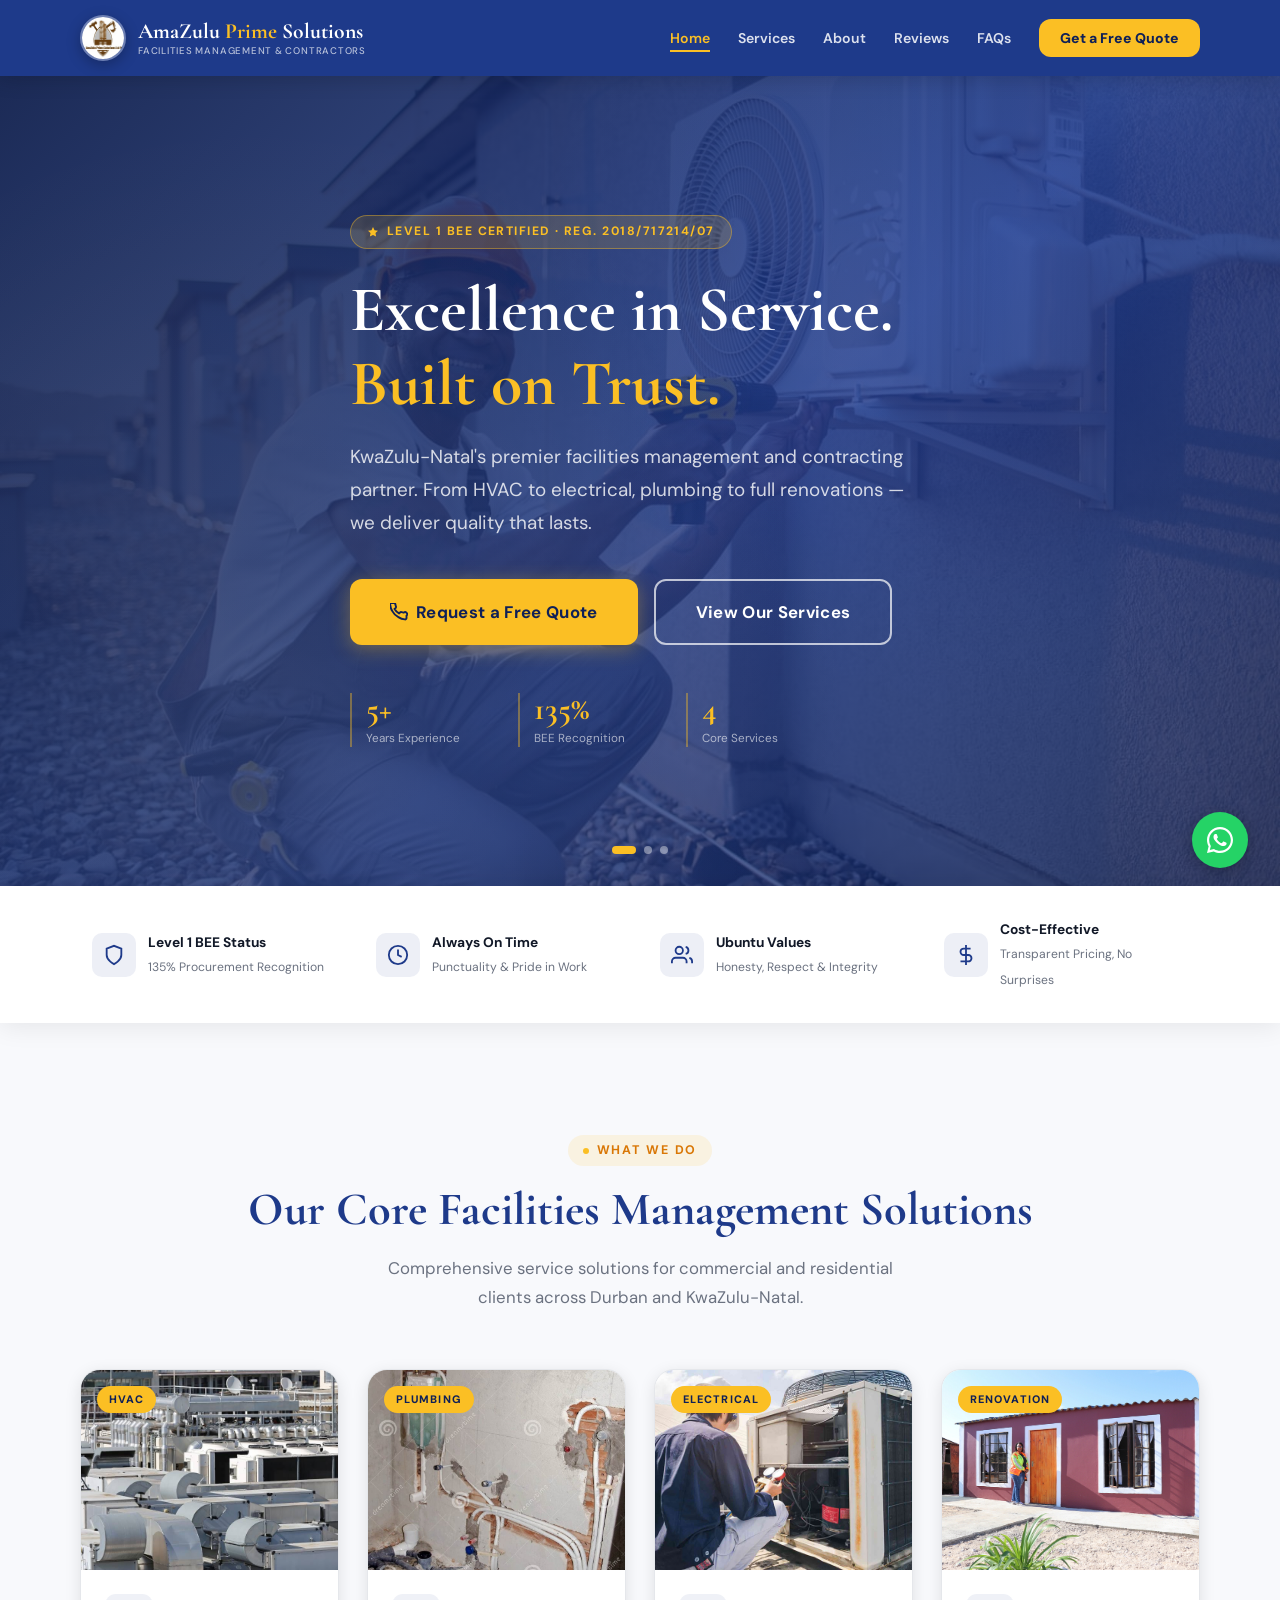
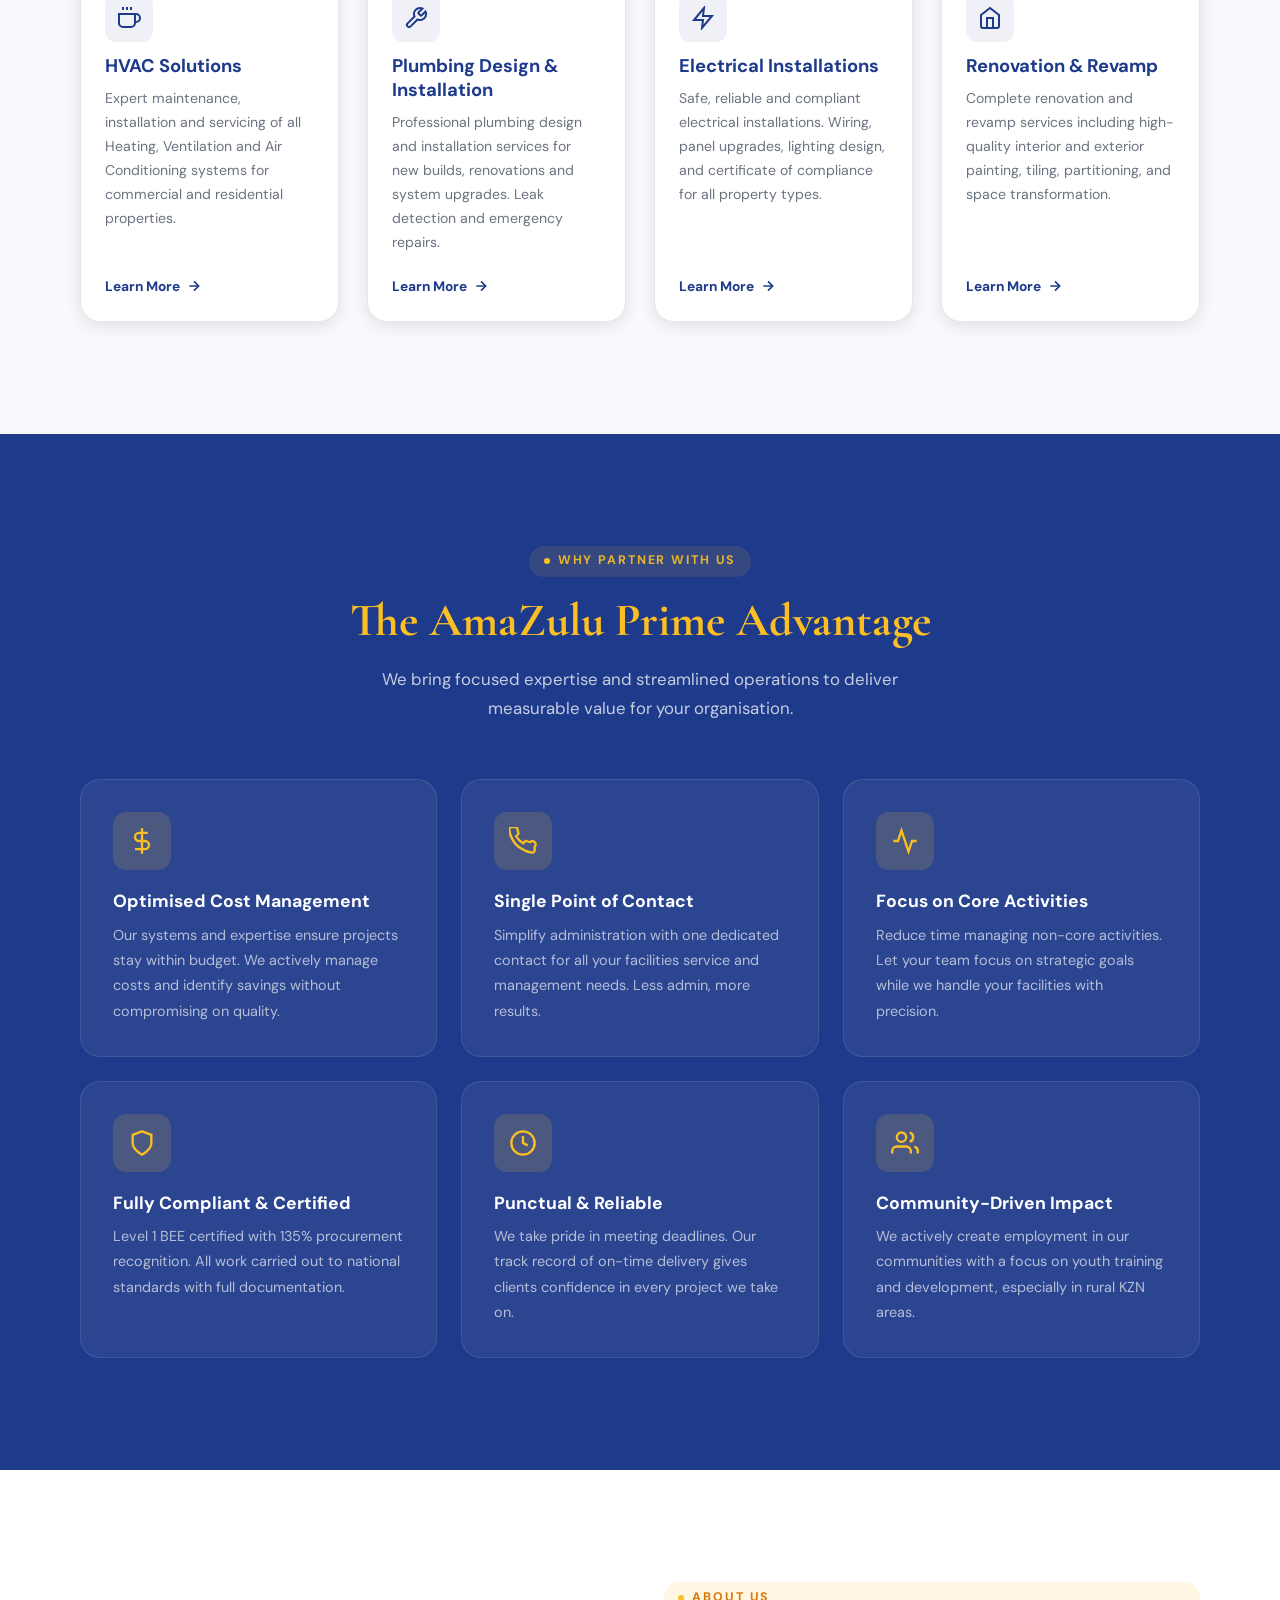
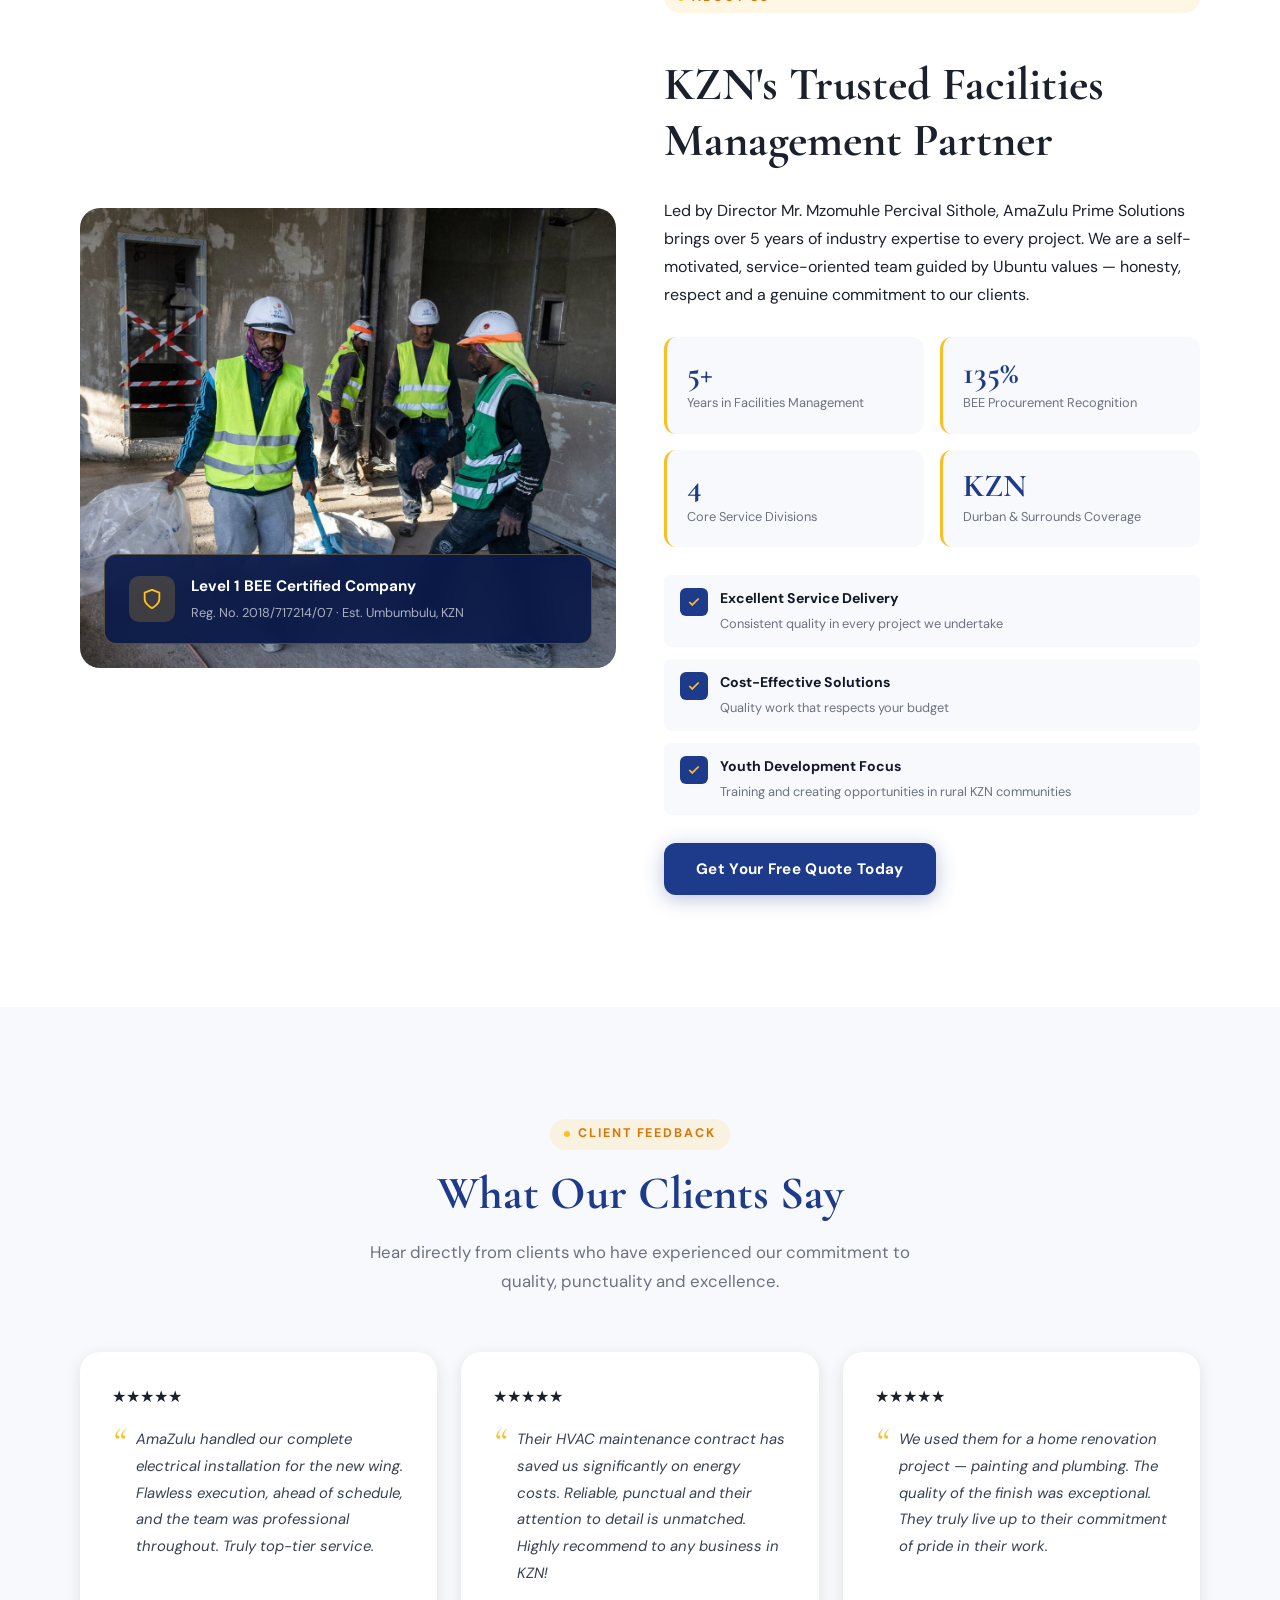
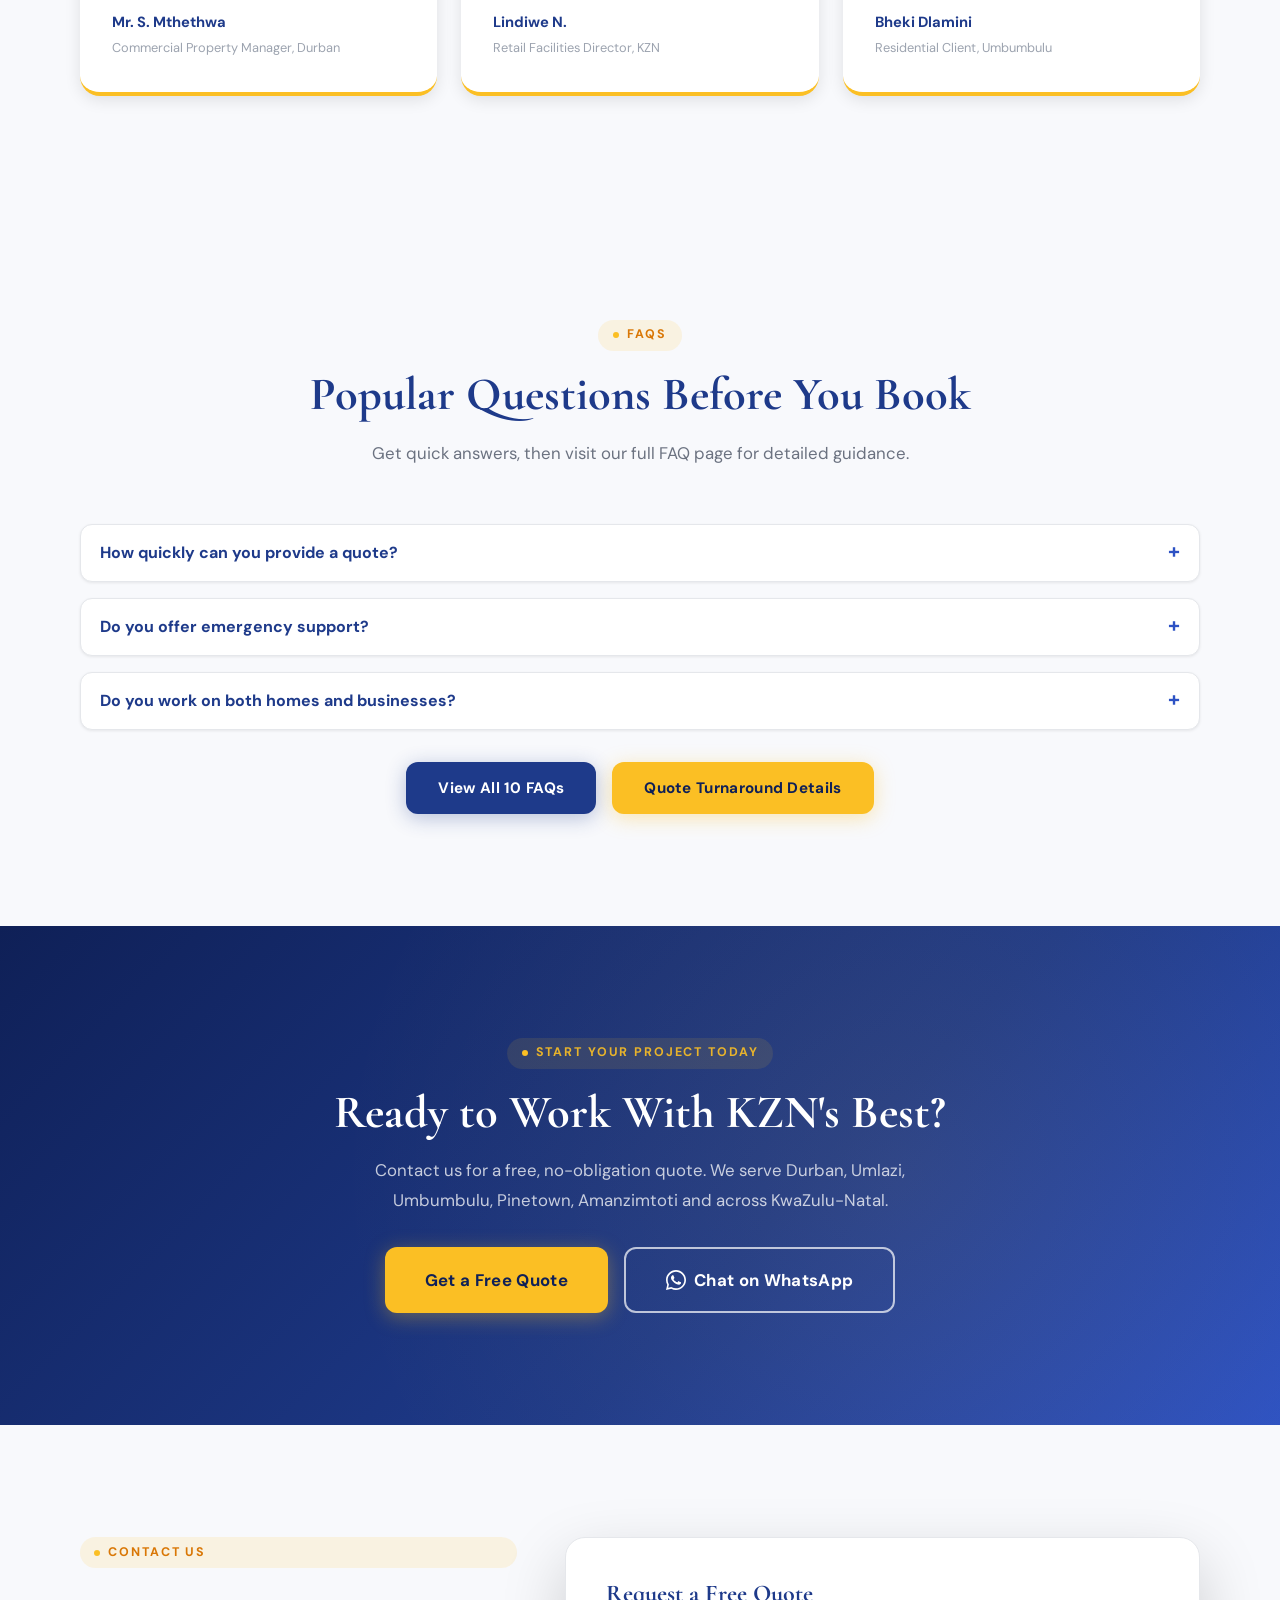
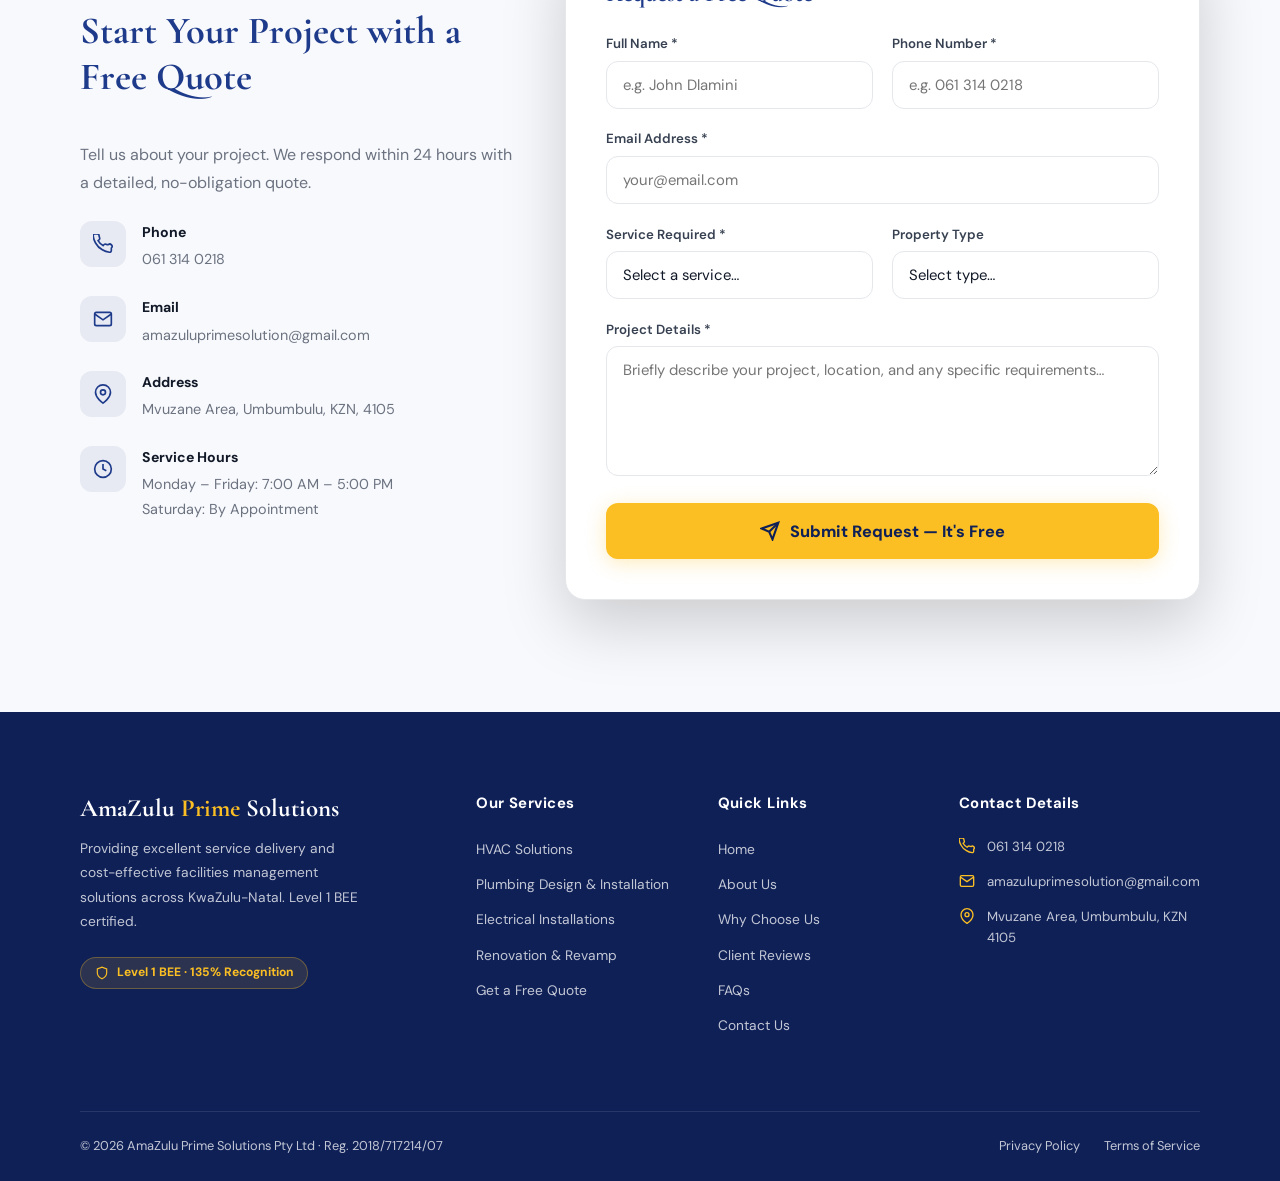
<file: index.html>
<!DOCTYPE html>
<html lang="en">
<head>
  <meta charset="UTF-8"/>
  <meta name="viewport" content="width=device-width,initial-scale=1.0"/>
  <title>AmaZulu Prime Solutions | Facilities Management & Contractors in Durban, KZN</title>
  <meta name="description" content="AmaZulu Prime Solutions — Level 1 BEE certified facilities management, electrical, plumbing, HVAC and renovation contractors serving Durban and KwaZulu-Natal. Get a free quote today."/>
  <meta name="keywords" content="facilities management Durban, contractor KZN, electrical installation Durban, plumbing KZN, HVAC Durban, renovations KZN, BEE contractor, AmaZulu Prime Solutions"/>
  <meta name="robots" content="index,follow,max-image-preview:large,max-snippet:-1,max-video-preview:-1"/>
  <meta name="googlebot" content="index,follow,max-image-preview:large,max-snippet:-1,max-video-preview:-1"/>
  <link rel="canonical" href="https://amazuluprimesolutions.co.za/"/>
  <meta property="og:title" content="AmaZulu Prime Solutions | Trusted Facilities Management & Contractors in KZN"/>
  <meta property="og:description" content="Professional contracting and facilities management for homes and businesses across Durban and KZN. Level 1 BEE Status. Free quotes available."/>
  <meta property="og:type" content="website"/>
  <meta property="og:url" content="https://amazuluprimesolutions.co.za/"/>
  <meta property="og:image" content="https://amazuluprimesolutions.co.za/images/work-1.jpg"/>
  <meta name="twitter:card" content="summary_large_image"/>
  <meta name="google-site-verification" content="V5KrcAIq7DN_tPFhkKhuPKaAt6vvtJr-VQNWkBUUmpY" />
  <link rel="preconnect" href="https://fonts.googleapis.com"/>
  <link rel="preconnect" href="https://fonts.gstatic.com" crossorigin/>
  <link href="https://fonts.googleapis.com/css2?family=Cormorant+Garamond:wght@600;700&family=DM+Sans:wght@400;500;600;700;800&display=swap" rel="stylesheet"/>
  <link rel="stylesheet" href="css/style.css"/>
  <link rel="icon" type="image/x-icon" href="images/favicon/favicon.ico"/>
  <link rel="icon" type="image/png" sizes="32x32" href="images/favicon/favicon-32x32.png"/>
  <link rel="icon" type="image/png" sizes="16x16" href="images/favicon/favicon-16x16.png"/>
  <link rel="apple-touch-icon" sizes="180x180" href="images/favicon/apple-touch-icon.png"/>
  <link rel="manifest" href="images/favicon/site.webmanifest"/>

  <script type="application/ld+json">
  {"@context":"https://schema.org","@type":["LocalBusiness","GeneralContractor"],"name":"AmaZulu Prime Solutions","url":"https://amazuluprimesolutions.co.za/","telephone":"+27-61-314-0218","email":"amazuluprimesolution@gmail.com","address":{"@type":"PostalAddress","streetAddress":"Mvuzane Area","addressLocality":"Umbumbulu","addressRegion":"KZN","postalCode":"4105","addressCountry":"ZA"},"priceRange":"$$","areaServed":["Durban","Umlazi","Umbumbulu","Pinetown","Amanzimtoti","KwaZulu-Natal"],"description":"AmaZulu Prime Solutions provides Level 1 BEE certified facilities management, electrical, plumbing, HVAC, and renovation services across KZN.","hasOfferCatalog":{"@type":"OfferCatalog","name":"Facilities Management Services","itemListElement":[{"@type":"Offer","itemOffered":{"@type":"Service","name":"HVAC Solutions"}},{"@type":"Offer","itemOffered":{"@type":"Service","name":"Plumbing Design & Installation"}},{"@type":"Offer","itemOffered":{"@type":"Service","name":"Electrical Installations"}},{"@type":"Offer","itemOffered":{"@type":"Service","name":"Renovation & Revamp"}}]}}
  </script>
  <script async src="https://www.googletagmanager.com/gtag/js?id=G-XXXXXXXXXX"></script>
  <script>
    window.dataLayer = window.dataLayer || [];
    function gtag(){dataLayer.push(arguments);}
    gtag('js', new Date());
    gtag('config', 'G-H8305ZGXCH');
  </script>
</head>
<body>

<!-- NAVIGATION -->
<header class="nav" role="banner">
  <div class="container nav-inner">
    <a href="index.html" class="nav-logo" aria-label="AmaZulu Prime Solutions Home">
      <img src="images/logo.jpeg" alt="AmaZulu Prime Solutions logo" class="nav-logo-img" loading="eager"/>
      <span class="nav-logo-text">
        AmaZulu <span>Prime</span> Solutions
        <small>Facilities Management &amp; Contractors</small>
      </span>
    </a>
    <nav class="nav-links" aria-label="Main navigation">
      <a href="index.html" class="active">Home</a>
      <a href="index.html#services">Services</a>
      <a href="index.html#about">About</a>
      <a href="index.html#reviews">Reviews</a>
      <a href="faq.html">FAQs</a>
      <a href="index.html#contact" class="nav-cta">Get a Free Quote</a>
    </nav>
    <button class="nav-hamburger" id="nav-hamburger" aria-label="Open menu" aria-expanded="false">
      <svg xmlns="http://www.w3.org/2000/svg" width="22" height="22" fill="none" viewBox="0 0 24 24" stroke="currentColor" stroke-width="2.5"><line x1="3" y1="6" x2="21" y2="6"/><line x1="3" y1="12" x2="21" y2="12"/><line x1="3" y1="18" x2="21" y2="18"/></svg>
    </button>
  </div>
</header>

<!-- MOBILE MENU -->
<div class="overlay" id="nav-overlay" aria-hidden="true"></div>
<div class="mobile-menu" id="mobile-menu" role="dialog" aria-label="Mobile navigation">
  <div class="mobile-menu-header">
    <span class="mobile-menu-logo">
      <img src="images/logo.jpeg" alt="AmaZulu Prime Solutions logo" class="mobile-logo-img" loading="lazy"/>
      <span>AmaZulu <span>Prime</span></span>
    </span>
    <button class="mobile-close" id="mobile-close" aria-label="Close menu">
      <svg xmlns="http://www.w3.org/2000/svg" width="20" height="20" fill="none" viewBox="0 0 24 24" stroke="currentColor" stroke-width="2.5"><line x1="18" y1="6" x2="6" y2="18"/><line x1="6" y1="6" x2="18" y2="18"/></svg>
    </button>
  </div>
  <nav class="mobile-nav-links" aria-label="Mobile navigation">
    <a href="index.html">🏠 Home</a>
    <a href="hvac.html">❄️ HVAC Solutions</a>
    <a href="plumbing.html">🔧 Plumbing</a>
    <a href="electrical.html">⚡ Electrical</a>
    <a href="renovation.html">🏗️ Renovation</a>
    <a href="index.html#about">👥 About Us</a>
    <a href="index.html#reviews">⭐ Reviews</a>
    <a href="faq.html">❓ FAQs</a>
  </nav>
  <a href="index.html#contact" class="mobile-nav-cta">Get a Free Quote →</a>
</div>

<main>

<!-- HERO -->
<section class="hero" id="home" aria-label="Homepage hero">
  <div class="hero-slides" aria-hidden="true">
    <div class="hero-slide active"><img src="images/work-1.jpg" alt="HVAC installation project by AmaZulu Prime Solutions" loading="eager"/></div>
    <div class="hero-slide"><img src="images/work-2.jpg" alt="Interior renovation and painting work" loading="lazy"/></div>
    <div class="hero-slide"><img src="images/work-3.jpg" alt="Electrical installation project" loading="lazy"/></div>
  </div>
  <div class="hero-overlay" aria-hidden="true"></div>
  <div class="hero-pattern" aria-hidden="true"></div>
  <div class="container">
    <div class="hero-content">
      <div class="hero-badge animate-fade">
        <svg xmlns="http://www.w3.org/2000/svg" width="12" height="12" viewBox="0 0 24 24" fill="currentColor"><path d="M12 2l3.09 6.26L22 9.27l-5 4.87 1.18 6.88L12 17.77l-6.18 3.25L7 14.14 2 9.27l6.91-1.01L12 2z"/></svg>
        Level 1 BEE Certified · Reg. 2018/717214/07
      </div>
      <h1 class="hero-title animate-up">
        Excellence in Service.<br><span class="accent">Built on Trust.</span>
      </h1>
      <p class="hero-subtitle animate-up delay-1">
        KwaZulu-Natal's premier facilities management and contracting partner. From HVAC to electrical, plumbing to full renovations — we deliver quality that lasts.
      </p>
      <div class="hero-buttons animate-up delay-2">
        <a href="#contact" class="btn btn-primary btn-lg">
          <svg xmlns="http://www.w3.org/2000/svg" width="18" height="18" fill="none" viewBox="0 0 24 24" stroke="currentColor" stroke-width="2.5"><path d="M22 16.92v3a2 2 0 01-2.18 2 19.79 19.79 0 01-8.63-3.07A19.5 19.5 0 013.07 10.8 19.79 19.79 0 01.22 2.18 2 2 0 012.22 0h3a2 2 0 012 1.72c.127.96.361 1.903.7 2.81a2 2 0 01-.45 2.11L6.09 7.91a16 16 0 006 6l1.27-1.27a2 2 0 012.11-.45c.907.339 1.85.573 2.81.7A2 2 0 0122 16.92z"/></svg>
          Request a Free Quote
        </a>
        <a href="#services" class="btn btn-outline btn-lg">View Our Services</a>
      </div>
      <div class="hero-stats animate-up delay-3">
        <div class="hero-stat-item">
          <div class="hero-stat-num">5+</div>
          <div class="hero-stat-label">Years Experience</div>
        </div>
        <div class="hero-stat-item">
          <div class="hero-stat-num">135%</div>
          <div class="hero-stat-label">BEE Recognition</div>
        </div>
        <div class="hero-stat-item">
          <div class="hero-stat-num">4</div>
          <div class="hero-stat-label">Core Services</div>
        </div>
      </div>
    </div>
  </div>
  <div class="hero-dots" aria-label="Slideshow navigation">
    <button class="hero-dot active" aria-label="Slide 1"></button>
    <button class="hero-dot" aria-label="Slide 2"></button>
    <button class="hero-dot" aria-label="Slide 3"></button>
  </div>
</section>

<!-- TRUST BAR -->
<div class="trust-bar" aria-label="Company credentials">
  <div class="container">
    <div class="trust-bar-inner">
      <div class="trust-item animate-up">
        <div class="trust-icon"><svg xmlns="http://www.w3.org/2000/svg" width="22" height="22" fill="none" viewBox="0 0 24 24" stroke="currentColor" stroke-width="2"><path d="M12 22s8-4 8-10V5l-8-3-8 3v7c0 6 8 10 8 10z"/></svg></div>
        <div class="trust-text"><strong>Level 1 BEE Status</strong><span>135% Procurement Recognition</span></div>
      </div>
      <div class="trust-item animate-up delay-1">
        <div class="trust-icon"><svg xmlns="http://www.w3.org/2000/svg" width="22" height="22" fill="none" viewBox="0 0 24 24" stroke="currentColor" stroke-width="2"><circle cx="12" cy="12" r="10"/><polyline points="12 6 12 12 16 14"/></svg></div>
        <div class="trust-text"><strong>Always On Time</strong><span>Punctuality & Pride in Work</span></div>
      </div>
      <div class="trust-item animate-up delay-2">
        <div class="trust-icon"><svg xmlns="http://www.w3.org/2000/svg" width="22" height="22" fill="none" viewBox="0 0 24 24" stroke="currentColor" stroke-width="2"><path d="M17 21v-2a4 4 0 00-4-4H5a4 4 0 00-4 4v2"/><circle cx="9" cy="7" r="4"/><path d="M23 21v-2a4 4 0 00-3-3.87"/><path d="M16 3.13a4 4 0 010 7.75"/></svg></div>
        <div class="trust-text"><strong>Ubuntu Values</strong><span>Honesty, Respect & Integrity</span></div>
      </div>
      <div class="trust-item animate-up delay-3">
        <div class="trust-icon"><svg xmlns="http://www.w3.org/2000/svg" width="22" height="22" fill="none" viewBox="0 0 24 24" stroke="currentColor" stroke-width="2"><line x1="12" y1="1" x2="12" y2="23"/><path d="M17 5H9.5a3.5 3.5 0 000 7h5a3.5 3.5 0 010 7H6"/></svg></div>
        <div class="trust-text"><strong>Cost-Effective</strong><span>Transparent Pricing, No Surprises</span></div>
      </div>
    </div>
  </div>
</div>

<!-- SERVICES -->
<section class="section services-section" id="services" aria-labelledby="services-heading">
  <div class="container">
    <div class="section-header text-center animate-up">
      <div class="section-label">What We Do</div>
      <h2 id="services-heading" class="section-title">Our Core Facilities Management Solutions</h2>
      <p class="section-desc">Comprehensive service solutions for commercial and residential clients across Durban and KwaZulu-Natal.</p>
    </div>
    <div class="services-grid">
      <article class="service-card animate-up">
        <div class="service-card-img">
          <img src="images/hvac.jpg" alt="HVAC air conditioning installation and maintenance in Durban" loading="lazy"/>
          <span class="service-card-badge">HVAC</span>
        </div>
        <div class="service-card-body">
          <div class="service-card-icon">
            <svg xmlns="http://www.w3.org/2000/svg" width="24" height="24" fill="none" viewBox="0 0 24 24" stroke="currentColor" stroke-width="2"><path d="M18 8h1a4 4 0 010 8h-1"/><path d="M2 8h16v9a4 4 0 01-4 4H6a4 4 0 01-4-4V8z"/><line x1="6" y1="1" x2="6" y2="4"/><line x1="10" y1="1" x2="10" y2="4"/><line x1="14" y1="1" x2="14" y2="4"/></svg>
          </div>
          <h3 class="service-card-title">HVAC Solutions</h3>
          <p class="service-card-desc">Expert maintenance, installation and servicing of all Heating, Ventilation and Air Conditioning systems for commercial and residential properties.</p>
          <a href="hvac.html" class="service-card-link">
            Learn More
            <svg xmlns="http://www.w3.org/2000/svg" width="16" height="16" fill="none" viewBox="0 0 24 24" stroke="currentColor" stroke-width="2.5"><line x1="5" y1="12" x2="19" y2="12"/><polyline points="12 5 19 12 12 19"/></svg>
          </a>
        </div>
      </article>
      <article class="service-card animate-up delay-1">
        <div class="service-card-img">
          <img src="images/plumbing.jpg" alt="Professional plumbing design and installation in KZN" loading="lazy"/>
          <span class="service-card-badge">Plumbing</span>
        </div>
        <div class="service-card-body">
          <div class="service-card-icon">
            <svg xmlns="http://www.w3.org/2000/svg" width="24" height="24" fill="none" viewBox="0 0 24 24" stroke="currentColor" stroke-width="2"><path d="M14.7 6.3a1 1 0 000 1.4l1.6 1.6a1 1 0 001.4 0l3.77-3.77a6 6 0 01-7.94 7.94l-6.91 6.91a2.12 2.12 0 01-3-3l6.91-6.91a6 6 0 017.94-7.94l-3.76 3.76z"/></svg>
          </div>
          <h3 class="service-card-title">Plumbing Design & Installation</h3>
          <p class="service-card-desc">Professional plumbing design and installation services for new builds, renovations and system upgrades. Leak detection and emergency repairs.</p>
          <a href="plumbing.html" class="service-card-link">
            Learn More
            <svg xmlns="http://www.w3.org/2000/svg" width="16" height="16" fill="none" viewBox="0 0 24 24" stroke="currentColor" stroke-width="2.5"><line x1="5" y1="12" x2="19" y2="12"/><polyline points="12 5 19 12 12 19"/></svg>
          </a>
        </div>
      </article>
      <article class="service-card animate-up delay-2">
        <div class="service-card-img">
          <img src="images/electrical.jpg" alt="Safe electrical installation and wiring in Durban KZN" loading="lazy"/>
          <span class="service-card-badge">Electrical</span>
        </div>
        <div class="service-card-body">
          <div class="service-card-icon">
            <svg xmlns="http://www.w3.org/2000/svg" width="24" height="24" fill="none" viewBox="0 0 24 24" stroke="currentColor" stroke-width="2"><polygon points="13 2 3 14 12 14 11 22 21 10 12 10 13 2"/></svg>
          </div>
          <h3 class="service-card-title">Electrical Installations</h3>
          <p class="service-card-desc">Safe, reliable and compliant electrical installations. Wiring, panel upgrades, lighting design, and certificate of compliance for all property types.</p>
          <a href="electrical.html" class="service-card-link">
            Learn More
            <svg xmlns="http://www.w3.org/2000/svg" width="16" height="16" fill="none" viewBox="0 0 24 24" stroke="currentColor" stroke-width="2.5"><line x1="5" y1="12" x2="19" y2="12"/><polyline points="12 5 19 12 12 19"/></svg>
          </a>
        </div>
      </article>
      <article class="service-card animate-up delay-3">
        <div class="service-card-img">
          <img src="images/renovation.jpg" alt="Professional renovation and painting services in KZN" loading="lazy"/>
          <span class="service-card-badge">Renovation</span>
        </div>
        <div class="service-card-body">
          <div class="service-card-icon">
            <svg xmlns="http://www.w3.org/2000/svg" width="24" height="24" fill="none" viewBox="0 0 24 24" stroke="currentColor" stroke-width="2"><path d="M3 9l9-7 9 7v11a2 2 0 01-2 2H5a2 2 0 01-2-2z"/><polyline points="9 22 9 12 15 12 15 22"/></svg>
          </div>
          <h3 class="service-card-title">Renovation & Revamp</h3>
          <p class="service-card-desc">Complete renovation and revamp services including high-quality interior and exterior painting, tiling, partitioning, and space transformation.</p>
          <a href="renovation.html" class="service-card-link">
            Learn More
            <svg xmlns="http://www.w3.org/2000/svg" width="16" height="16" fill="none" viewBox="0 0 24 24" stroke="currentColor" stroke-width="2.5"><line x1="5" y1="12" x2="19" y2="12"/><polyline points="12 5 19 12 12 19"/></svg>
          </a>
        </div>
      </article>
    </div>
  </div>
</section>

<!-- WHY CHOOSE US -->
<section class="section why-section" id="benefits" aria-labelledby="why-heading">
  <div class="container">
    <div class="section-header text-center animate-up">
      <div class="section-label" style="color:rgba(251,191,36,.9);background:rgba(251,191,36,.1);">Why Partner With Us</div>
      <h2 id="why-heading" class="section-title">The AmaZulu Prime Advantage</h2>
      <p class="section-desc">We bring focused expertise and streamlined operations to deliver measurable value for your organisation.</p>
    </div>
    <div class="why-grid">
      <div class="why-card animate-up">
        <div class="why-icon"><svg xmlns="http://www.w3.org/2000/svg" width="28" height="28" fill="none" viewBox="0 0 24 24" stroke="currentColor" stroke-width="2"><line x1="12" y1="1" x2="12" y2="23"/><path d="M17 5H9.5a3.5 3.5 0 000 7h5a3.5 3.5 0 010 7H6"/></svg></div>
        <h3>Optimised Cost Management</h3>
        <p>Our systems and expertise ensure projects stay within budget. We actively manage costs and identify savings without compromising on quality.</p>
      </div>
      <div class="why-card animate-up delay-1">
        <div class="why-icon"><svg xmlns="http://www.w3.org/2000/svg" width="28" height="28" fill="none" viewBox="0 0 24 24" stroke="currentColor" stroke-width="2"><path d="M22 16.92v3a2 2 0 01-2.18 2 19.79 19.79 0 01-8.63-3.07A19.5 19.5 0 013.07 10.8 19.79 19.79 0 01.22 2.18 2 2 0 012.22 0h3a2 2 0 012 1.72c.127.96.361 1.903.7 2.81a2 2 0 01-.45 2.11L6.09 7.91a16 16 0 006 6l1.27-1.27a2 2 0 012.11-.45c.907.339 1.85.573 2.81.7A2 2 0 0122 16.92z"/></svg></div>
        <h3>Single Point of Contact</h3>
        <p>Simplify administration with one dedicated contact for all your facilities service and management needs. Less admin, more results.</p>
      </div>
      <div class="why-card animate-up delay-2">
        <div class="why-icon"><svg xmlns="http://www.w3.org/2000/svg" width="28" height="28" fill="none" viewBox="0 0 24 24" stroke="currentColor" stroke-width="2"><polyline points="22 12 18 12 15 21 9 3 6 12 2 12"/></svg></div>
        <h3>Focus on Core Activities</h3>
        <p>Reduce time managing non-core activities. Let your team focus on strategic goals while we handle your facilities with precision.</p>
      </div>
      <div class="why-card animate-up delay-3">
        <div class="why-icon"><svg xmlns="http://www.w3.org/2000/svg" width="28" height="28" fill="none" viewBox="0 0 24 24" stroke="currentColor" stroke-width="2"><path d="M12 22s8-4 8-10V5l-8-3-8 3v7c0 6 8 10 8 10z"/></svg></div>
        <h3>Fully Compliant & Certified</h3>
        <p>Level 1 BEE certified with 135% procurement recognition. All work carried out to national standards with full documentation.</p>
      </div>
      <div class="why-card animate-up delay-4">
        <div class="why-icon"><svg xmlns="http://www.w3.org/2000/svg" width="28" height="28" fill="none" viewBox="0 0 24 24" stroke="currentColor" stroke-width="2"><circle cx="12" cy="12" r="10"/><polyline points="12 6 12 12 16 14"/></svg></div>
        <h3>Punctual & Reliable</h3>
        <p>We take pride in meeting deadlines. Our track record of on-time delivery gives clients confidence in every project we take on.</p>
      </div>
      <div class="why-card animate-up delay-5">
        <div class="why-icon"><svg xmlns="http://www.w3.org/2000/svg" width="28" height="28" fill="none" viewBox="0 0 24 24" stroke="currentColor" stroke-width="2"><path d="M17 21v-2a4 4 0 00-4-4H5a4 4 0 00-4 4v2"/><circle cx="9" cy="7" r="4"/><path d="M23 21v-2a4 4 0 00-3-3.87"/><path d="M16 3.13a4 4 0 010 7.75"/></svg></div>
        <h3>Community-Driven Impact</h3>
        <p>We actively create employment in our communities with a focus on youth training and development, especially in rural KZN areas.</p>
      </div>
    </div>
  </div>
</section>

<!-- ABOUT -->
<section class="section about-section" id="about" aria-labelledby="about-heading">
  <div class="container">
    <div class="about-2col">
      <div class="about-img-wrapper animate-fade">
        <img src="images/about-team-2.jpg" alt="AmaZulu Prime Solutions team on-site in KwaZulu-Natal" loading="lazy"/>
        <div class="about-img-badge">
          <div class="about-img-badge-icon">
            <svg xmlns="http://www.w3.org/2000/svg" width="22" height="22" fill="none" viewBox="0 0 24 24" stroke="currentColor" stroke-width="2"><path d="M12 22s8-4 8-10V5l-8-3-8 3v7c0 6 8 10 8 10z"/></svg>
          </div>
          <div>
            <strong>Level 1 BEE Certified Company</strong>
            <span>Reg. No. 2018/717214/07 · Est. Umbumbulu, KZN</span>
          </div>
        </div>
      </div>
      <div class="about-content animate-up">
        <div class="section-label">About Us</div>
        <h2 id="about-heading">KZN's Trusted Facilities Management Partner</h2>
        <p>Led by Director Mr. Mzomuhle Percival Sithole, AmaZulu Prime Solutions brings over 5 years of industry expertise to every project. We are a self-motivated, service-oriented team guided by Ubuntu values — honesty, respect and a genuine commitment to our clients.</p>
        <div class="about-stat-grid">
          <div class="about-stat"><div class="about-stat-num">5+</div><div class="about-stat-label">Years in Facilities Management</div></div>
          <div class="about-stat"><div class="about-stat-num">135%</div><div class="about-stat-label">BEE Procurement Recognition</div></div>
          <div class="about-stat"><div class="about-stat-num">4</div><div class="about-stat-label">Core Service Divisions</div></div>
          <div class="about-stat"><div class="about-stat-num">KZN</div><div class="about-stat-label">Durban & Surrounds Coverage</div></div>
        </div>
        <div class="about-features">
          <div class="about-feature">
            <div class="about-feature-icon"><svg xmlns="http://www.w3.org/2000/svg" width="14" height="14" fill="none" viewBox="0 0 24 24" stroke="currentColor" stroke-width="3"><polyline points="20 6 9 17 4 12"/></svg></div>
            <div><strong>Excellent Service Delivery</strong><span>Consistent quality in every project we undertake</span></div>
          </div>
          <div class="about-feature">
            <div class="about-feature-icon"><svg xmlns="http://www.w3.org/2000/svg" width="14" height="14" fill="none" viewBox="0 0 24 24" stroke="currentColor" stroke-width="3"><polyline points="20 6 9 17 4 12"/></svg></div>
            <div><strong>Cost-Effective Solutions</strong><span>Quality work that respects your budget</span></div>
          </div>
          <div class="about-feature">
            <div class="about-feature-icon"><svg xmlns="http://www.w3.org/2000/svg" width="14" height="14" fill="none" viewBox="0 0 24 24" stroke="currentColor" stroke-width="3"><polyline points="20 6 9 17 4 12"/></svg></div>
            <div><strong>Youth Development Focus</strong><span>Training and creating opportunities in rural KZN communities</span></div>
          </div>
        </div>
        <div>
          <a href="index.html#contact" class="btn btn-blue">Get Your Free Quote Today</a>
        </div>
      </div>
    </div>
  </div>
</section>

<!-- TESTIMONIALS -->
<section class="section testimonials-section" id="reviews" aria-labelledby="reviews-heading">
  <div class="container">
    <div class="section-header text-center animate-up">
      <div class="section-label">Client Feedback</div>
      <h2 id="reviews-heading" class="section-title">What Our Clients Say</h2>
      <p class="section-desc">Hear directly from clients who have experienced our commitment to quality, punctuality and excellence.</p>
    </div>
    <div class="reviews-grid">
      <div class="testimonial-card animate-up">
        <div class="stars">★★★★★</div>
        <p class="testimonial-quote">AmaZulu handled our complete electrical installation for the new wing. Flawless execution, ahead of schedule, and the team was professional throughout. Truly top-tier service.</p>
        <div class="testimonial-author"><strong>Mr. S. Mthethwa</strong><span>Commercial Property Manager, Durban</span></div>
      </div>
      <div class="testimonial-card animate-up delay-1">
        <div class="stars">★★★★★</div>
        <p class="testimonial-quote">Their HVAC maintenance contract has saved us significantly on energy costs. Reliable, punctual and their attention to detail is unmatched. Highly recommend to any business in KZN!</p>
        <div class="testimonial-author"><strong>Lindiwe N.</strong><span>Retail Facilities Director, KZN</span></div>
      </div>
      <div class="testimonial-card animate-up delay-2">
        <div class="stars">★★★★★</div>
        <p class="testimonial-quote">We used them for a home renovation project — painting and plumbing. The quality of the finish was exceptional. They truly live up to their commitment of pride in their work.</p>
        <div class="testimonial-author"><strong>Bheki Dlamini</strong><span>Residential Client, Umbumbulu</span></div>
      </div>
    </div>
  </div>
</section>

<section class="section faq-preview" aria-labelledby="faq-preview-heading">
  <div class="container">
    <div class="section-header text-center animate-up">
      <div class="section-label">FAQs</div>
      <h2 id="faq-preview-heading" class="section-title">Popular Questions Before You Book</h2>
      <p class="section-desc">Get quick answers, then visit our full FAQ page for detailed guidance.</p>
    </div>
    <div class="faq-list faq-preview-list">
      <details class="faq-item animate-up">
        <summary>How quickly can you provide a quote?</summary>
        <p>We usually respond within 24 hours. Urgent requests can be prioritized the same day.</p>
      </details>
      <details class="faq-item animate-up delay-1">
        <summary>Do you offer emergency support?</summary>
        <p>Yes, we assist with urgent plumbing, HVAC, and electrical issues across Durban and surrounding areas.</p>
      </details>
      <details class="faq-item animate-up delay-2">
        <summary>Do you work on both homes and businesses?</summary>
        <p>Absolutely. We service residential, commercial, and mixed-use projects throughout KwaZulu-Natal.</p>
      </details>
    </div>
    <div class="cta-buttons animate-up" style="margin-top:2rem;">
      <a href="faq.html" class="btn btn-blue">View All 10 FAQs</a>
      <a href="faq.html#quote-time" class="btn btn-primary">Quote Turnaround Details</a>
    </div>
  </div>
</section>


<!-- CTA BAND -->
<section class="section cta-section" aria-label="Call to action">
  <div class="container">
    <div class="section-label animate-up" style="color:rgba(251,191,36,.9);background:rgba(251,191,36,.1);margin:0 auto 1rem;">Start Your Project Today</div>
    <h2 class="animate-up">Ready to Work With KZN's Best?</h2>
    <p class="animate-up delay-1">Contact us for a free, no-obligation quote. We serve Durban, Umlazi, Umbumbulu, Pinetown, Amanzimtoti and across KwaZulu-Natal.</p>
    <div class="cta-buttons animate-up delay-2">
      <a href="#contact" class="btn btn-primary btn-lg">Get a Free Quote</a>
      <a href="https://wa.me/27613140218?text=Hello%20AmaZulu%20Prime%20Solutions%2C%20I%20need%20a%20quote%20for..." target="_blank" rel="noopener" class="btn btn-outline btn-lg">
        <svg xmlns="http://www.w3.org/2000/svg" width="20" height="20" viewBox="0 0 24 24" fill="currentColor"><path d="M17.472 14.382c-.297-.149-1.758-.867-2.03-.967-.273-.099-.471-.148-.67.15-.197.297-.767.966-.94 1.164-.173.199-.347.223-.644.075-.297-.15-1.255-.463-2.39-1.475-.883-.788-1.48-1.761-1.653-2.059-.173-.297-.018-.458.13-.606.134-.133.298-.347.446-.52.149-.174.198-.298.298-.497.099-.198.05-.371-.025-.52-.075-.149-.669-1.612-.916-2.207-.242-.579-.487-.5-.669-.51-.173-.008-.371-.01-.57-.01-.198 0-.52.074-.792.372-.272.297-1.04 1.016-1.04 2.479 0 1.462 1.065 2.875 1.213 3.074.149.198 2.096 3.2 5.077 4.487.709.306 1.262.489 1.694.625.712.227 1.36.195 1.871.118.571-.085 1.758-.719 2.006-1.413.248-.694.248-1.289.173-1.413-.074-.124-.272-.198-.57-.347z"/><path d="M12 0C5.373 0 0 5.373 0 12c0 2.124.554 4.118 1.525 5.847L0 24l6.335-1.492C8.012 23.468 9.978 24 12 24c6.627 0 12-5.373 12-12S18.627 0 12 0zm0 22c-1.89 0-3.663-.497-5.192-1.367l-.372-.22-3.862.91.978-3.783-.242-.39A9.952 9.952 0 012 12C2 6.477 6.477 2 12 2s10 4.477 10 10-4.477 10-10 10z"/></svg>
        Chat on WhatsApp
      </a>
    </div>
  </div>
</section>

<!-- CONTACT -->
<section class="section contact-section" id="contact" aria-labelledby="contact-heading">
  <div class="container">
    <div class="contact-grid">
      <div class="contact-info animate-up">
        <div class="section-label">Contact Us</div>
        <h2 id="contact-heading" class="section-title" style="font-size:clamp(1.8rem,3.5vw,2.4rem);">Start Your Project with a Free Quote</h2>
        <p style="color:var(--gray-500)">Tell us about your project. We respond within 24 hours with a detailed, no-obligation quote.</p>
        <div class="contact-detail">
          <div class="contact-detail-icon"><svg xmlns="http://www.w3.org/2000/svg" width="20" height="20" fill="none" viewBox="0 0 24 24" stroke="currentColor" stroke-width="2"><path d="M22 16.92v3a2 2 0 01-2.18 2 19.79 19.79 0 01-8.63-3.07A19.5 19.5 0 013.07 10.8 19.79 19.79 0 01.22 2.18 2 2 0 012.22 0h3a2 2 0 012 1.72c.127.96.361 1.903.7 2.81a2 2 0 01-.45 2.11L6.09 7.91a16 16 0 006 6l1.27-1.27a2 2 0 012.11-.45c.907.339 1.85.573 2.81.7A2 2 0 0122 16.92z"/></svg></div>
          <div><strong>Phone</strong><a href="tel:+27613140218">061 314 0218</a></div>
        </div>
        <div class="contact-detail">
          <div class="contact-detail-icon"><svg xmlns="http://www.w3.org/2000/svg" width="20" height="20" fill="none" viewBox="0 0 24 24" stroke="currentColor" stroke-width="2"><path d="M4 4h16c1.1 0 2 .9 2 2v12c0 1.1-.9 2-2 2H4c-1.1 0-2-.9-2-2V6c0-1.1.9-2 2-2z"/><polyline points="22,6 12,13 2,6"/></svg></div>
          <div><strong>Email</strong><a href="mailto:amazuluprimesolution@gmail.com">amazuluprimesolution@gmail.com</a></div>
        </div>
        <div class="contact-detail">
          <div class="contact-detail-icon"><svg xmlns="http://www.w3.org/2000/svg" width="20" height="20" fill="none" viewBox="0 0 24 24" stroke="currentColor" stroke-width="2"><path d="M21 10c0 7-9 13-9 13s-9-6-9-13a9 9 0 0118 0z"/><circle cx="12" cy="10" r="3"/></svg></div>
          <div><strong>Address</strong><p>Mvuzane Area, Umbumbulu, KZN, 4105</p></div>
        </div>
        <div class="contact-detail">
          <div class="contact-detail-icon"><svg xmlns="http://www.w3.org/2000/svg" width="20" height="20" fill="none" viewBox="0 0 24 24" stroke="currentColor" stroke-width="2"><circle cx="12" cy="12" r="10"/><polyline points="12 6 12 12 16 14"/></svg></div>
          <div><strong>Service Hours</strong><p>Monday – Friday: 7:00 AM – 5:00 PM<br/>Saturday: By Appointment</p></div>
        </div>
      </div>
      <div class="contact-form-wrap animate-up delay-2">
        <h3 style="color:var(--blue);margin-bottom:1.5rem;font-family:var(--font-display);font-size:1.5rem;">Request a Free Quote</h3>
        <form name="quote-request" method="POST" data-netlify="true" netlify-honeypot="bot-field" action="thank-you.html">
          <input type="hidden" name="form-name" value="quote-request"/>
          <input type="hidden" name="bot-field" style="display:none"/>
          <div class="form-row">
            <div class="form-group">
              <label class="form-label" for="name">Full Name *</label>
              <input class="form-input" type="text" id="name" name="name" placeholder="e.g. John Dlamini" required/>
            </div>
            <div class="form-group">
              <label class="form-label" for="phone">Phone Number *</label>
              <input class="form-input" type="tel" id="phone" name="phone" placeholder="e.g. 061 314 0218" required/>
            </div>
          </div>
          <div class="form-group">
            <label class="form-label" for="email">Email Address *</label>
            <input class="form-input" type="email" id="email" name="email" placeholder="your@email.com" required/>
          </div>
          <div class="form-row">
            <div class="form-group">
              <label class="form-label" for="service">Service Required *</label>
              <select class="form-input" id="service" name="service" required>
                <option value="">Select a service…</option>
                <option value="hvac">HVAC (Maintenance / Installation)</option>
                <option value="plumbing">Plumbing (Design / Installation)</option>
                <option value="electrical">Electrical Installation</option>
                <option value="renovation">Renovation &amp; Painting</option>
                <option value="general">General Facilities Query</option>
              </select>
            </div>
            <div class="form-group">
              <label class="form-label" for="property-type">Property Type</label>
              <select class="form-input" id="property-type" name="property-type">
                <option value="">Select type…</option>
                <option value="residential">Residential</option>
                <option value="commercial">Commercial</option>
                <option value="industrial">Industrial</option>
              </select>
            </div>
          </div>
          <div class="form-group">
            <label class="form-label" for="message">Project Details *</label>
            <textarea class="form-input" id="message" name="message" rows="4" placeholder="Briefly describe your project, location, and any specific requirements…" required></textarea>
          </div>
          <button type="submit" class="form-submit">
            <svg xmlns="http://www.w3.org/2000/svg" width="20" height="20" fill="none" viewBox="0 0 24 24" stroke="currentColor" stroke-width="2.5"><line x1="22" y1="2" x2="11" y2="13"/><polygon points="22 2 15 22 11 13 2 9 22 2"/></svg>
            Submit Request — It's Free
          </button>
        </form>
      </div>
    </div>
  </div>
</section>

</main>

<!-- FOOTER -->
<footer class="footer" role="contentinfo">
  <div class="container">
    <div class="footer-top">
      <div class="footer-brand">
        <h3>AmaZulu <span>Prime</span> Solutions</h3>
        <p>Providing excellent service delivery and cost-effective facilities management solutions across KwaZulu-Natal. Level 1 BEE certified.</p>
        <span class="footer-badge">
          <svg xmlns="http://www.w3.org/2000/svg" width="14" height="14" fill="none" viewBox="0 0 24 24" stroke="currentColor" stroke-width="2"><path d="M12 22s8-4 8-10V5l-8-3-8 3v7c0 6 8 10 8 10z"/></svg>
          Level 1 BEE · 135% Recognition
        </span>
      </div>
      <div class="footer-col">
        <h4>Our Services</h4>
        <ul class="footer-links">
          <li><a href="hvac.html">HVAC Solutions</a></li>
          <li><a href="plumbing.html">Plumbing Design &amp; Installation</a></li>
          <li><a href="electrical.html">Electrical Installations</a></li>
          <li><a href="renovation.html">Renovation &amp; Revamp</a></li>
          <li><a href="index.html#contact">Get a Free Quote</a></li>
        </ul>
      </div>
      <div class="footer-col">
        <h4>Quick Links</h4>
        <ul class="footer-links">
          <li><a href="index.html">Home</a></li>
          <li><a href="index.html#about">About Us</a></li>
          <li><a href="index.html#benefits">Why Choose Us</a></li>
          <li><a href="index.html#reviews">Client Reviews</a></li>
          <li><a href="faq.html">FAQs</a></li>
          <li><a href="index.html#contact">Contact Us</a></li>
        </ul>
      </div>
      <div class="footer-col">
        <h4>Contact Details</h4>
        <div class="footer-contact-item">
          <svg xmlns="http://www.w3.org/2000/svg" width="16" height="16" fill="none" viewBox="0 0 24 24" stroke="currentColor" stroke-width="2"><path d="M22 16.92v3a2 2 0 01-2.18 2 19.79 19.79 0 01-8.63-3.07A19.5 19.5 0 013.07 10.8 19.79 19.79 0 01.22 2.18 2 2 0 012.22 0h3a2 2 0 012 1.72c.127.96.361 1.903.7 2.81a2 2 0 01-.45 2.11L6.09 7.91a16 16 0 006 6l1.27-1.27a2 2 0 012.11-.45c.907.339 1.85.573 2.81.7A2 2 0 0122 16.92z"/></svg>
          <a href="tel:+27613140218">061 314 0218</a>
        </div>
        <div class="footer-contact-item">
          <svg xmlns="http://www.w3.org/2000/svg" width="16" height="16" fill="none" viewBox="0 0 24 24" stroke="currentColor" stroke-width="2"><path d="M4 4h16c1.1 0 2 .9 2 2v12c0 1.1-.9 2-2 2H4c-1.1 0-2-.9-2-2V6c0-1.1.9-2 2-2z"/><polyline points="22,6 12,13 2,6"/></svg>
          <a href="mailto:amazuluprimesolution@gmail.com">amazuluprimesolution@gmail.com</a>
        </div>
        <div class="footer-contact-item">
          <svg xmlns="http://www.w3.org/2000/svg" width="16" height="16" fill="none" viewBox="0 0 24 24" stroke="currentColor" stroke-width="2"><path d="M21 10c0 7-9 13-9 13s-9-6-9-13a9 9 0 0118 0z"/><circle cx="12" cy="10" r="3"/></svg>
          <span>Mvuzane Area, Umbumbulu, KZN 4105</span>
        </div>
      </div>
    </div>
    <div class="footer-bottom">
      <span>© <span id="current-year"></span> AmaZulu Prime Solutions Pty Ltd · Reg. 2018/717214/07</span>
      <div class="footer-bottom-links">
        <a href="#">Privacy Policy</a>
        <a href="#">Terms of Service</a>
      </div>
    </div>
  </div>
</footer>

<!-- WhatsApp Float -->
<a class="wa-float" href="https://wa.me/27613140218?text=Hello%20AmaZulu%20Prime%20Solutions%2C%20I%20saw%20your%20website%20and%20need%20a%20quote%20for..." target="_blank" rel="noopener noreferrer" aria-label="Chat on WhatsApp">
  <svg xmlns="http://www.w3.org/2000/svg" width="26" height="26" viewBox="0 0 24 24" fill="currentColor"><path d="M17.472 14.382c-.297-.149-1.758-.867-2.03-.967-.273-.099-.471-.148-.67.15-.197.297-.767.966-.94 1.164-.173.199-.347.223-.644.075-.297-.15-1.255-.463-2.39-1.475-.883-.788-1.48-1.761-1.653-2.059-.173-.297-.018-.458.13-.606.134-.133.298-.347.446-.52.149-.174.198-.298.298-.497.099-.198.05-.371-.025-.52-.075-.149-.669-1.612-.916-2.207-.242-.579-.487-.5-.669-.51-.173-.008-.371-.01-.57-.01-.198 0-.52.074-.792.372-.272.297-1.04 1.016-1.04 2.479 0 1.462 1.065 2.875 1.213 3.074.149.198 2.096 3.2 5.077 4.487.709.306 1.262.489 1.694.625.712.227 1.36.195 1.871.118.571-.085 1.758-.719 2.006-1.413.248-.694.248-1.289.173-1.413-.074-.124-.272-.198-.57-.347z"/><path d="M12 0C5.373 0 0 5.373 0 12c0 2.124.554 4.118 1.525 5.847L0 24l6.335-1.492C8.012 23.468 9.978 24 12 24c6.627 0 12-5.373 12-12S18.627 0 12 0zm0 22c-1.89 0-3.663-.497-5.192-1.367l-.372-.22-3.862.91.978-3.783-.242-.39A9.952 9.952 0 012 12C2 6.477 6.477 2 12 2s10 4.477 10 10-4.477 10-10 10z"/></svg>
</a>

<script src="js/main.js"></script>
</body>
</html>
</file>
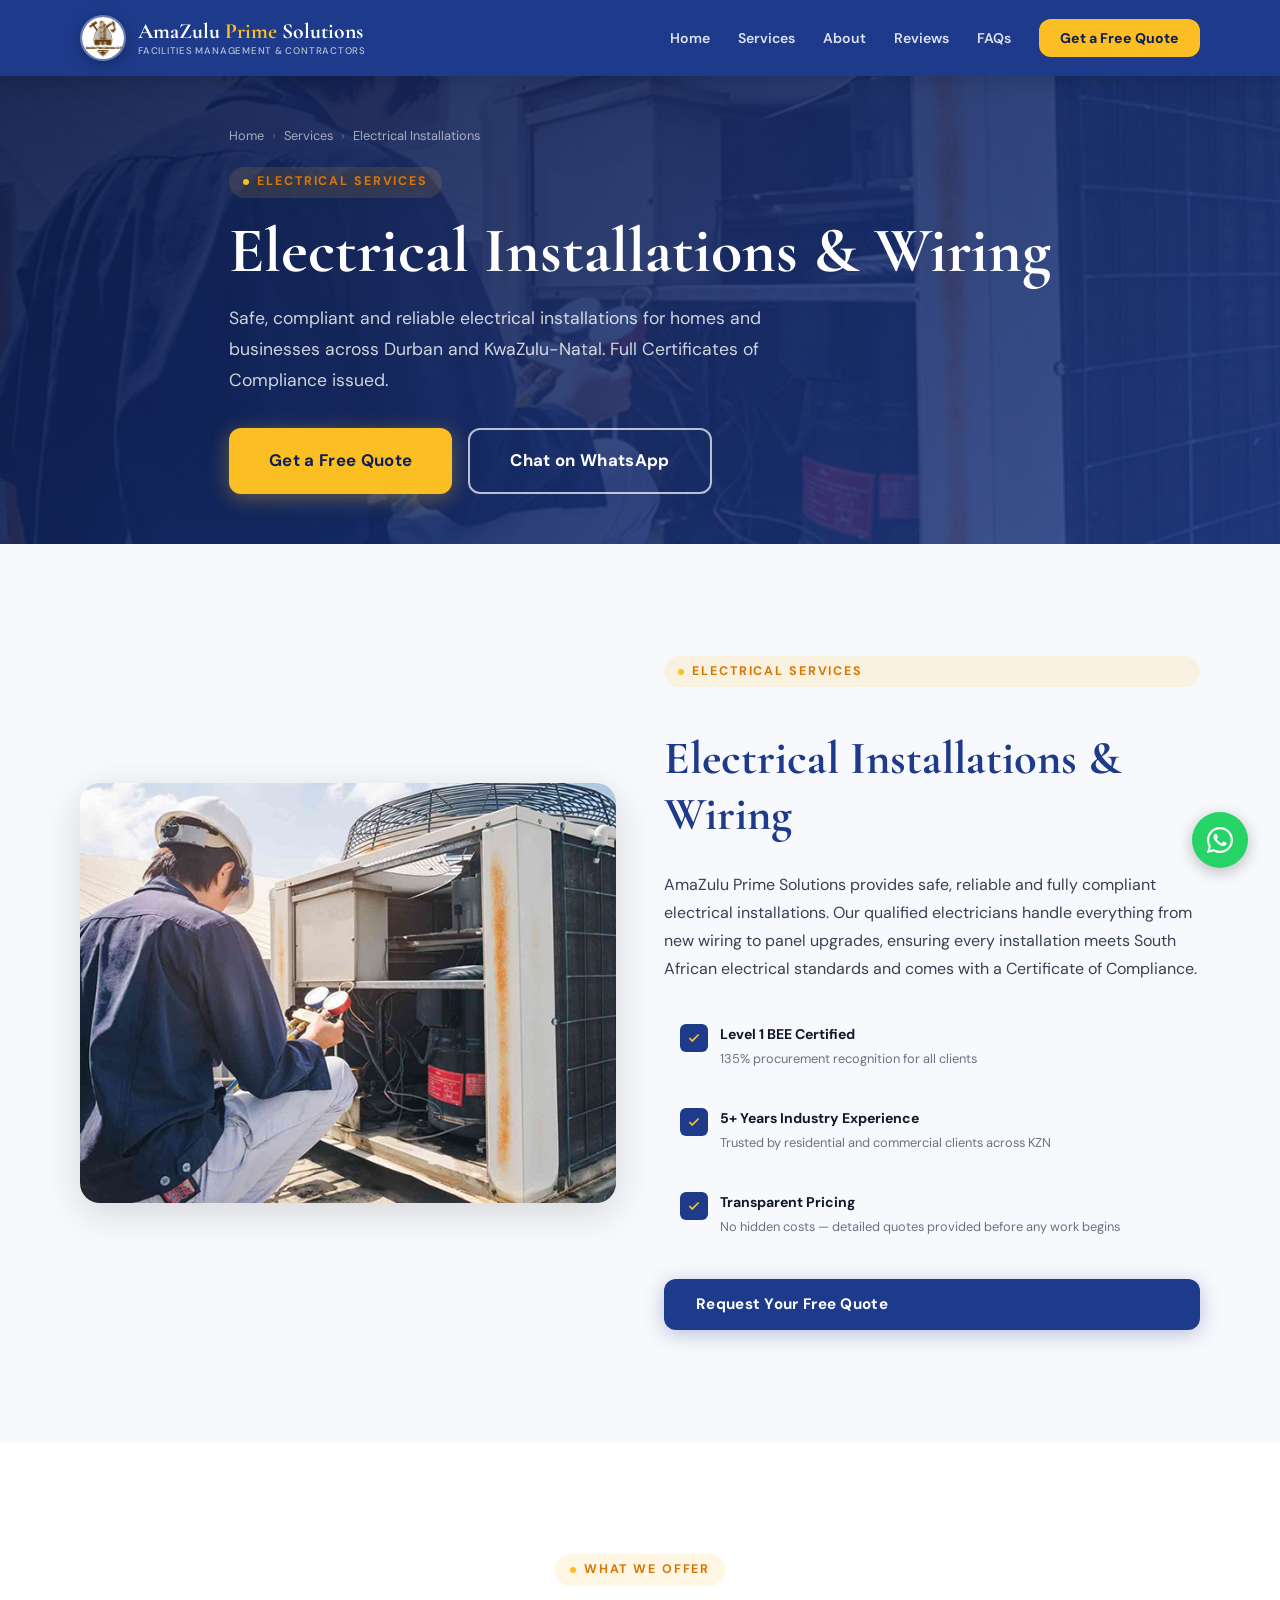
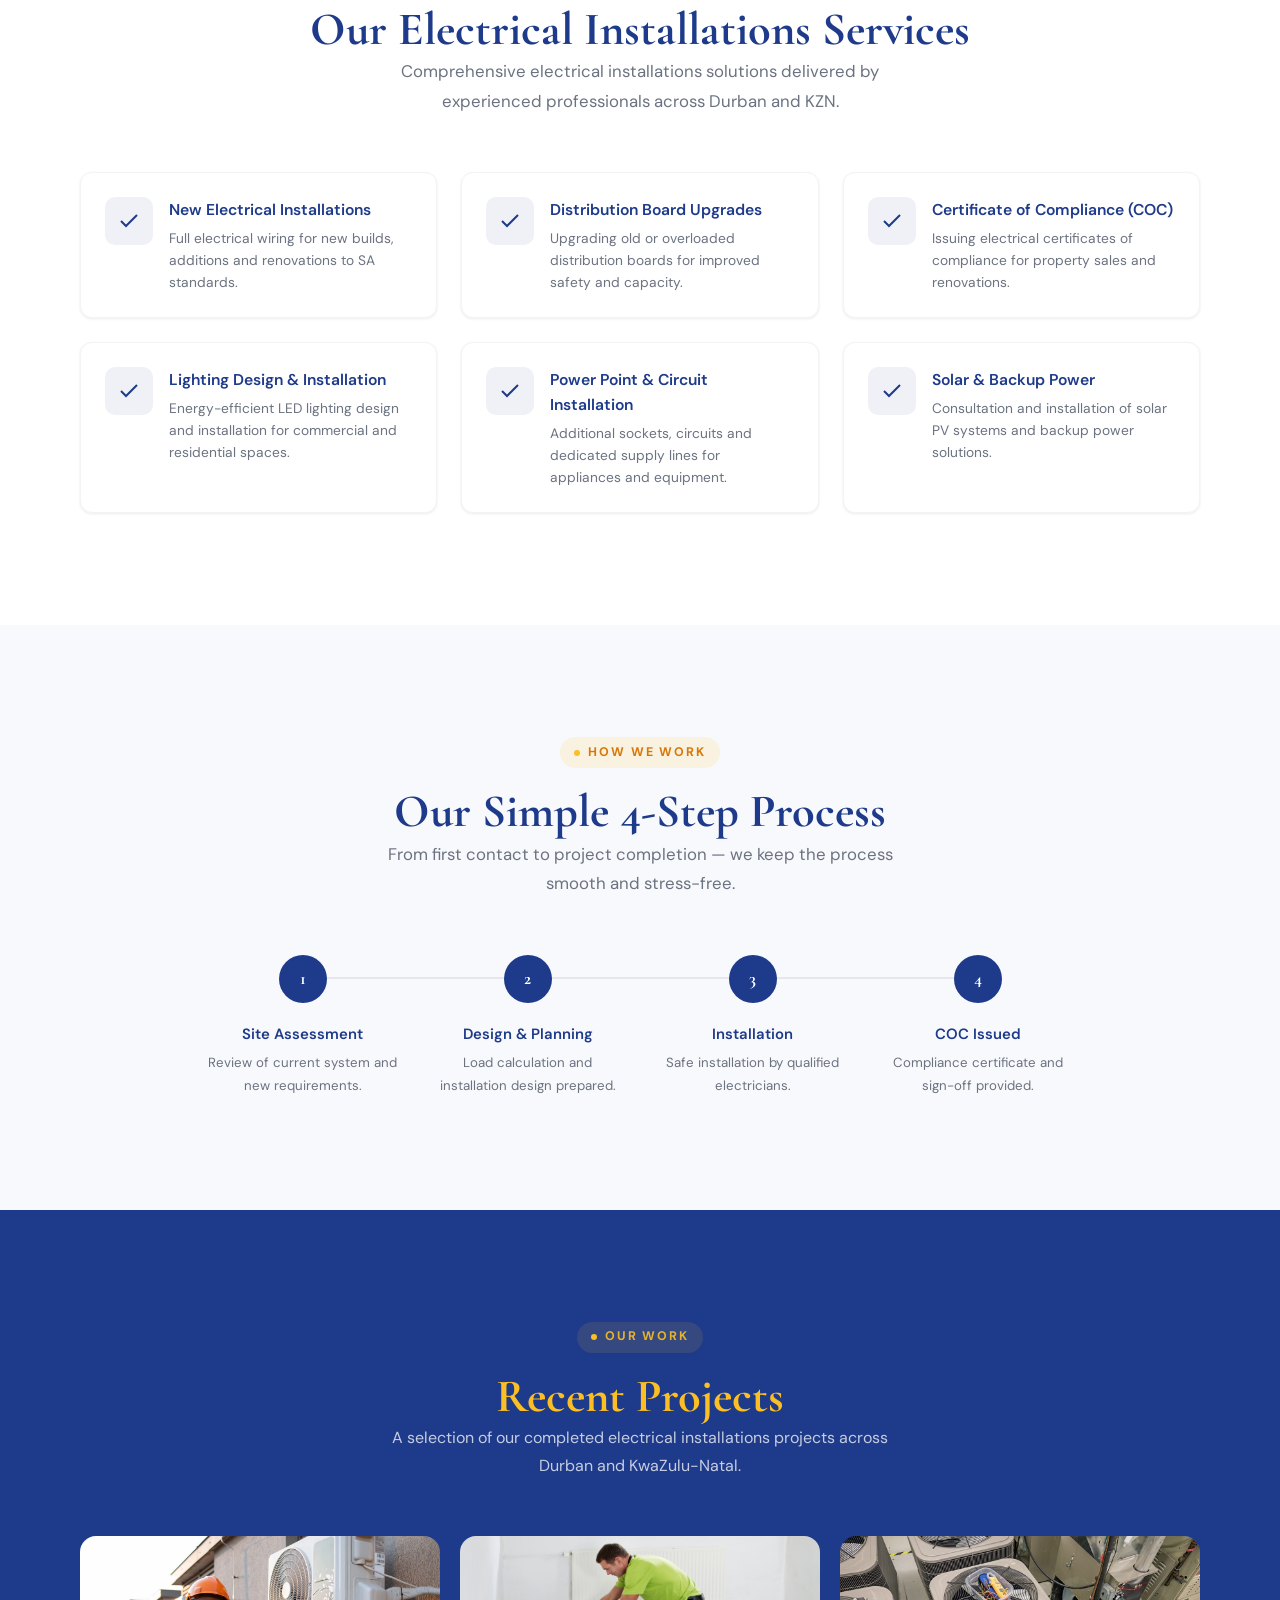
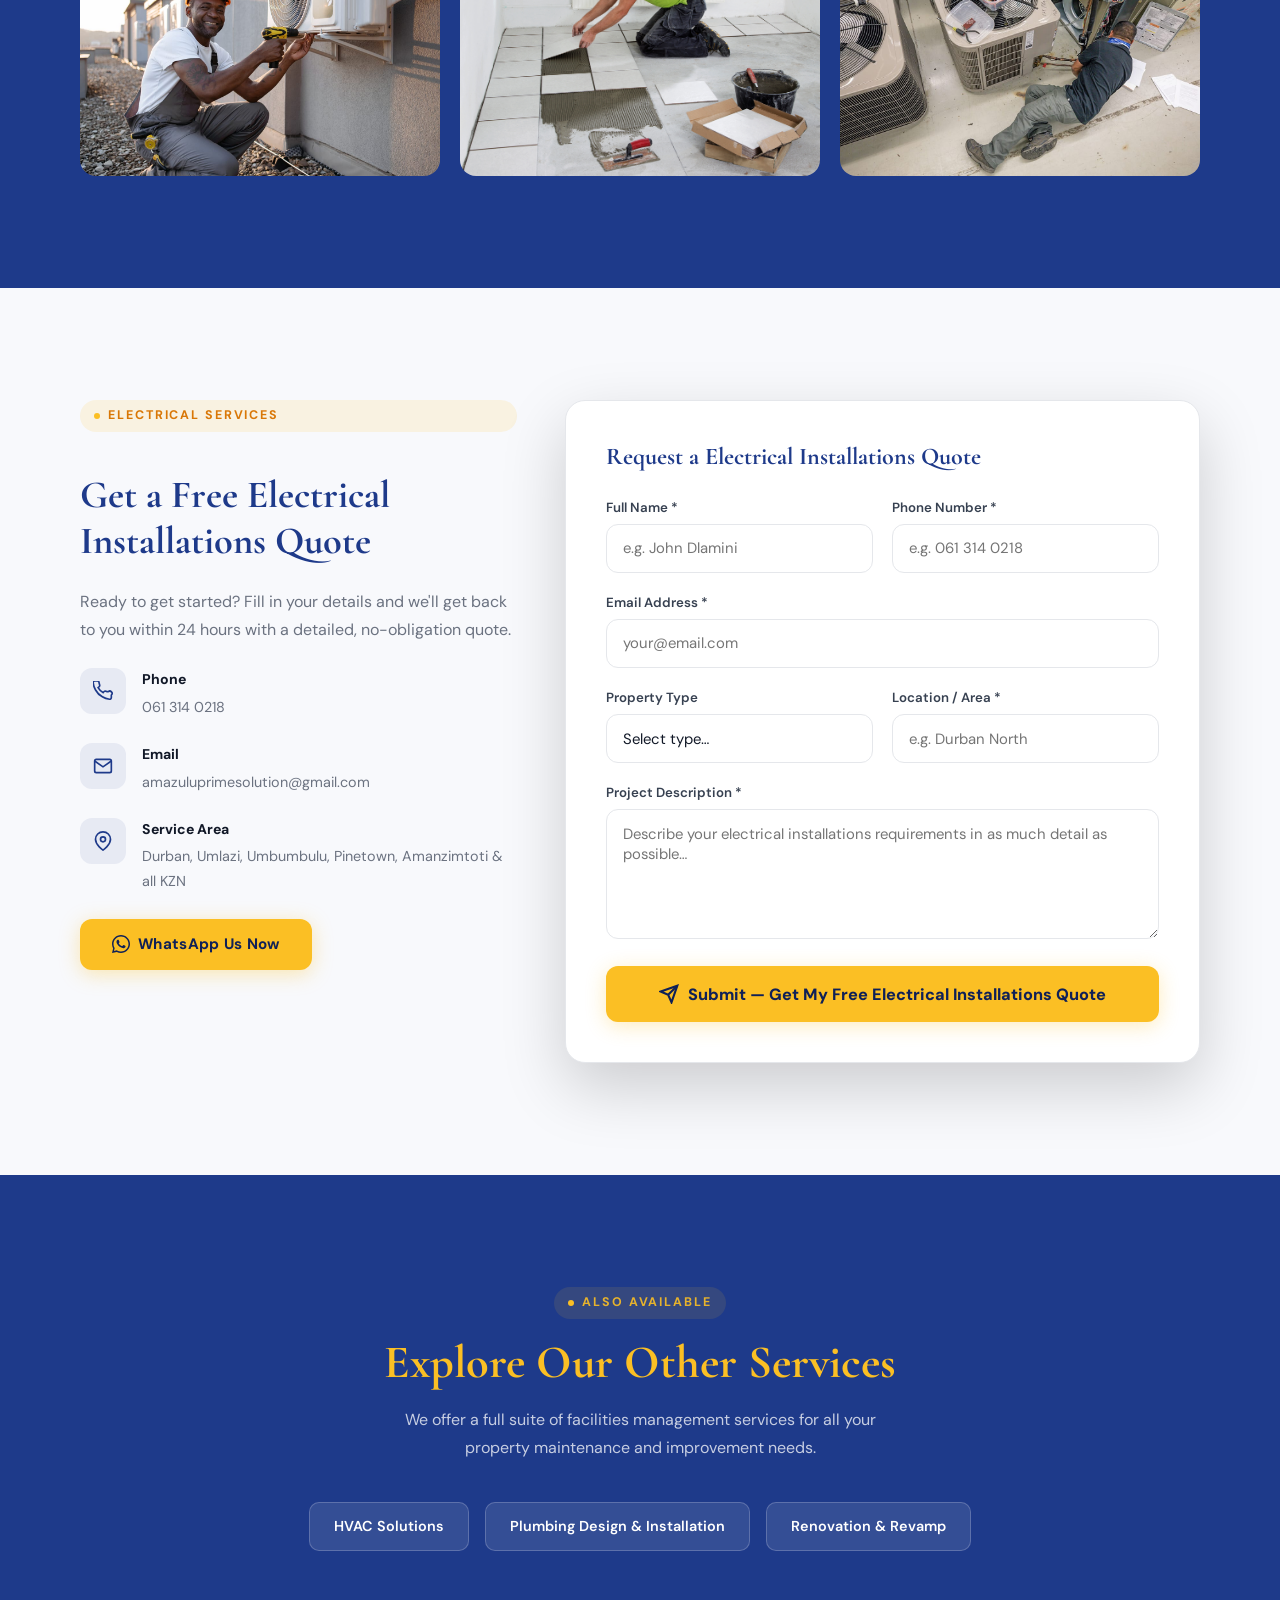
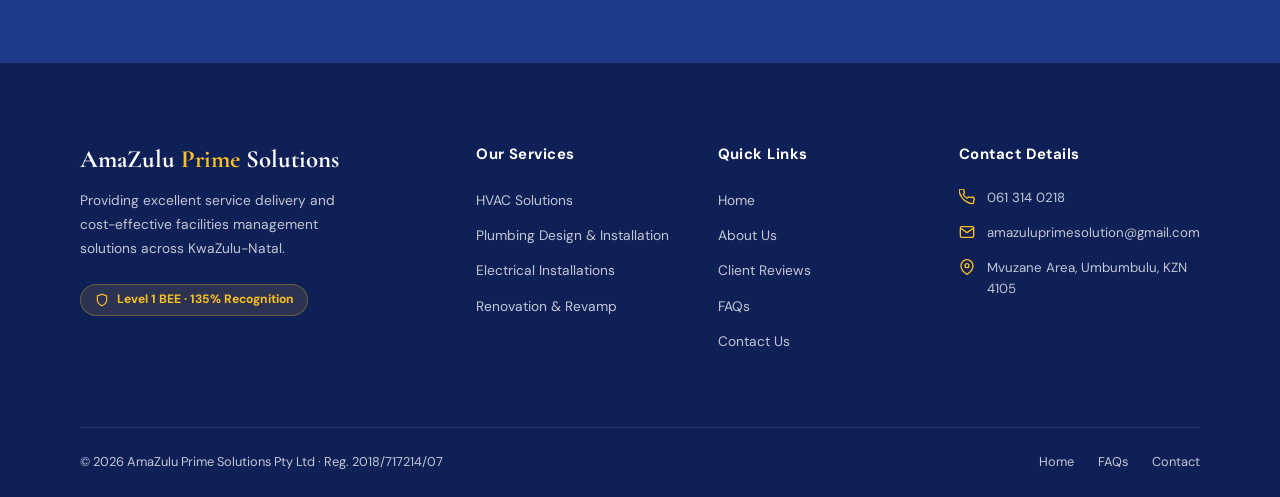
<file: electrical.html>
<!DOCTYPE html>
<html lang="en">
<head>
  <meta charset="UTF-8"/>
  <meta name="viewport" content="width=device-width,initial-scale=1.0"/>
  <title>Electrical Installations | AmaZulu Prime Solutions — Durban &amp; KZN Contractors</title>
  <meta name="description" content="Safe, compliant electrical installations in Durban and KwaZulu-Natal. Wiring, panels, COC certificates. AmaZulu Prime Solutions — BEE Level 1 electrical contractors."/>
  <meta name="robots" content="index,follow,max-image-preview:large,max-snippet:-1,max-video-preview:-1"/>
  <meta name="googlebot" content="index,follow,max-image-preview:large,max-snippet:-1,max-video-preview:-1"/>
  <link rel="canonical" href="https://amazuluprimesolutions.co.za/electrical.html"/>
  <meta property="og:title" content="Electrical Installations | AmaZulu Prime Solutions"/>
  <meta property="og:description" content="Safe, compliant electrical installations in Durban and KwaZulu-Natal. Wiring, panels, COC certificates. AmaZulu Prime Solutions — BEE Level 1 electrical contractors."/>
  <meta property="og:type" content="website"/>
  <meta property="og:url" content="https://amazuluprimesolutions.co.za/electrical.html"/>
  <meta property="og:image" content="https://amazuluprimesolutions.co.za/images/electrical.jpg"/>
  <meta name="twitter:card" content="summary_large_image"/>
  <meta name="google-site-verification" content="sttQN9YMMZxSJ2lCe7s1rqBzRoKyOybl5G00gCJvB2U"/>
  <link rel="preconnect" href="https://fonts.googleapis.com"/>
  <link rel="preconnect" href="https://fonts.gstatic.com" crossorigin/>
  <link href="https://fonts.googleapis.com/css2?family=Cormorant+Garamond:wght@600;700&family=DM+Sans:wght@400;500;600;700;800&display=swap" rel="stylesheet"/>
  <link rel="stylesheet" href="css/style.css"/>
  <link rel="icon" type="image/x-icon" href="images/favicon/favicon.ico"/>
  <link rel="icon" type="image/png" sizes="32x32" href="images/favicon/favicon-32x32.png"/>
  <link rel="icon" type="image/png" sizes="16x16" href="images/favicon/favicon-16x16.png"/>
  <link rel="apple-touch-icon" sizes="180x180" href="images/favicon/apple-touch-icon.png"/>
  <link rel="manifest" href="images/favicon/site.webmanifest"/>

  <script type="application/ld+json">
  {"@context":"https://schema.org","@type":"Electrician","name":"AmaZulu Prime Solutions — Electrical Installations","url":"https://amazuluprimesolutions.co.za/electrical.html","telephone":"+27-61-314-0218","areaServed":["Durban","KwaZulu-Natal","Umbumbulu","Umlazi","Pinetown"]}
  </script>
  <script async src="https://www.googletagmanager.com/gtag/js?id=G-XXXXXXXXXX"></script>
  <script>
    window.dataLayer = window.dataLayer || [];
    function gtag(){dataLayer.push(arguments);}
    gtag('js', new Date());
    gtag('config', 'G-XXXXXXXXXX');
  </script>
</head>
<body>
<header class="nav" role="banner">
  <div class="container nav-inner">
    <a href="index.html" class="nav-logo" aria-label="AmaZulu Prime Solutions Home">
      <img src="images/logo.jpeg" alt="AmaZulu Prime Solutions logo" class="nav-logo-img" loading="eager"/>
      <span class="nav-logo-text">
        AmaZulu <span>Prime</span> Solutions
        <small>Facilities Management &amp; Contractors</small>
      </span>
    </a>
    <nav class="nav-links" aria-label="Main navigation">
      <a href="index.html">Home</a>
      <a href="index.html#services">Services</a>
      <a href="index.html#about">About</a>
      <a href="index.html#reviews">Reviews</a>
      <a href="faq.html">FAQs</a>
      <a href="index.html#contact" class="nav-cta">Get a Free Quote</a>
    </nav>
    <button class="nav-hamburger" id="nav-hamburger" aria-label="Open menu">
      <svg xmlns="http://www.w3.org/2000/svg" width="22" height="22" fill="none" viewBox="0 0 24 24" stroke="currentColor" stroke-width="2.5"><line x1="3" y1="6" x2="21" y2="6"/><line x1="3" y1="12" x2="21" y2="12"/><line x1="3" y1="18" x2="21" y2="18"/></svg>
    </button>
  </div>
</header>
<div class="overlay" id="nav-overlay"></div>
<div class="mobile-menu" id="mobile-menu">
  <div class="mobile-menu-header">
    <span class="mobile-menu-logo">
      <img src="images/logo.jpeg" alt="AmaZulu Prime Solutions logo" class="mobile-logo-img" loading="lazy"/>
      <span>AmaZulu <span>Prime</span></span>
    </span>
    <button class="mobile-close" id="mobile-close" aria-label="Close menu">
      <svg xmlns="http://www.w3.org/2000/svg" width="20" height="20" fill="none" viewBox="0 0 24 24" stroke="currentColor" stroke-width="2.5"><line x1="18" y1="6" x2="6" y2="18"/><line x1="6" y1="6" x2="18" y2="18"/></svg>
    </button>
  </div>
  <nav class="mobile-nav-links">
    <a href="index.html">🏠 Home</a>
    <a href="hvac.html">❄️ HVAC Solutions</a>
    <a href="plumbing.html">🔧 Plumbing</a>
    <a href="electrical.html">⚡ Electrical</a>
    <a href="renovation.html">🏗️ Renovation</a>
    <a href="index.html#about">👥 About Us</a>
    <a href="index.html#reviews">⭐ Reviews</a>
    <a href="faq.html">❓ FAQs</a>
  </nav>
  <a href="index.html#contact" class="mobile-nav-cta">Get a Free Quote →</a>
</div>

<main>

<!-- PAGE HERO -->
<section class="page-hero" aria-labelledby="page-h1">
  <div class="page-hero-img"><img src="images/electrical.jpg" alt="Safe electrical installation and wiring in Durban KZN" loading="eager"/></div>
  <div class="page-hero-overlay"></div>
  <div class="container">
    <div class="page-hero-content">
      <nav class="breadcrumb" aria-label="Breadcrumb">
        <a href="index.html">Home</a>
        <span class="breadcrumb-sep">›</span>
        <a href="index.html#services">Services</a>
        <span class="breadcrumb-sep">›</span>
        <span>Electrical Installations</span>
      </nav>
      <div class="section-label">Electrical Services</div>
      <h1 id="page-h1">Electrical Installations &amp; Wiring</h1>
      <p>Safe, compliant and reliable electrical installations for homes and businesses across Durban and KwaZulu-Natal. Full Certificates of Compliance issued.</p>
      <div style="display:flex;flex-wrap:wrap;gap:1rem;">
        <a href="#contact-electrical" class="btn btn-primary btn-lg">Get a Free Quote</a>
        <a href="https://wa.me/27613140218?text=I+need+a+quote+for+Electrical+Installation" target="_blank" rel="noopener" class="btn btn-outline btn-lg">Chat on WhatsApp</a>
      </div>
    </div>
  </div>
</section>

<!-- INTRO -->
<section class="section bg-off-white" aria-label="Service overview">
  <div class="container">
    <div class="about-2col">
      <div class="animate-fade">
        <img src="images/electrical.jpg" alt="Safe electrical installation and wiring in Durban KZN" loading="lazy" style="border-radius:20px;width:100%;height:420px;object-fit:cover;box-shadow:var(--shadow-lg)"/>
      </div>
      <div class="about-content animate-up">
        <div class="section-label">Electrical Services</div>
        <h2 style="color:var(--blue)">Electrical Installations &amp; Wiring</h2>
        <p style="color:var(--gray-700)">AmaZulu Prime Solutions provides safe, reliable and fully compliant electrical installations. Our qualified electricians handle everything from new wiring to panel upgrades, ensuring every installation meets South African electrical standards and comes with a Certificate of Compliance.</p>
        <div class="about-features">
          <div class="about-feature"><div class="about-feature-icon"><svg xmlns="http://www.w3.org/2000/svg" width="14" height="14" fill="none" viewBox="0 0 24 24" stroke="currentColor" stroke-width="3"><polyline points="20 6 9 17 4 12"/></svg></div><div><strong>Level 1 BEE Certified</strong><span>135% procurement recognition for all clients</span></div></div>
          <div class="about-feature"><div class="about-feature-icon"><svg xmlns="http://www.w3.org/2000/svg" width="14" height="14" fill="none" viewBox="0 0 24 24" stroke="currentColor" stroke-width="3"><polyline points="20 6 9 17 4 12"/></svg></div><div><strong>5+ Years Industry Experience</strong><span>Trusted by residential and commercial clients across KZN</span></div></div>
          <div class="about-feature"><div class="about-feature-icon"><svg xmlns="http://www.w3.org/2000/svg" width="14" height="14" fill="none" viewBox="0 0 24 24" stroke="currentColor" stroke-width="3"><polyline points="20 6 9 17 4 12"/></svg></div><div><strong>Transparent Pricing</strong><span>No hidden costs — detailed quotes provided before any work begins</span></div></div>
        </div>
        <a href="#contact-electrical" class="btn btn-blue">Request Your Free Quote</a>
      </div>
    </div>
  </div>
</section>

<!-- FEATURES -->
<section class="section" style="background:white;" aria-labelledby="features-heading">
  <div class="container">
    <div class="section-header text-center animate-up">
      <div class="section-label">What We Offer</div>
      <h2 id="features-heading" style="color:var(--blue);">Our Electrical Installations Services</h2>
      <p class="section-desc">Comprehensive electrical installations solutions delivered by experienced professionals across Durban and KZN.</p>
    </div>
    <div class="service-features-grid">
      <div class="feature-item animate-up">
        <div class="feature-icon"><svg xmlns="http://www.w3.org/2000/svg" width="24" height="24" fill="none" viewBox="0 0 24 24" stroke="currentColor" stroke-width="2"><polyline points="20 6 9 17 4 12"/></svg></div>
        <div class="feature-text"><h4>New Electrical Installations</h4><p>Full electrical wiring for new builds, additions and renovations to SA standards.</p></div>
      </div>
      <div class="feature-item animate-up">
        <div class="feature-icon"><svg xmlns="http://www.w3.org/2000/svg" width="24" height="24" fill="none" viewBox="0 0 24 24" stroke="currentColor" stroke-width="2"><polyline points="20 6 9 17 4 12"/></svg></div>
        <div class="feature-text"><h4>Distribution Board Upgrades</h4><p>Upgrading old or overloaded distribution boards for improved safety and capacity.</p></div>
      </div>
      <div class="feature-item animate-up">
        <div class="feature-icon"><svg xmlns="http://www.w3.org/2000/svg" width="24" height="24" fill="none" viewBox="0 0 24 24" stroke="currentColor" stroke-width="2"><polyline points="20 6 9 17 4 12"/></svg></div>
        <div class="feature-text"><h4>Certificate of Compliance (COC)</h4><p>Issuing electrical certificates of compliance for property sales and renovations.</p></div>
      </div>
      <div class="feature-item animate-up">
        <div class="feature-icon"><svg xmlns="http://www.w3.org/2000/svg" width="24" height="24" fill="none" viewBox="0 0 24 24" stroke="currentColor" stroke-width="2"><polyline points="20 6 9 17 4 12"/></svg></div>
        <div class="feature-text"><h4>Lighting Design &amp; Installation</h4><p>Energy-efficient LED lighting design and installation for commercial and residential spaces.</p></div>
      </div>
      <div class="feature-item animate-up">
        <div class="feature-icon"><svg xmlns="http://www.w3.org/2000/svg" width="24" height="24" fill="none" viewBox="0 0 24 24" stroke="currentColor" stroke-width="2"><polyline points="20 6 9 17 4 12"/></svg></div>
        <div class="feature-text"><h4>Power Point &amp; Circuit Installation</h4><p>Additional sockets, circuits and dedicated supply lines for appliances and equipment.</p></div>
      </div>
      <div class="feature-item animate-up">
        <div class="feature-icon"><svg xmlns="http://www.w3.org/2000/svg" width="24" height="24" fill="none" viewBox="0 0 24 24" stroke="currentColor" stroke-width="2"><polyline points="20 6 9 17 4 12"/></svg></div>
        <div class="feature-text"><h4>Solar &amp; Backup Power</h4><p>Consultation and installation of solar PV systems and backup power solutions.</p></div>
      </div>
    </div>
  </div>
</section>

<!-- PROCESS -->
<section class="section" style="background:var(--off-white);" aria-labelledby="process-heading">
  <div class="container">
    <div class="section-header text-center animate-up">
      <div class="section-label">How We Work</div>
      <h2 id="process-heading" style="color:var(--blue);">Our Simple 4-Step Process</h2>
      <p class="section-desc">From first contact to project completion — we keep the process smooth and stress-free.</p>
    </div>
    <div class="process-steps" style="max-width:900px;margin:0 auto;">
      <div class="process-step animate-up delay-1">
        <div class="process-num">1</div>
        <div><h4>Site Assessment</h4><p>Review of current system and new requirements.</p></div>
      </div>
      <div class="process-step animate-up delay-2">
        <div class="process-num">2</div>
        <div><h4>Design &amp; Planning</h4><p>Load calculation and installation design prepared.</p></div>
      </div>
      <div class="process-step animate-up delay-3">
        <div class="process-num">3</div>
        <div><h4>Installation</h4><p>Safe installation by qualified electricians.</p></div>
      </div>
      <div class="process-step animate-up delay-4">
        <div class="process-num">4</div>
        <div><h4>COC Issued</h4><p>Compliance certificate and sign-off provided.</p></div>
      </div>
    </div>
  </div>
</section>

<!-- GALLERY -->
<section class="section" style="background:var(--blue);" aria-label="Project gallery">
  <div class="container">
    <div class="section-header text-center animate-up">
      <div class="section-label" style="color:rgba(251,191,36,.9);background:rgba(251,191,36,.1);">Our Work</div>
      <h2 style="color:var(--gold);">Recent Projects</h2>
      <p style="color:rgba(255,255,255,.75);max-width:520px;margin:0 auto;">A selection of our completed electrical installations projects across Durban and KwaZulu-Natal.</p>
    </div>
    <div style="display:grid;grid-template-columns:repeat(auto-fit,minmax(280px,1fr));gap:1.25rem;margin-top:2.5rem;">
      <div style="border-radius:16px;overflow:hidden;"><img src="images/work-1.jpg" alt="Electrical Installations project example 1" loading="lazy" style="width:100%;height:240px;object-fit:cover;display:block;transition:transform .5s" onmouseover="this.style.transform='scale(1.04)'" onmouseout="this.style.transform='scale(1)'"/></div>
      <div style="border-radius:16px;overflow:hidden;"><img src="images/work-2.jpg" alt="Electrical Installations project example 2" loading="lazy" style="width:100%;height:240px;object-fit:cover;display:block;transition:transform .5s" onmouseover="this.style.transform='scale(1.04)'" onmouseout="this.style.transform='scale(1)'"/></div>
      <div style="border-radius:16px;overflow:hidden;"><img src="images/work-3.jpg" alt="Electrical Installations project example 3" loading="lazy" style="width:100%;height:240px;object-fit:cover;display:block;transition:transform .5s" onmouseover="this.style.transform='scale(1.04)'" onmouseout="this.style.transform='scale(1)'"/></div>
    </div>
  </div>
</section>

<!-- CONTACT FORM -->
<section class="section contact-section" id="contact-electrical" aria-labelledby="contact-heading-electrical">
  <div class="container">
    <div class="contact-grid">
      <div class="contact-info animate-up">
        <div class="section-label">Electrical Services</div>
        <h2 id="contact-heading-electrical" style="color:var(--blue);font-size:clamp(1.8rem,3.5vw,2.4rem);">Get a Free Electrical Installations Quote</h2>
        <p style="color:var(--gray-500)">Ready to get started? Fill in your details and we'll get back to you within 24 hours with a detailed, no-obligation quote.</p>
        <div class="contact-detail">
          <div class="contact-detail-icon"><svg xmlns="http://www.w3.org/2000/svg" width="20" height="20" fill="none" viewBox="0 0 24 24" stroke="currentColor" stroke-width="2"><path d="M22 16.92v3a2 2 0 01-2.18 2 19.79 19.79 0 01-8.63-3.07A19.5 19.5 0 013.07 10.8 19.79 19.79 0 01.22 2.18 2 2 0 012.22 0h3a2 2 0 012 1.72c.127.96.361 1.903.7 2.81a2 2 0 01-.45 2.11L6.09 7.91a16 16 0 006 6l1.27-1.27a2 2 0 012.11-.45c.907.339 1.85.573 2.81.7A2 2 0 0122 16.92z"/></svg></div>
          <div><strong>Phone</strong><a href="tel:+27613140218">061 314 0218</a></div>
        </div>
        <div class="contact-detail">
          <div class="contact-detail-icon"><svg xmlns="http://www.w3.org/2000/svg" width="20" height="20" fill="none" viewBox="0 0 24 24" stroke="currentColor" stroke-width="2"><path d="M4 4h16c1.1 0 2 .9 2 2v12c0 1.1-.9 2-2 2H4c-1.1 0-2-.9-2-2V6c0-1.1.9-2 2-2z"/><polyline points="22,6 12,13 2,6"/></svg></div>
          <div><strong>Email</strong><a href="mailto:amazuluprimesolution@gmail.com">amazuluprimesolution@gmail.com</a></div>
        </div>
        <div class="contact-detail">
          <div class="contact-detail-icon"><svg xmlns="http://www.w3.org/2000/svg" width="20" height="20" fill="none" viewBox="0 0 24 24" stroke="currentColor" stroke-width="2"><path d="M21 10c0 7-9 13-9 13s-9-6-9-13a9 9 0 0118 0z"/><circle cx="12" cy="10" r="3"/></svg></div>
          <div><strong>Service Area</strong><p>Durban, Umlazi, Umbumbulu, Pinetown, Amanzimtoti &amp; all KZN</p></div>
        </div>
        <a href="https://wa.me/27613140218?text=I+need+a+quote+for+Electrical+Installation" target="_blank" rel="noopener" class="btn btn-primary" style="align-self:flex-start">
          <svg xmlns="http://www.w3.org/2000/svg" width="18" height="18" viewBox="0 0 24 24" fill="currentColor"><path d="M17.472 14.382c-.297-.149-1.758-.867-2.03-.967-.273-.099-.471-.148-.67.15-.197.297-.767.966-.94 1.164-.173.199-.347.223-.644.075-.297-.15-1.255-.463-2.39-1.475-.883-.788-1.48-1.761-1.653-2.059-.173-.297-.018-.458.13-.606.134-.133.298-.347.446-.52.149-.174.198-.298.298-.497.099-.198.05-.371-.025-.52-.075-.149-.669-1.612-.916-2.207-.242-.579-.487-.5-.669-.51-.173-.008-.371-.01-.57-.01-.198 0-.52.074-.792.372-.272.297-1.04 1.016-1.04 2.479 0 1.462 1.065 2.875 1.213 3.074.149.198 2.096 3.2 5.077 4.487.709.306 1.262.489 1.694.625.712.227 1.36.195 1.871.118.571-.085 1.758-.719 2.006-1.413.248-.694.248-1.289.173-1.413-.074-.124-.272-.198-.57-.347z"/><path d="M12 0C5.373 0 0 5.373 0 12c0 2.124.554 4.118 1.525 5.847L0 24l6.335-1.492C8.012 23.468 9.978 24 12 24c6.627 0 12-5.373 12-12S18.627 0 12 0zm0 22c-1.89 0-3.663-.497-5.192-1.367l-.372-.22-3.862.91.978-3.783-.242-.39A9.952 9.952 0 012 12C2 6.477 6.477 2 12 2s10 4.477 10 10-4.477 10-10 10z"/></svg>
          WhatsApp Us Now
        </a>
      </div>
      <div class="contact-form-wrap animate-up delay-2">
        <h3 style="color:var(--blue);margin-bottom:1.5rem;font-family:var(--font-display);font-size:1.5rem;">Request a Electrical Installations Quote</h3>
        <form name="electrical-quote" method="POST" data-netlify="true" netlify-honeypot="bot-field" action="thank-you.html">
          <input type="hidden" name="form-name" value="electrical-quote"/>
          <input type="hidden" name="service" value="electrical"/>
          <input type="hidden" name="bot-field" style="display:none"/>
          <div class="form-row">
            <div class="form-group">
              <label class="form-label" for="name-electrical">Full Name *</label>
              <input class="form-input" type="text" id="name-electrical" name="name" placeholder="e.g. John Dlamini" required/>
            </div>
            <div class="form-group">
              <label class="form-label" for="phone-electrical">Phone Number *</label>
              <input class="form-input" type="tel" id="phone-electrical" name="phone" placeholder="e.g. 061 314 0218" required/>
            </div>
          </div>
          <div class="form-group">
            <label class="form-label" for="email-electrical">Email Address *</label>
            <input class="form-input" type="email" id="email-electrical" name="email" placeholder="your@email.com" required/>
          </div>
          <div class="form-row">
            <div class="form-group">
              <label class="form-label" for="property-electrical">Property Type</label>
              <select class="form-input" id="property-electrical" name="property-type">
                <option value="">Select type…</option>
                <option value="residential">Residential</option>
                <option value="commercial">Commercial</option>
                <option value="industrial">Industrial</option>
              </select>
            </div>
            <div class="form-group">
              <label class="form-label" for="location-electrical">Location / Area *</label>
              <input class="form-input" type="text" id="location-electrical" name="location" placeholder="e.g. Durban North" required/>
            </div>
          </div>
          <div class="form-group">
            <label class="form-label" for="message-electrical">Project Description *</label>
            <textarea class="form-input" id="message-electrical" name="message" rows="4" placeholder="Describe your electrical installations requirements in as much detail as possible…" required></textarea>
          </div>
          <button type="submit" class="form-submit">
            <svg xmlns="http://www.w3.org/2000/svg" width="20" height="20" fill="none" viewBox="0 0 24 24" stroke="currentColor" stroke-width="2.5"><line x1="22" y1="2" x2="11" y2="13"/><polygon points="22 2 15 22 11 13 2 9 22 2"/></svg>
            Submit — Get My Free Electrical Installations Quote
          </button>
        </form>
      </div>
    </div>
  </div>
</section>

<!-- OTHER SERVICES -->
<section class="section" style="background:var(--blue);" aria-label="Other services">
  <div class="container text-center">
    <div class="section-label animate-up" style="color:rgba(251,191,36,.9);background:rgba(251,191,36,.1);margin:0 auto 1rem;">Also Available</div>
    <h2 class="animate-up" style="color:var(--gold);margin-bottom:1rem;">Explore Our Other Services</h2>
    <p class="animate-up" style="color:rgba(255,255,255,.75);max-width:500px;margin:0 auto 2.5rem;">We offer a full suite of facilities management services for all your property maintenance and improvement needs.</p>
    <div style="display:flex;flex-wrap:wrap;gap:1rem;justify-content:center;" class="animate-up delay-2">
      <a href="hvac.html" style="background:rgba(255,255,255,.1);border:1px solid rgba(255,255,255,.2);color:white;font-weight:600;padding:.75rem 1.5rem;border-radius:10px;transition:.3s;font-size:.9rem" onmouseover="this.style.background='rgba(251,191,36,.2)';this.style.color='#fbbf24'" onmouseout="this.style.background='rgba(255,255,255,.1)';this.style.color='white'">HVAC Solutions</a>
      <a href="plumbing.html" style="background:rgba(255,255,255,.1);border:1px solid rgba(255,255,255,.2);color:white;font-weight:600;padding:.75rem 1.5rem;border-radius:10px;transition:.3s;font-size:.9rem" onmouseover="this.style.background='rgba(251,191,36,.2)';this.style.color='#fbbf24'" onmouseout="this.style.background='rgba(255,255,255,.1)';this.style.color='white'">Plumbing Design & Installation</a>
      <a href="renovation.html" style="background:rgba(255,255,255,.1);border:1px solid rgba(255,255,255,.2);color:white;font-weight:600;padding:.75rem 1.5rem;border-radius:10px;transition:.3s;font-size:.9rem" onmouseover="this.style.background='rgba(251,191,36,.2)';this.style.color='#fbbf24'" onmouseout="this.style.background='rgba(255,255,255,.1)';this.style.color='white'">Renovation & Revamp</a>
    </div>
  </div>
</section>

</main>

<footer class="footer" role="contentinfo">
  <div class="container">
    <div class="footer-top">
      <div class="footer-brand">
        <h3>AmaZulu <span>Prime</span> Solutions</h3>
        <p>Providing excellent service delivery and cost-effective facilities management solutions across KwaZulu-Natal.</p>
        <span class="footer-badge"><svg xmlns="http://www.w3.org/2000/svg" width="14" height="14" fill="none" viewBox="0 0 24 24" stroke="currentColor" stroke-width="2"><path d="M12 22s8-4 8-10V5l-8-3-8 3v7c0 6 8 10 8 10z"/></svg> Level 1 BEE · 135% Recognition</span>
      </div>
      <div class="footer-col">
        <h4>Our Services</h4>
        <ul class="footer-links">
          <li><a href="hvac.html">HVAC Solutions</a></li>
          <li><a href="plumbing.html">Plumbing Design &amp; Installation</a></li>
          <li><a href="electrical.html">Electrical Installations</a></li>
          <li><a href="renovation.html">Renovation &amp; Revamp</a></li>
        </ul>
      </div>
      <div class="footer-col">
        <h4>Quick Links</h4>
        <ul class="footer-links">
          <li><a href="index.html">Home</a></li>
          <li><a href="index.html#about">About Us</a></li>
          <li><a href="index.html#reviews">Client Reviews</a></li>
          <li><a href="faq.html">FAQs</a></li>
          <li><a href="index.html#contact">Contact Us</a></li>
        </ul>
      </div>
      <div class="footer-col">
        <h4>Contact Details</h4>
        <div class="footer-contact-item"><svg xmlns="http://www.w3.org/2000/svg" width="16" height="16" fill="none" viewBox="0 0 24 24" stroke="currentColor" stroke-width="2"><path d="M22 16.92v3a2 2 0 01-2.18 2 19.79 19.79 0 01-8.63-3.07A19.5 19.5 0 013.07 10.8 19.79 19.79 0 01.22 2.18 2 2 0 012.22 0h3a2 2 0 012 1.72c.127.96.361 1.903.7 2.81a2 2 0 01-.45 2.11L6.09 7.91a16 16 0 006 6l1.27-1.27a2 2 0 012.11-.45c.907.339 1.85.573 2.81.7A2 2 0 0122 16.92z"/></svg><a href="tel:+27613140218">061 314 0218</a></div>
        <div class="footer-contact-item"><svg xmlns="http://www.w3.org/2000/svg" width="16" height="16" fill="none" viewBox="0 0 24 24" stroke="currentColor" stroke-width="2"><path d="M4 4h16c1.1 0 2 .9 2 2v12c0 1.1-.9 2-2 2H4c-1.1 0-2-.9-2-2V6c0-1.1.9-2 2-2z"/><polyline points="22,6 12,13 2,6"/></svg><a href="mailto:amazuluprimesolution@gmail.com">amazuluprimesolution@gmail.com</a></div>
        <div class="footer-contact-item"><svg xmlns="http://www.w3.org/2000/svg" width="16" height="16" fill="none" viewBox="0 0 24 24" stroke="currentColor" stroke-width="2"><path d="M21 10c0 7-9 13-9 13s-9-6-9-13a9 9 0 0118 0z"/><circle cx="12" cy="10" r="3"/></svg><span>Mvuzane Area, Umbumbulu, KZN 4105</span></div>
      </div>
    </div>
    <div class="footer-bottom">
      <span>© <span id="current-year"></span> AmaZulu Prime Solutions Pty Ltd · Reg. 2018/717214/07</span>
      <div class="footer-bottom-links"><a href="index.html">Home</a><a href="faq.html">FAQs</a><a href="index.html#contact">Contact</a></div>
    </div>
  </div>
</footer>
<a class="wa-float" href="https://wa.me/27613140218?text=Hello%20AmaZulu%20Prime%20Solutions%2C%20I%20need%20a%20quote%20for..." target="_blank" rel="noopener noreferrer" aria-label="Chat on WhatsApp">
  <svg xmlns="http://www.w3.org/2000/svg" width="26" height="26" viewBox="0 0 24 24" fill="currentColor"><path d="M17.472 14.382c-.297-.149-1.758-.867-2.03-.967-.273-.099-.471-.148-.67.15-.197.297-.767.966-.94 1.164-.173.199-.347.223-.644.075-.297-.15-1.255-.463-2.39-1.475-.883-.788-1.48-1.761-1.653-2.059-.173-.297-.018-.458.13-.606.134-.133.298-.347.446-.52.149-.174.198-.298.298-.497.099-.198.05-.371-.025-.52-.075-.149-.669-1.612-.916-2.207-.242-.579-.487-.5-.669-.51-.173-.008-.371-.01-.57-.01-.198 0-.52.074-.792.372-.272.297-1.04 1.016-1.04 2.479 0 1.462 1.065 2.875 1.213 3.074.149.198 2.096 3.2 5.077 4.487.709.306 1.262.489 1.694.625.712.227 1.36.195 1.871.118.571-.085 1.758-.719 2.006-1.413.248-.694.248-1.289.173-1.413-.074-.124-.272-.198-.57-.347z"/><path d="M12 0C5.373 0 0 5.373 0 12c0 2.124.554 4.118 1.525 5.847L0 24l6.335-1.492C8.012 23.468 9.978 24 12 24c6.627 0 12-5.373 12-12S18.627 0 12 0zm0 22c-1.89 0-3.663-.497-5.192-1.367l-.372-.22-3.862.91.978-3.783-.242-.39A9.952 9.952 0 012 12C2 6.477 6.477 2 12 2s10 4.477 10 10-4.477 10-10 10z"/></svg>
</a>

<script src="js/main.js"></script>
</body>
</html>
</file>
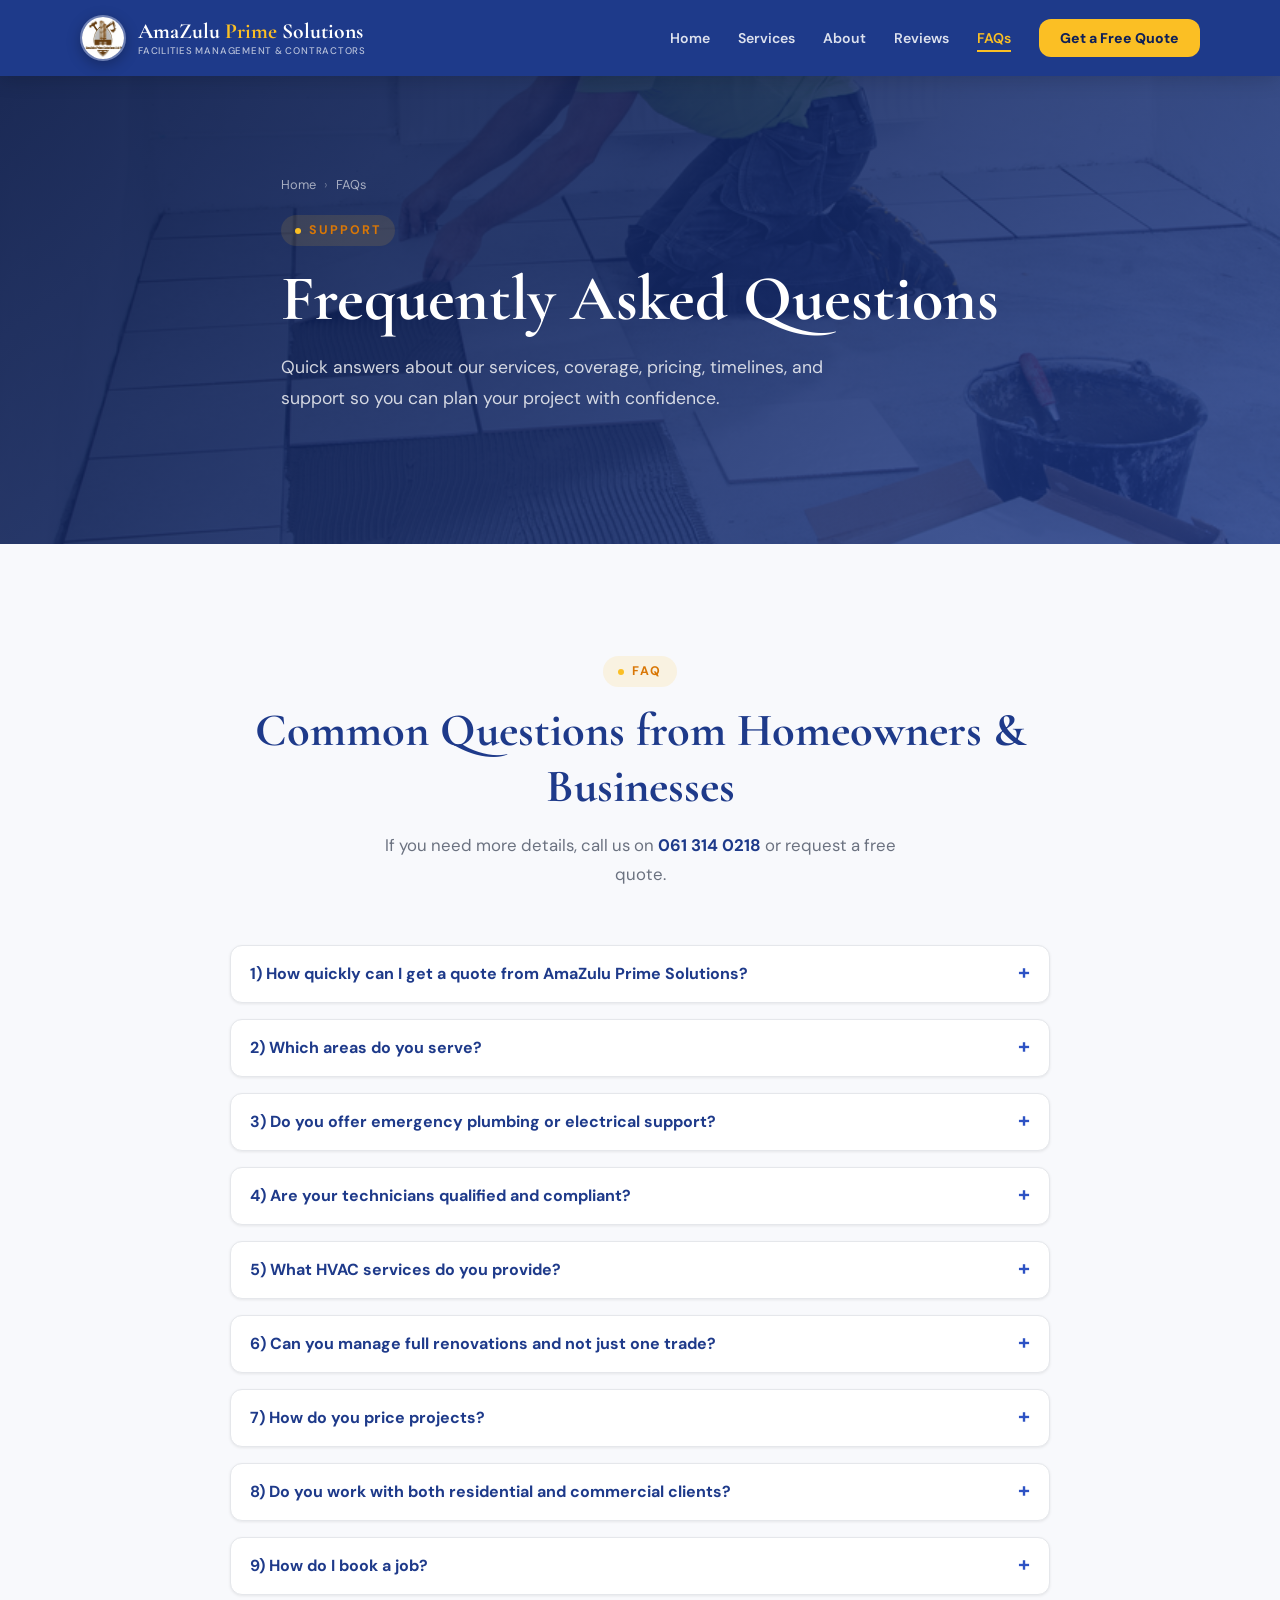
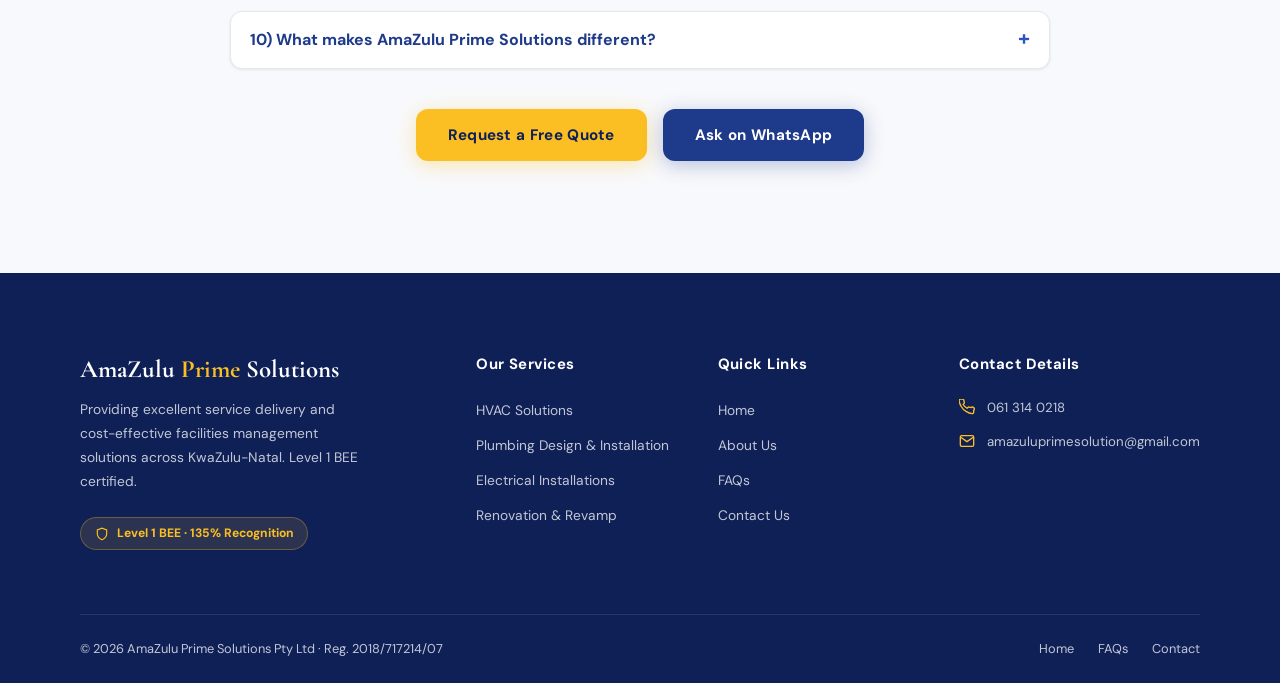
<file: faq.html>
<!DOCTYPE html>
<html lang="en">
<head>
  <meta charset="UTF-8"/>
  <meta name="viewport" content="width=device-width,initial-scale=1.0"/>
  <title>FAQs | AmaZulu Prime Solutions</title>
  <meta name="description" content="Frequently asked questions about AmaZulu Prime Solutions services, quotes, timelines, coverage areas, and emergency contractor support in Durban and KwaZulu-Natal."/>
  <meta name="robots" content="index,follow,max-image-preview:large,max-snippet:-1,max-video-preview:-1"/>
  <meta name="googlebot" content="index,follow,max-image-preview:large,max-snippet:-1,max-video-preview:-1"/>
  <link rel="canonical" href="https://amazuluprimesolutions.co.za/faq.html"/>
  <meta property="og:title" content="AmaZulu Prime Solutions FAQs"/>
  <meta property="og:description" content="Find answers to common questions about HVAC, plumbing, electrical, renovation and facilities management services."/>
  <meta property="og:type" content="website"/>
  <meta property="og:url" content="https://amazuluprimesolutions.co.za/faq.html"/>
  <meta property="og:image" content="https://amazuluprimesolutions.co.za/images/logo.jpeg"/>
  <meta name="twitter:card" content="summary_large_image"/>
  <meta name="google-site-verification" content="sttQN9YMMZxSJ2lCe7s1rqBzRoKyOybl5G00gCJvB2U"/>
  <link rel="preconnect" href="https://fonts.googleapis.com"/>
  <link rel="preconnect" href="https://fonts.gstatic.com" crossorigin/>
  <link href="https://fonts.googleapis.com/css2?family=Cormorant+Garamond:wght@600;700&family=DM+Sans:wght@400;500;600;700;800&display=swap" rel="stylesheet"/>
  <link rel="stylesheet" href="css/style.css"/>
  <link rel="icon" type="image/x-icon" href="images/favicon/favicon.ico"/>
  <link rel="icon" type="image/png" sizes="32x32" href="images/favicon/favicon-32x32.png"/>
  <link rel="icon" type="image/png" sizes="16x16" href="images/favicon/favicon-16x16.png"/>
  <link rel="apple-touch-icon" sizes="180x180" href="images/favicon/apple-touch-icon.png"/>
  <link rel="manifest" href="images/favicon/site.webmanifest"/>
  <script async src="https://www.googletagmanager.com/gtag/js?id=G-XXXXXXXXXX"></script>
  <script>
    window.dataLayer = window.dataLayer || [];
    function gtag(){dataLayer.push(arguments);}
    gtag('js', new Date());
    gtag('config', 'G-XXXXXXXXXX');
  </script>
</head>
<body>
<header class="nav" role="banner">
  <div class="container nav-inner">
    <a href="index.html" class="nav-logo" aria-label="AmaZulu Prime Solutions Home">
      <img src="images/logo.jpeg" alt="AmaZulu Prime Solutions logo" class="nav-logo-img" loading="eager"/>
      <span class="nav-logo-text">
        AmaZulu <span>Prime</span> Solutions
        <small>Facilities Management &amp; Contractors</small>
      </span>
    </a>
    <nav class="nav-links" aria-label="Main navigation">
      <a href="index.html">Home</a>
      <a href="index.html#services">Services</a>
      <a href="index.html#about">About</a>
      <a href="index.html#reviews">Reviews</a>
      <a href="faq.html" class="active">FAQs</a>
      <a href="index.html#contact" class="nav-cta">Get a Free Quote</a>
    </nav>
    <button class="nav-hamburger" id="nav-hamburger" aria-label="Open menu" aria-expanded="false">
      <svg xmlns="http://www.w3.org/2000/svg" width="22" height="22" fill="none" viewBox="0 0 24 24" stroke="currentColor" stroke-width="2.5"><line x1="3" y1="6" x2="21" y2="6"/><line x1="3" y1="12" x2="21" y2="12"/><line x1="3" y1="18" x2="21" y2="18"/></svg>
    </button>
  </div>
</header>
<div class="overlay" id="nav-overlay" aria-hidden="true"></div>
<div class="mobile-menu" id="mobile-menu" role="dialog" aria-label="Mobile navigation">
  <div class="mobile-menu-header">
    <span class="mobile-menu-logo">
      <img src="images/logo.jpeg" alt="AmaZulu Prime Solutions logo" class="mobile-logo-img" loading="lazy"/>
      <span>AmaZulu <span>Prime</span></span>
    </span>
    <button class="mobile-close" id="mobile-close" aria-label="Close menu">
      <svg xmlns="http://www.w3.org/2000/svg" width="20" height="20" fill="none" viewBox="0 0 24 24" stroke="currentColor" stroke-width="2.5"><line x1="18" y1="6" x2="6" y2="18"/><line x1="6" y1="6" x2="18" y2="18"/></svg>
    </button>
  </div>
  <nav class="mobile-nav-links" aria-label="Mobile navigation">
    <a href="index.html">🏠 Home</a>
    <a href="hvac.html">❄️ HVAC Solutions</a>
    <a href="plumbing.html">🔧 Plumbing</a>
    <a href="electrical.html">⚡ Electrical</a>
    <a href="renovation.html">🏗️ Renovation</a>
    <a href="index.html#reviews">⭐ Reviews</a>
    <a href="faq.html" class="active">❓ FAQs</a>
  </nav>
  <a href="index.html#contact" class="mobile-nav-cta">Get a Free Quote →</a>
</div>

<main>
<section class="page-hero" aria-labelledby="faq-h1">
  <div class="page-hero-img"><img src="images/work-2.jpg" alt="AmaZulu Prime Solutions frequently asked questions" loading="eager"/></div>
  <div class="page-hero-overlay"></div>
  <div class="container">
    <div class="page-hero-content">
      <nav class="breadcrumb" aria-label="Breadcrumb">
        <a href="index.html">Home</a><span class="breadcrumb-sep">›</span><span>FAQs</span>
      </nav>
      <div class="section-label">Support</div>
      <h1 id="faq-h1">Frequently Asked Questions</h1>
      <p>Quick answers about our services, coverage, pricing, timelines, and support so you can plan your project with confidence.</p>
    </div>
  </div>
</section>

<section class="section bg-off-white" aria-label="Frequently asked questions">
  <div class="container faq-wrap">
    <div class="section-header text-center animate-up">
      <div class="section-label">FAQ</div>
      <h2 class="section-title">Common Questions from Homeowners &amp; Businesses</h2>
      <p class="section-desc">If you need more details, call us on <a href="tel:+27613140218" style="color:var(--blue);font-weight:700;">061 314 0218</a> or request a free quote.</p>
    </div>
    <div class="faq-list">
      <details class="faq-item" id="quote-time"><summary>1) How quickly can I get a quote from AmaZulu Prime Solutions?</summary><p>We usually respond within 24 hours. For urgent jobs we can provide same-day call-backs and prioritised site assessments in Durban and surrounding areas.</p></details>
      <details class="faq-item" id="service-areas"><summary>2) Which areas do you serve?</summary><p>We serve Durban and wider KwaZulu-Natal, including Umbumbulu, Umlazi, Pinetown, and nearby towns. Contact us if your location is outside these areas and we will confirm availability.</p></details>
      <details class="faq-item" id="emergency"><summary>3) Do you offer emergency plumbing or electrical support?</summary><p>Yes. We assist with urgent breakdowns such as leaks, blocked systems, power issues, and critical faults. Share photos/videos on WhatsApp for faster triage.</p></details>
      <details class="faq-item"><summary>4) Are your technicians qualified and compliant?</summary><p>Yes. Our team works to South African standards and best practices. We focus on safety, quality workmanship, and regulatory compliance on every project.</p></details>
      <details class="faq-item"><summary>5) What HVAC services do you provide?</summary><p>We handle HVAC installation, preventive maintenance, repairs, and performance optimisation for homes, offices, and commercial facilities.</p></details>
      <details class="faq-item"><summary>6) Can you manage full renovations and not just one trade?</summary><p>Absolutely. We coordinate multi-trade projects including plumbing, electrical, HVAC, painting, and finishes, helping you work with one accountable contractor.</p></details>
      <details class="faq-item"><summary>7) How do you price projects?</summary><p>Pricing is based on site conditions, project scope, materials, and labour requirements. We provide transparent, itemised quotations with no hidden costs.</p></details>
      <details class="faq-item"><summary>8) Do you work with both residential and commercial clients?</summary><p>Yes. We service private homes, sectional title properties, retail spaces, offices, and other commercial facilities across KwaZulu-Natal.</p></details>
      <details class="faq-item"><summary>9) How do I book a job?</summary><p>Use the quote form on the homepage, call us directly, or message us on WhatsApp. We will arrange a site visit and confirm your timeline.</p></details>
      <details class="faq-item"><summary>10) What makes AmaZulu Prime Solutions different?</summary><p>Clients choose us for reliable communication, high workmanship standards, cost-effective delivery, and dependable after-service support.</p></details>
    </div>
    <div class="cta-buttons" style="margin-top:2.5rem;">
      <a href="index.html#contact" class="btn btn-primary">Request a Free Quote</a>
      <a href="https://wa.me/27613140218?text=Hello%20AmaZulu%20Prime%20Solutions%2C%20I%20have%20a%20question%20from%20your%20FAQ%20page." target="_blank" rel="noopener" class="btn btn-blue">Ask on WhatsApp</a>
    </div>
  </div>
</section>
</main>

<footer class="footer" role="contentinfo">
  <div class="container">
    <div class="footer-top">
      <div class="footer-brand">
        <h3>AmaZulu <span>Prime</span> Solutions</h3>
        <p>Providing excellent service delivery and cost-effective facilities management solutions across KwaZulu-Natal. Level 1 BEE certified.</p>
        <span class="footer-badge"><svg xmlns="http://www.w3.org/2000/svg" width="14" height="14" fill="none" viewBox="0 0 24 24" stroke="currentColor" stroke-width="2"><path d="M12 22s8-4 8-10V5l-8-3-8 3v7c0 6 8 10 8 10z"/></svg> Level 1 BEE · 135% Recognition</span>
      </div>
      <div class="footer-col">
        <h4>Our Services</h4>
        <ul class="footer-links">
          <li><a href="hvac.html">HVAC Solutions</a></li>
          <li><a href="plumbing.html">Plumbing Design &amp; Installation</a></li>
          <li><a href="electrical.html">Electrical Installations</a></li>
          <li><a href="renovation.html">Renovation &amp; Revamp</a></li>
        </ul>
      </div>
      <div class="footer-col">
        <h4>Quick Links</h4>
        <ul class="footer-links">
          <li><a href="index.html">Home</a></li>
          <li><a href="index.html#about">About Us</a></li>
          <li><a href="faq.html">FAQs</a></li>
          <li><a href="index.html#contact">Contact Us</a></li>
        </ul>
      </div>
      <div class="footer-col">
        <h4>Contact Details</h4>
        <div class="footer-contact-item"><svg xmlns="http://www.w3.org/2000/svg" width="16" height="16" fill="none" viewBox="0 0 24 24" stroke="currentColor" stroke-width="2"><path d="M22 16.92v3a2 2 0 01-2.18 2 19.79 19.79 0 01-8.63-3.07A19.5 19.5 0 013.07 10.8 19.79 19.79 0 01.22 2.18 2 2 0 012.22 0h3a2 2 0 012 1.72c.127.96.361 1.903.7 2.81a2 2 0 01-.45 2.11L6.09 7.91a16 16 0 006 6l1.27-1.27a2 2 0 012.11-.45c.907.339 1.85.573 2.81.7A2 2 0 0122 16.92z"/></svg><a href="tel:+27613140218">061 314 0218</a></div>
        <div class="footer-contact-item"><svg xmlns="http://www.w3.org/2000/svg" width="16" height="16" fill="none" viewBox="0 0 24 24" stroke="currentColor" stroke-width="2"><path d="M4 4h16c1.1 0 2 .9 2 2v12c0 1.1-.9 2-2 2H4c-1.1 0-2-.9-2-2V6c0-1.1.9-2 2-2z"/><polyline points="22,6 12,13 2,6"/></svg><a href="mailto:amazuluprimesolution@gmail.com">amazuluprimesolution@gmail.com</a></div>
      </div>
    </div>
    <div class="footer-bottom">
      <span>© <span id="current-year"></span> AmaZulu Prime Solutions Pty Ltd · Reg. 2018/717214/07</span>
      <div class="footer-bottom-links"><a href="index.html">Home</a><a href="faq.html">FAQs</a><a href="index.html#contact">Contact</a></div>
    </div>
  </div>
</footer>

<script src="js/main.js"></script>
</body>
</html>
</file>
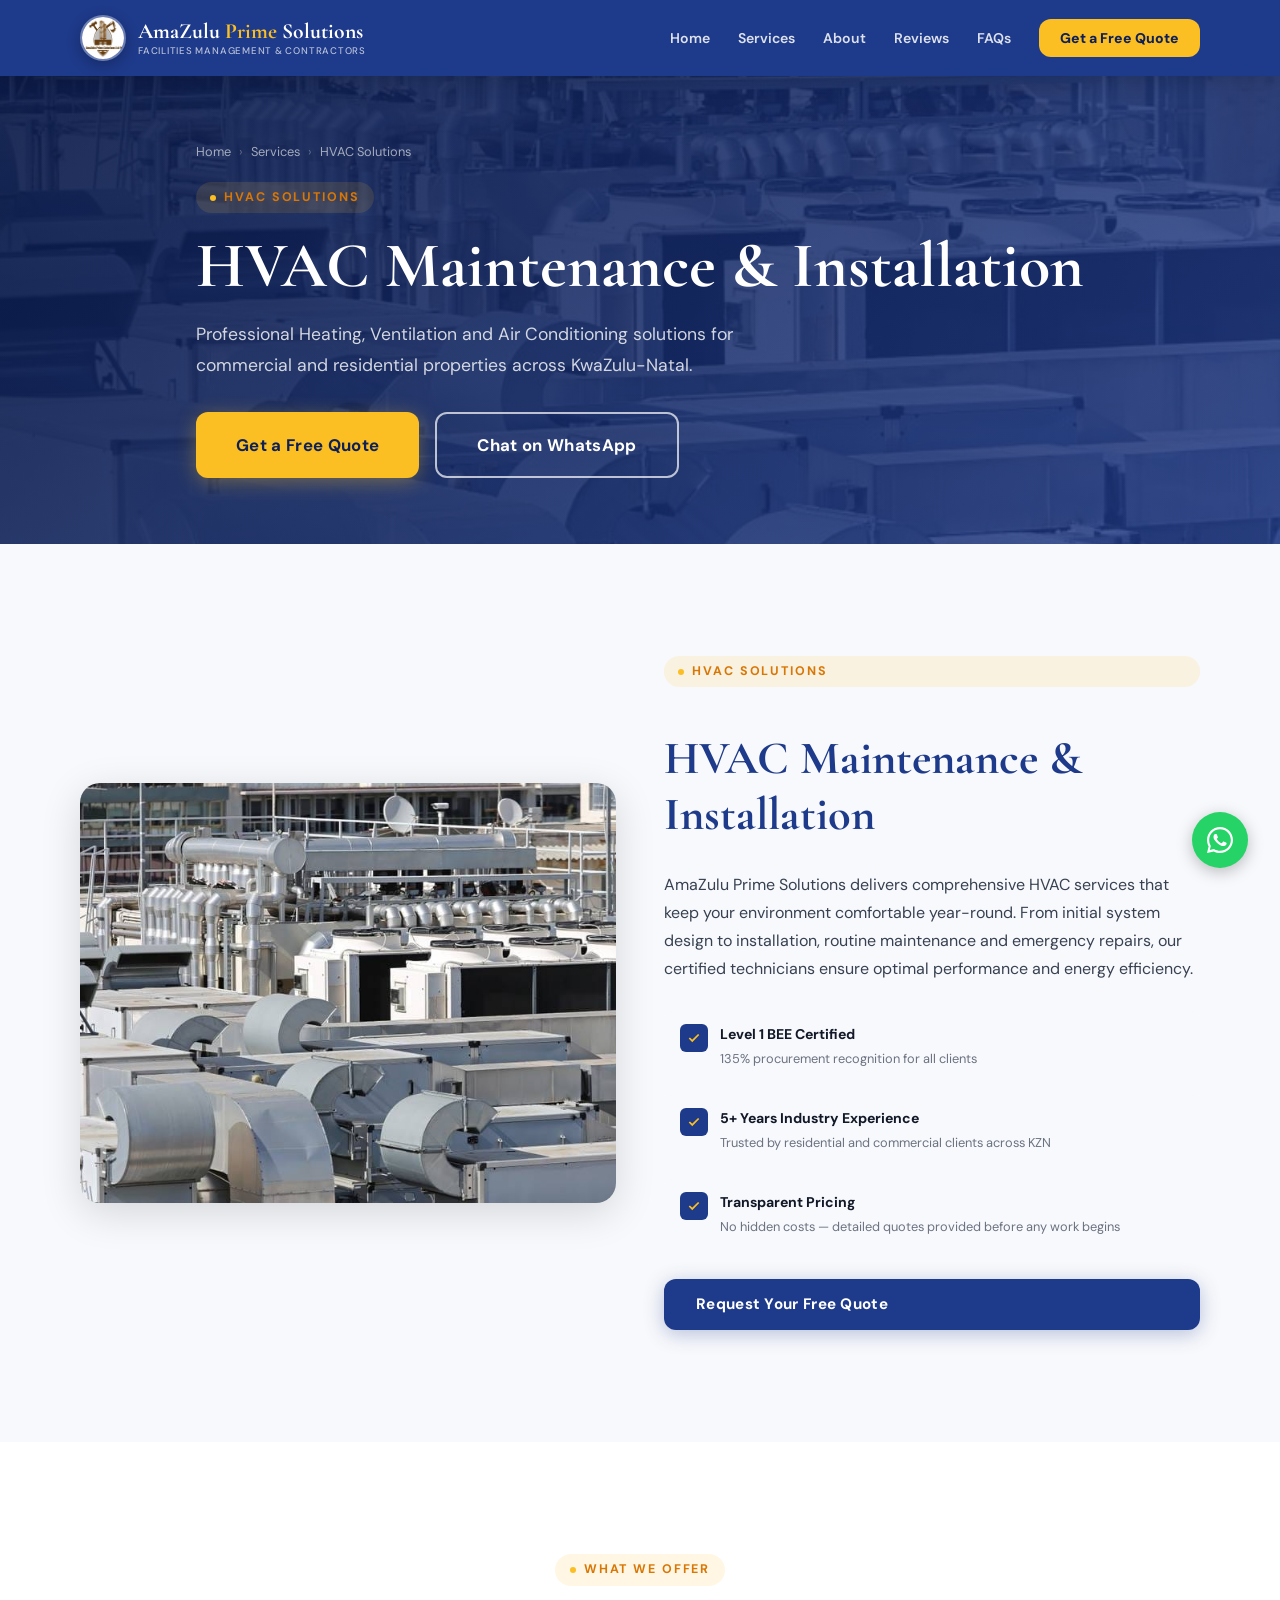
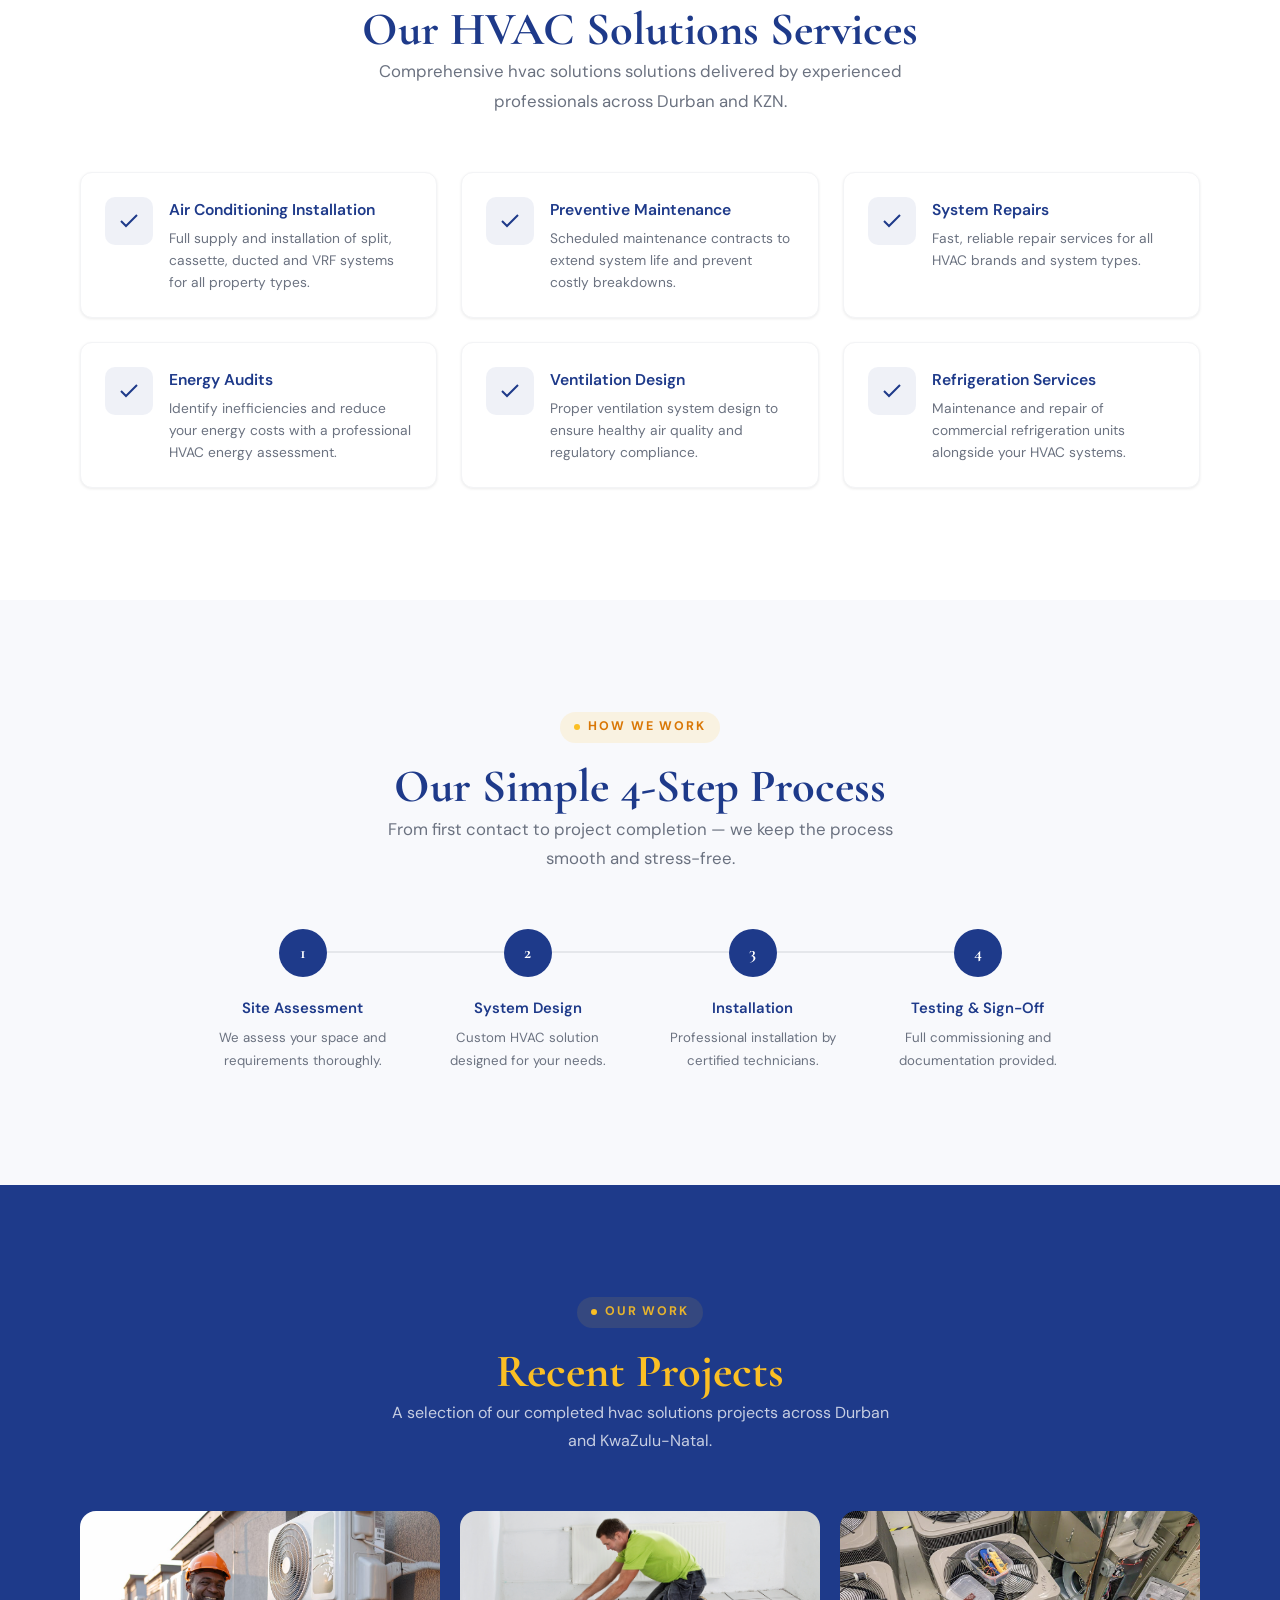
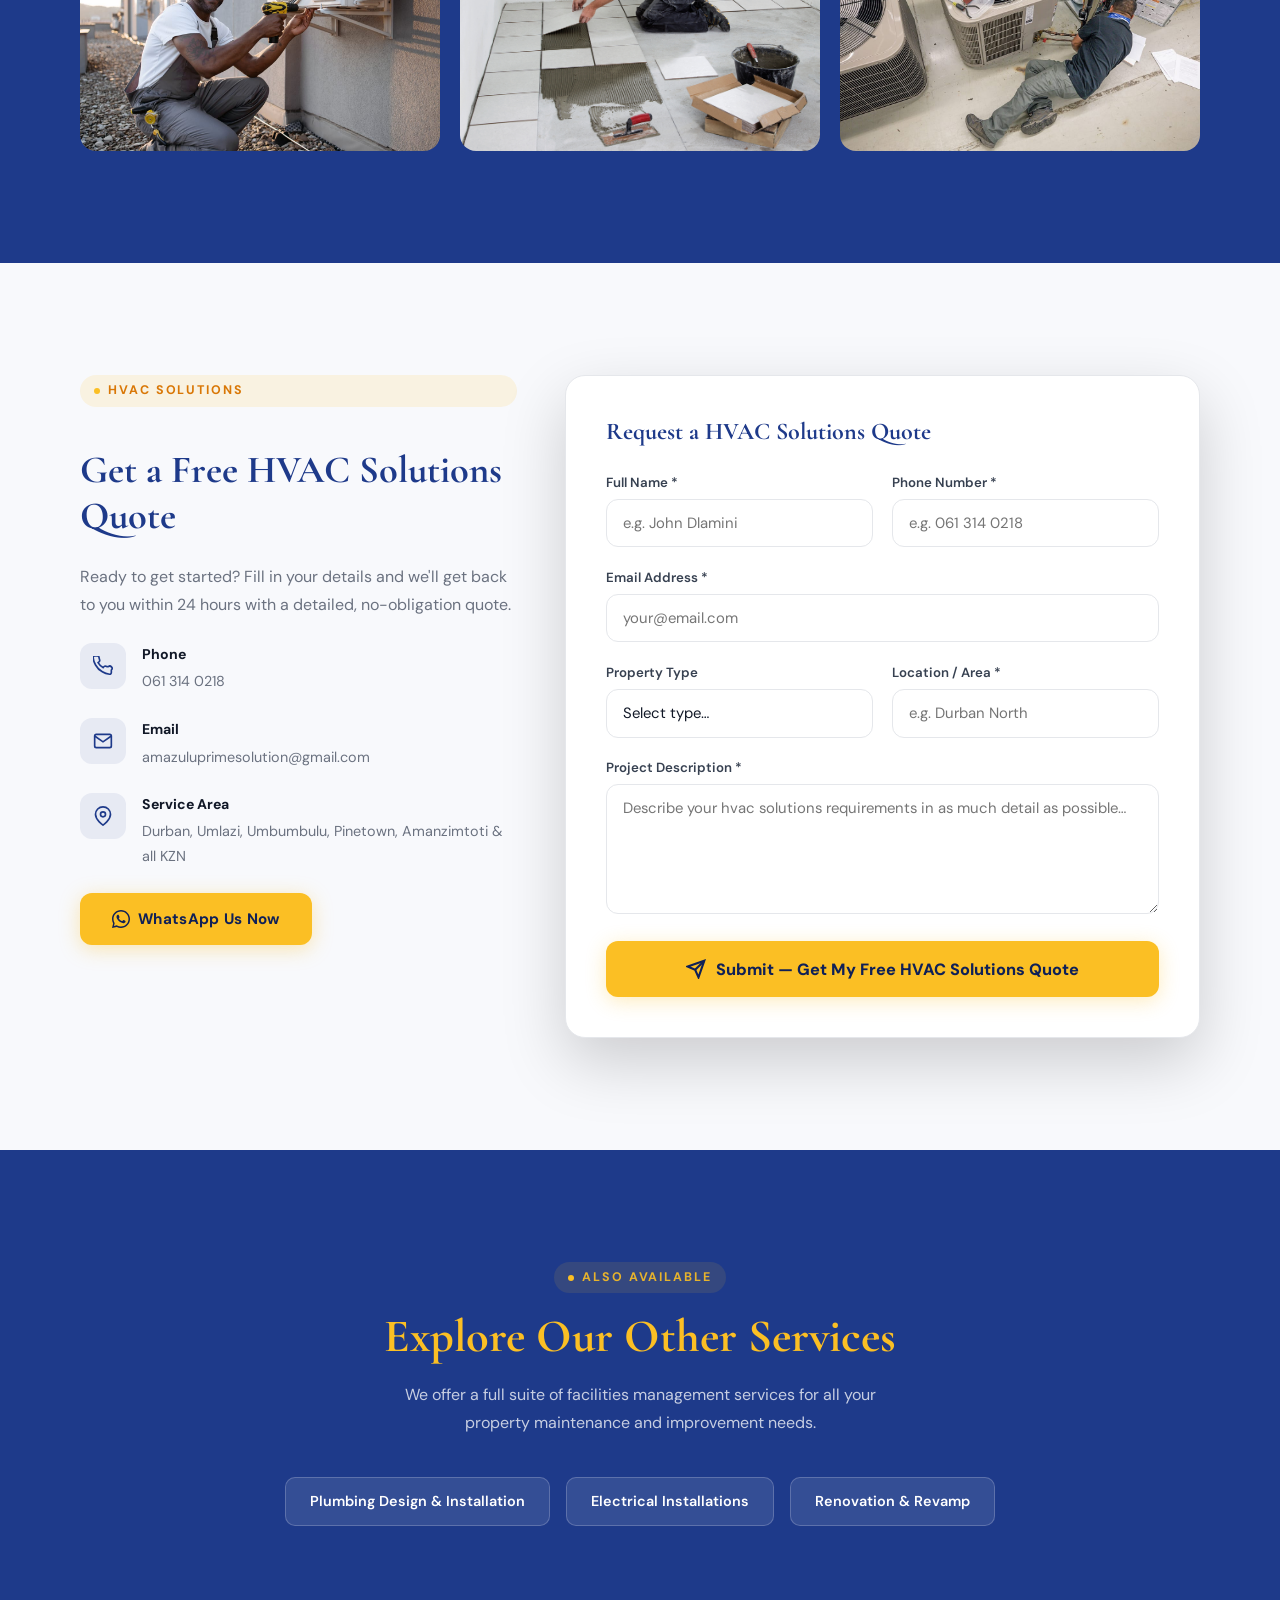
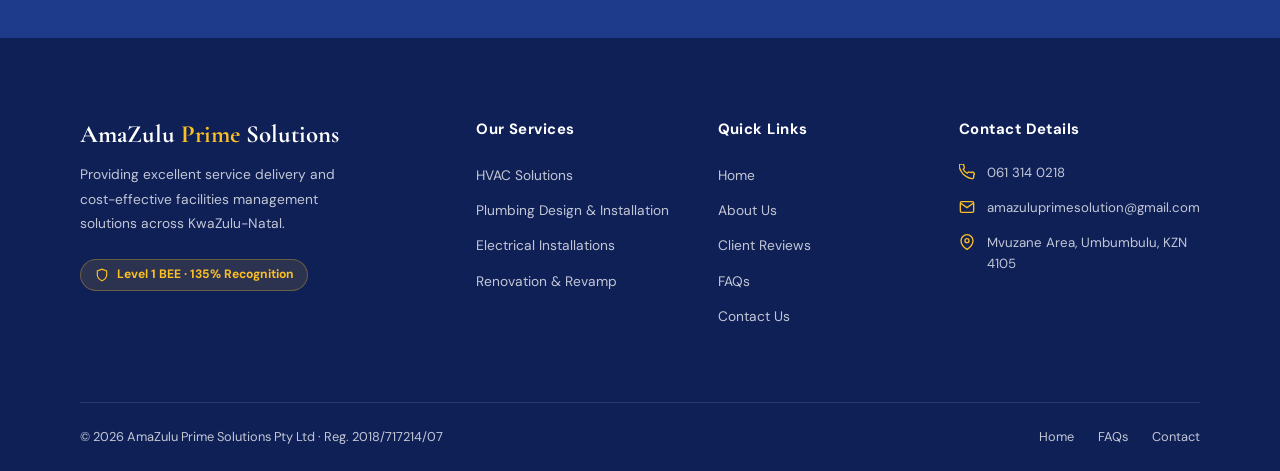
<file: hvac.html>
<!DOCTYPE html>
<html lang="en">
<head>
  <meta charset="UTF-8"/>
  <meta name="viewport" content="width=device-width,initial-scale=1.0"/>
  <title>HVAC Solutions | AmaZulu Prime Solutions — Durban &amp; KZN Contractors</title>
  <meta name="description" content="Expert HVAC maintenance, installation and servicing in Durban and KwaZulu-Natal. AmaZulu Prime Solutions — Level 1 BEE certified HVAC contractors. Get a free quote."/>
  <meta name="robots" content="index,follow,max-image-preview:large,max-snippet:-1,max-video-preview:-1"/>
  <meta name="googlebot" content="index,follow,max-image-preview:large,max-snippet:-1,max-video-preview:-1"/>
  <link rel="canonical" href="https://amazuluprimesolutions.co.za/hvac.html"/>
  <meta property="og:title" content="HVAC Solutions | AmaZulu Prime Solutions"/>
  <meta property="og:description" content="Expert HVAC maintenance, installation and servicing in Durban and KwaZulu-Natal. AmaZulu Prime Solutions — Level 1 BEE certified HVAC contractors. Get a free quote."/>
  <meta property="og:type" content="website"/>
  <meta property="og:url" content="https://amazuluprimesolutions.co.za/hvac.html"/>
  <meta property="og:image" content="https://amazuluprimesolutions.co.za/images/hvac.jpg"/>
  <meta name="twitter:card" content="summary_large_image"/>
  <meta name="google-site-verification" content="sttQN9YMMZxSJ2lCe7s1rqBzRoKyOybl5G00gCJvB2U"/>
  <link rel="preconnect" href="https://fonts.googleapis.com"/>
  <link rel="preconnect" href="https://fonts.gstatic.com" crossorigin/>
  <link href="https://fonts.googleapis.com/css2?family=Cormorant+Garamond:wght@600;700&family=DM+Sans:wght@400;500;600;700;800&display=swap" rel="stylesheet"/>
  <link rel="stylesheet" href="css/style.css"/>
  <link rel="icon" type="image/x-icon" href="images/favicon/favicon.ico"/>
  <link rel="icon" type="image/png" sizes="32x32" href="images/favicon/favicon-32x32.png"/>
  <link rel="icon" type="image/png" sizes="16x16" href="images/favicon/favicon-16x16.png"/>
  <link rel="apple-touch-icon" sizes="180x180" href="images/favicon/apple-touch-icon.png"/>
  <link rel="manifest" href="images/favicon/site.webmanifest"/>

  <script type="application/ld+json">
  {"@context":"https://schema.org","@type":"HVACBusiness","name":"AmaZulu Prime Solutions — HVAC Solutions","url":"https://amazuluprimesolutions.co.za/hvac.html","telephone":"+27-61-314-0218","areaServed":["Durban","KwaZulu-Natal","Umbumbulu","Umlazi","Pinetown"]}
  </script>
  <script async src="https://www.googletagmanager.com/gtag/js?id=G-XXXXXXXXXX"></script>
  <script>
    window.dataLayer = window.dataLayer || [];
    function gtag(){dataLayer.push(arguments);}
    gtag('js', new Date());
    gtag('config', 'G-XXXXXXXXXX');
  </script>
</head>
<body>
<header class="nav" role="banner">
  <div class="container nav-inner">
    <a href="index.html" class="nav-logo" aria-label="AmaZulu Prime Solutions Home">
      <img src="images/logo.jpeg" alt="AmaZulu Prime Solutions logo" class="nav-logo-img" loading="eager"/>
      <span class="nav-logo-text">
        AmaZulu <span>Prime</span> Solutions
        <small>Facilities Management &amp; Contractors</small>
      </span>
    </a>
    <nav class="nav-links" aria-label="Main navigation">
      <a href="index.html">Home</a>
      <a href="index.html#services">Services</a>
      <a href="index.html#about">About</a>
      <a href="index.html#reviews">Reviews</a>
      <a href="faq.html">FAQs</a>
      <a href="index.html#contact" class="nav-cta">Get a Free Quote</a>
    </nav>
    <button class="nav-hamburger" id="nav-hamburger" aria-label="Open menu">
      <svg xmlns="http://www.w3.org/2000/svg" width="22" height="22" fill="none" viewBox="0 0 24 24" stroke="currentColor" stroke-width="2.5"><line x1="3" y1="6" x2="21" y2="6"/><line x1="3" y1="12" x2="21" y2="12"/><line x1="3" y1="18" x2="21" y2="18"/></svg>
    </button>
  </div>
</header>
<div class="overlay" id="nav-overlay"></div>
<div class="mobile-menu" id="mobile-menu">
  <div class="mobile-menu-header">
    <span class="mobile-menu-logo">
      <img src="images/logo.jpeg" alt="AmaZulu Prime Solutions logo" class="mobile-logo-img" loading="lazy"/>
      <span>AmaZulu <span>Prime</span></span>
    </span>
    <button class="mobile-close" id="mobile-close" aria-label="Close menu">
      <svg xmlns="http://www.w3.org/2000/svg" width="20" height="20" fill="none" viewBox="0 0 24 24" stroke="currentColor" stroke-width="2.5"><line x1="18" y1="6" x2="6" y2="18"/><line x1="6" y1="6" x2="18" y2="18"/></svg>
    </button>
  </div>
  <nav class="mobile-nav-links">
    <a href="index.html">🏠 Home</a>
    <a href="hvac.html">❄️ HVAC Solutions</a>
    <a href="plumbing.html">🔧 Plumbing</a>
    <a href="electrical.html">⚡ Electrical</a>
    <a href="renovation.html">🏗️ Renovation</a>
    <a href="index.html#about">👥 About Us</a>
    <a href="index.html#reviews">⭐ Reviews</a>
    <a href="faq.html">❓ FAQs</a>
  </nav>
  <a href="index.html#contact" class="mobile-nav-cta">Get a Free Quote →</a>
</div>

<main>

<!-- PAGE HERO -->
<section class="page-hero" aria-labelledby="page-h1">
  <div class="page-hero-img"><img src="images/hvac.jpg" alt="HVAC air conditioning installation and maintenance in Durban KZN" loading="eager"/></div>
  <div class="page-hero-overlay"></div>
  <div class="container">
    <div class="page-hero-content">
      <nav class="breadcrumb" aria-label="Breadcrumb">
        <a href="index.html">Home</a>
        <span class="breadcrumb-sep">›</span>
        <a href="index.html#services">Services</a>
        <span class="breadcrumb-sep">›</span>
        <span>HVAC Solutions</span>
      </nav>
      <div class="section-label">HVAC Solutions</div>
      <h1 id="page-h1">HVAC Maintenance &amp; Installation</h1>
      <p>Professional Heating, Ventilation and Air Conditioning solutions for commercial and residential properties across KwaZulu-Natal.</p>
      <div style="display:flex;flex-wrap:wrap;gap:1rem;">
        <a href="#contact-hvac" class="btn btn-primary btn-lg">Get a Free Quote</a>
        <a href="https://wa.me/27613140218?text=I+need+a+quote+for+HVAC+services" target="_blank" rel="noopener" class="btn btn-outline btn-lg">Chat on WhatsApp</a>
      </div>
    </div>
  </div>
</section>

<!-- INTRO -->
<section class="section bg-off-white" aria-label="Service overview">
  <div class="container">
    <div class="about-2col">
      <div class="animate-fade">
        <img src="images/hvac.jpg" alt="HVAC air conditioning installation and maintenance in Durban KZN" loading="lazy" style="border-radius:20px;width:100%;height:420px;object-fit:cover;box-shadow:var(--shadow-lg)"/>
      </div>
      <div class="about-content animate-up">
        <div class="section-label">HVAC Solutions</div>
        <h2 style="color:var(--blue)">HVAC Maintenance &amp; Installation</h2>
        <p style="color:var(--gray-700)">AmaZulu Prime Solutions delivers comprehensive HVAC services that keep your environment comfortable year-round. From initial system design to installation, routine maintenance and emergency repairs, our certified technicians ensure optimal performance and energy efficiency.</p>
        <div class="about-features">
          <div class="about-feature"><div class="about-feature-icon"><svg xmlns="http://www.w3.org/2000/svg" width="14" height="14" fill="none" viewBox="0 0 24 24" stroke="currentColor" stroke-width="3"><polyline points="20 6 9 17 4 12"/></svg></div><div><strong>Level 1 BEE Certified</strong><span>135% procurement recognition for all clients</span></div></div>
          <div class="about-feature"><div class="about-feature-icon"><svg xmlns="http://www.w3.org/2000/svg" width="14" height="14" fill="none" viewBox="0 0 24 24" stroke="currentColor" stroke-width="3"><polyline points="20 6 9 17 4 12"/></svg></div><div><strong>5+ Years Industry Experience</strong><span>Trusted by residential and commercial clients across KZN</span></div></div>
          <div class="about-feature"><div class="about-feature-icon"><svg xmlns="http://www.w3.org/2000/svg" width="14" height="14" fill="none" viewBox="0 0 24 24" stroke="currentColor" stroke-width="3"><polyline points="20 6 9 17 4 12"/></svg></div><div><strong>Transparent Pricing</strong><span>No hidden costs — detailed quotes provided before any work begins</span></div></div>
        </div>
        <a href="#contact-hvac" class="btn btn-blue">Request Your Free Quote</a>
      </div>
    </div>
  </div>
</section>

<!-- FEATURES -->
<section class="section" style="background:white;" aria-labelledby="features-heading">
  <div class="container">
    <div class="section-header text-center animate-up">
      <div class="section-label">What We Offer</div>
      <h2 id="features-heading" style="color:var(--blue);">Our HVAC Solutions Services</h2>
      <p class="section-desc">Comprehensive hvac solutions solutions delivered by experienced professionals across Durban and KZN.</p>
    </div>
    <div class="service-features-grid">
      <div class="feature-item animate-up">
        <div class="feature-icon"><svg xmlns="http://www.w3.org/2000/svg" width="24" height="24" fill="none" viewBox="0 0 24 24" stroke="currentColor" stroke-width="2"><polyline points="20 6 9 17 4 12"/></svg></div>
        <div class="feature-text"><h4>Air Conditioning Installation</h4><p>Full supply and installation of split, cassette, ducted and VRF systems for all property types.</p></div>
      </div>
      <div class="feature-item animate-up">
        <div class="feature-icon"><svg xmlns="http://www.w3.org/2000/svg" width="24" height="24" fill="none" viewBox="0 0 24 24" stroke="currentColor" stroke-width="2"><polyline points="20 6 9 17 4 12"/></svg></div>
        <div class="feature-text"><h4>Preventive Maintenance</h4><p>Scheduled maintenance contracts to extend system life and prevent costly breakdowns.</p></div>
      </div>
      <div class="feature-item animate-up">
        <div class="feature-icon"><svg xmlns="http://www.w3.org/2000/svg" width="24" height="24" fill="none" viewBox="0 0 24 24" stroke="currentColor" stroke-width="2"><polyline points="20 6 9 17 4 12"/></svg></div>
        <div class="feature-text"><h4>System Repairs</h4><p>Fast, reliable repair services for all HVAC brands and system types.</p></div>
      </div>
      <div class="feature-item animate-up">
        <div class="feature-icon"><svg xmlns="http://www.w3.org/2000/svg" width="24" height="24" fill="none" viewBox="0 0 24 24" stroke="currentColor" stroke-width="2"><polyline points="20 6 9 17 4 12"/></svg></div>
        <div class="feature-text"><h4>Energy Audits</h4><p>Identify inefficiencies and reduce your energy costs with a professional HVAC energy assessment.</p></div>
      </div>
      <div class="feature-item animate-up">
        <div class="feature-icon"><svg xmlns="http://www.w3.org/2000/svg" width="24" height="24" fill="none" viewBox="0 0 24 24" stroke="currentColor" stroke-width="2"><polyline points="20 6 9 17 4 12"/></svg></div>
        <div class="feature-text"><h4>Ventilation Design</h4><p>Proper ventilation system design to ensure healthy air quality and regulatory compliance.</p></div>
      </div>
      <div class="feature-item animate-up">
        <div class="feature-icon"><svg xmlns="http://www.w3.org/2000/svg" width="24" height="24" fill="none" viewBox="0 0 24 24" stroke="currentColor" stroke-width="2"><polyline points="20 6 9 17 4 12"/></svg></div>
        <div class="feature-text"><h4>Refrigeration Services</h4><p>Maintenance and repair of commercial refrigeration units alongside your HVAC systems.</p></div>
      </div>
    </div>
  </div>
</section>

<!-- PROCESS -->
<section class="section" style="background:var(--off-white);" aria-labelledby="process-heading">
  <div class="container">
    <div class="section-header text-center animate-up">
      <div class="section-label">How We Work</div>
      <h2 id="process-heading" style="color:var(--blue);">Our Simple 4-Step Process</h2>
      <p class="section-desc">From first contact to project completion — we keep the process smooth and stress-free.</p>
    </div>
    <div class="process-steps" style="max-width:900px;margin:0 auto;">
      <div class="process-step animate-up delay-1">
        <div class="process-num">1</div>
        <div><h4>Site Assessment</h4><p>We assess your space and requirements thoroughly.</p></div>
      </div>
      <div class="process-step animate-up delay-2">
        <div class="process-num">2</div>
        <div><h4>System Design</h4><p>Custom HVAC solution designed for your needs.</p></div>
      </div>
      <div class="process-step animate-up delay-3">
        <div class="process-num">3</div>
        <div><h4>Installation</h4><p>Professional installation by certified technicians.</p></div>
      </div>
      <div class="process-step animate-up delay-4">
        <div class="process-num">4</div>
        <div><h4>Testing &amp; Sign-Off</h4><p>Full commissioning and documentation provided.</p></div>
      </div>
    </div>
  </div>
</section>

<!-- GALLERY -->
<section class="section" style="background:var(--blue);" aria-label="Project gallery">
  <div class="container">
    <div class="section-header text-center animate-up">
      <div class="section-label" style="color:rgba(251,191,36,.9);background:rgba(251,191,36,.1);">Our Work</div>
      <h2 style="color:var(--gold);">Recent Projects</h2>
      <p style="color:rgba(255,255,255,.75);max-width:520px;margin:0 auto;">A selection of our completed hvac solutions projects across Durban and KwaZulu-Natal.</p>
    </div>
    <div style="display:grid;grid-template-columns:repeat(auto-fit,minmax(280px,1fr));gap:1.25rem;margin-top:2.5rem;">
      <div style="border-radius:16px;overflow:hidden;"><img src="images/work-1.jpg" alt="HVAC Solutions project example 1" loading="lazy" style="width:100%;height:240px;object-fit:cover;display:block;transition:transform .5s" onmouseover="this.style.transform='scale(1.04)'" onmouseout="this.style.transform='scale(1)'"/></div>
      <div style="border-radius:16px;overflow:hidden;"><img src="images/work-2.jpg" alt="HVAC Solutions project example 2" loading="lazy" style="width:100%;height:240px;object-fit:cover;display:block;transition:transform .5s" onmouseover="this.style.transform='scale(1.04)'" onmouseout="this.style.transform='scale(1)'"/></div>
      <div style="border-radius:16px;overflow:hidden;"><img src="images/work-3.jpg" alt="HVAC Solutions project example 3" loading="lazy" style="width:100%;height:240px;object-fit:cover;display:block;transition:transform .5s" onmouseover="this.style.transform='scale(1.04)'" onmouseout="this.style.transform='scale(1)'"/></div>
    </div>
  </div>
</section>

<!-- CONTACT FORM -->
<section class="section contact-section" id="contact-hvac" aria-labelledby="contact-heading-hvac">
  <div class="container">
    <div class="contact-grid">
      <div class="contact-info animate-up">
        <div class="section-label">HVAC Solutions</div>
        <h2 id="contact-heading-hvac" style="color:var(--blue);font-size:clamp(1.8rem,3.5vw,2.4rem);">Get a Free HVAC Solutions Quote</h2>
        <p style="color:var(--gray-500)">Ready to get started? Fill in your details and we'll get back to you within 24 hours with a detailed, no-obligation quote.</p>
        <div class="contact-detail">
          <div class="contact-detail-icon"><svg xmlns="http://www.w3.org/2000/svg" width="20" height="20" fill="none" viewBox="0 0 24 24" stroke="currentColor" stroke-width="2"><path d="M22 16.92v3a2 2 0 01-2.18 2 19.79 19.79 0 01-8.63-3.07A19.5 19.5 0 013.07 10.8 19.79 19.79 0 01.22 2.18 2 2 0 012.22 0h3a2 2 0 012 1.72c.127.96.361 1.903.7 2.81a2 2 0 01-.45 2.11L6.09 7.91a16 16 0 006 6l1.27-1.27a2 2 0 012.11-.45c.907.339 1.85.573 2.81.7A2 2 0 0122 16.92z"/></svg></div>
          <div><strong>Phone</strong><a href="tel:+27613140218">061 314 0218</a></div>
        </div>
        <div class="contact-detail">
          <div class="contact-detail-icon"><svg xmlns="http://www.w3.org/2000/svg" width="20" height="20" fill="none" viewBox="0 0 24 24" stroke="currentColor" stroke-width="2"><path d="M4 4h16c1.1 0 2 .9 2 2v12c0 1.1-.9 2-2 2H4c-1.1 0-2-.9-2-2V6c0-1.1.9-2 2-2z"/><polyline points="22,6 12,13 2,6"/></svg></div>
          <div><strong>Email</strong><a href="mailto:amazuluprimesolution@gmail.com">amazuluprimesolution@gmail.com</a></div>
        </div>
        <div class="contact-detail">
          <div class="contact-detail-icon"><svg xmlns="http://www.w3.org/2000/svg" width="20" height="20" fill="none" viewBox="0 0 24 24" stroke="currentColor" stroke-width="2"><path d="M21 10c0 7-9 13-9 13s-9-6-9-13a9 9 0 0118 0z"/><circle cx="12" cy="10" r="3"/></svg></div>
          <div><strong>Service Area</strong><p>Durban, Umlazi, Umbumbulu, Pinetown, Amanzimtoti &amp; all KZN</p></div>
        </div>
        <a href="https://wa.me/27613140218?text=I+need+a+quote+for+HVAC+services" target="_blank" rel="noopener" class="btn btn-primary" style="align-self:flex-start">
          <svg xmlns="http://www.w3.org/2000/svg" width="18" height="18" viewBox="0 0 24 24" fill="currentColor"><path d="M17.472 14.382c-.297-.149-1.758-.867-2.03-.967-.273-.099-.471-.148-.67.15-.197.297-.767.966-.94 1.164-.173.199-.347.223-.644.075-.297-.15-1.255-.463-2.39-1.475-.883-.788-1.48-1.761-1.653-2.059-.173-.297-.018-.458.13-.606.134-.133.298-.347.446-.52.149-.174.198-.298.298-.497.099-.198.05-.371-.025-.52-.075-.149-.669-1.612-.916-2.207-.242-.579-.487-.5-.669-.51-.173-.008-.371-.01-.57-.01-.198 0-.52.074-.792.372-.272.297-1.04 1.016-1.04 2.479 0 1.462 1.065 2.875 1.213 3.074.149.198 2.096 3.2 5.077 4.487.709.306 1.262.489 1.694.625.712.227 1.36.195 1.871.118.571-.085 1.758-.719 2.006-1.413.248-.694.248-1.289.173-1.413-.074-.124-.272-.198-.57-.347z"/><path d="M12 0C5.373 0 0 5.373 0 12c0 2.124.554 4.118 1.525 5.847L0 24l6.335-1.492C8.012 23.468 9.978 24 12 24c6.627 0 12-5.373 12-12S18.627 0 12 0zm0 22c-1.89 0-3.663-.497-5.192-1.367l-.372-.22-3.862.91.978-3.783-.242-.39A9.952 9.952 0 012 12C2 6.477 6.477 2 12 2s10 4.477 10 10-4.477 10-10 10z"/></svg>
          WhatsApp Us Now
        </a>
      </div>
      <div class="contact-form-wrap animate-up delay-2">
        <h3 style="color:var(--blue);margin-bottom:1.5rem;font-family:var(--font-display);font-size:1.5rem;">Request a HVAC Solutions Quote</h3>
        <form name="hvac-quote" method="POST" data-netlify="true" netlify-honeypot="bot-field" action="thank-you.html">
          <input type="hidden" name="form-name" value="hvac-quote"/>
          <input type="hidden" name="service" value="hvac"/>
          <input type="hidden" name="bot-field" style="display:none"/>
          <div class="form-row">
            <div class="form-group">
              <label class="form-label" for="name-hvac">Full Name *</label>
              <input class="form-input" type="text" id="name-hvac" name="name" placeholder="e.g. John Dlamini" required/>
            </div>
            <div class="form-group">
              <label class="form-label" for="phone-hvac">Phone Number *</label>
              <input class="form-input" type="tel" id="phone-hvac" name="phone" placeholder="e.g. 061 314 0218" required/>
            </div>
          </div>
          <div class="form-group">
            <label class="form-label" for="email-hvac">Email Address *</label>
            <input class="form-input" type="email" id="email-hvac" name="email" placeholder="your@email.com" required/>
          </div>
          <div class="form-row">
            <div class="form-group">
              <label class="form-label" for="property-hvac">Property Type</label>
              <select class="form-input" id="property-hvac" name="property-type">
                <option value="">Select type…</option>
                <option value="residential">Residential</option>
                <option value="commercial">Commercial</option>
                <option value="industrial">Industrial</option>
              </select>
            </div>
            <div class="form-group">
              <label class="form-label" for="location-hvac">Location / Area *</label>
              <input class="form-input" type="text" id="location-hvac" name="location" placeholder="e.g. Durban North" required/>
            </div>
          </div>
          <div class="form-group">
            <label class="form-label" for="message-hvac">Project Description *</label>
            <textarea class="form-input" id="message-hvac" name="message" rows="4" placeholder="Describe your hvac solutions requirements in as much detail as possible…" required></textarea>
          </div>
          <button type="submit" class="form-submit">
            <svg xmlns="http://www.w3.org/2000/svg" width="20" height="20" fill="none" viewBox="0 0 24 24" stroke="currentColor" stroke-width="2.5"><line x1="22" y1="2" x2="11" y2="13"/><polygon points="22 2 15 22 11 13 2 9 22 2"/></svg>
            Submit — Get My Free HVAC Solutions Quote
          </button>
        </form>
      </div>
    </div>
  </div>
</section>

<!-- OTHER SERVICES -->
<section class="section" style="background:var(--blue);" aria-label="Other services">
  <div class="container text-center">
    <div class="section-label animate-up" style="color:rgba(251,191,36,.9);background:rgba(251,191,36,.1);margin:0 auto 1rem;">Also Available</div>
    <h2 class="animate-up" style="color:var(--gold);margin-bottom:1rem;">Explore Our Other Services</h2>
    <p class="animate-up" style="color:rgba(255,255,255,.75);max-width:500px;margin:0 auto 2.5rem;">We offer a full suite of facilities management services for all your property maintenance and improvement needs.</p>
    <div style="display:flex;flex-wrap:wrap;gap:1rem;justify-content:center;" class="animate-up delay-2">
      <a href="plumbing.html" style="background:rgba(255,255,255,.1);border:1px solid rgba(255,255,255,.2);color:white;font-weight:600;padding:.75rem 1.5rem;border-radius:10px;transition:.3s;font-size:.9rem" onmouseover="this.style.background='rgba(251,191,36,.2)';this.style.color='#fbbf24'" onmouseout="this.style.background='rgba(255,255,255,.1)';this.style.color='white'">Plumbing Design & Installation</a>
      <a href="electrical.html" style="background:rgba(255,255,255,.1);border:1px solid rgba(255,255,255,.2);color:white;font-weight:600;padding:.75rem 1.5rem;border-radius:10px;transition:.3s;font-size:.9rem" onmouseover="this.style.background='rgba(251,191,36,.2)';this.style.color='#fbbf24'" onmouseout="this.style.background='rgba(255,255,255,.1)';this.style.color='white'">Electrical Installations</a>
      <a href="renovation.html" style="background:rgba(255,255,255,.1);border:1px solid rgba(255,255,255,.2);color:white;font-weight:600;padding:.75rem 1.5rem;border-radius:10px;transition:.3s;font-size:.9rem" onmouseover="this.style.background='rgba(251,191,36,.2)';this.style.color='#fbbf24'" onmouseout="this.style.background='rgba(255,255,255,.1)';this.style.color='white'">Renovation & Revamp</a>
    </div>
  </div>
</section>

</main>

<footer class="footer" role="contentinfo">
  <div class="container">
    <div class="footer-top">
      <div class="footer-brand">
        <h3>AmaZulu <span>Prime</span> Solutions</h3>
        <p>Providing excellent service delivery and cost-effective facilities management solutions across KwaZulu-Natal.</p>
        <span class="footer-badge"><svg xmlns="http://www.w3.org/2000/svg" width="14" height="14" fill="none" viewBox="0 0 24 24" stroke="currentColor" stroke-width="2"><path d="M12 22s8-4 8-10V5l-8-3-8 3v7c0 6 8 10 8 10z"/></svg> Level 1 BEE · 135% Recognition</span>
      </div>
      <div class="footer-col">
        <h4>Our Services</h4>
        <ul class="footer-links">
          <li><a href="hvac.html">HVAC Solutions</a></li>
          <li><a href="plumbing.html">Plumbing Design &amp; Installation</a></li>
          <li><a href="electrical.html">Electrical Installations</a></li>
          <li><a href="renovation.html">Renovation &amp; Revamp</a></li>
        </ul>
      </div>
      <div class="footer-col">
        <h4>Quick Links</h4>
        <ul class="footer-links">
          <li><a href="index.html">Home</a></li>
          <li><a href="index.html#about">About Us</a></li>
          <li><a href="index.html#reviews">Client Reviews</a></li>
          <li><a href="faq.html">FAQs</a></li>
          <li><a href="index.html#contact">Contact Us</a></li>
        </ul>
      </div>
      <div class="footer-col">
        <h4>Contact Details</h4>
        <div class="footer-contact-item"><svg xmlns="http://www.w3.org/2000/svg" width="16" height="16" fill="none" viewBox="0 0 24 24" stroke="currentColor" stroke-width="2"><path d="M22 16.92v3a2 2 0 01-2.18 2 19.79 19.79 0 01-8.63-3.07A19.5 19.5 0 013.07 10.8 19.79 19.79 0 01.22 2.18 2 2 0 012.22 0h3a2 2 0 012 1.72c.127.96.361 1.903.7 2.81a2 2 0 01-.45 2.11L6.09 7.91a16 16 0 006 6l1.27-1.27a2 2 0 012.11-.45c.907.339 1.85.573 2.81.7A2 2 0 0122 16.92z"/></svg><a href="tel:+27613140218">061 314 0218</a></div>
        <div class="footer-contact-item"><svg xmlns="http://www.w3.org/2000/svg" width="16" height="16" fill="none" viewBox="0 0 24 24" stroke="currentColor" stroke-width="2"><path d="M4 4h16c1.1 0 2 .9 2 2v12c0 1.1-.9 2-2 2H4c-1.1 0-2-.9-2-2V6c0-1.1.9-2 2-2z"/><polyline points="22,6 12,13 2,6"/></svg><a href="mailto:amazuluprimesolution@gmail.com">amazuluprimesolution@gmail.com</a></div>
        <div class="footer-contact-item"><svg xmlns="http://www.w3.org/2000/svg" width="16" height="16" fill="none" viewBox="0 0 24 24" stroke="currentColor" stroke-width="2"><path d="M21 10c0 7-9 13-9 13s-9-6-9-13a9 9 0 0118 0z"/><circle cx="12" cy="10" r="3"/></svg><span>Mvuzane Area, Umbumbulu, KZN 4105</span></div>
      </div>
    </div>
    <div class="footer-bottom">
      <span>© <span id="current-year"></span> AmaZulu Prime Solutions Pty Ltd · Reg. 2018/717214/07</span>
      <div class="footer-bottom-links"><a href="index.html">Home</a><a href="faq.html">FAQs</a><a href="index.html#contact">Contact</a></div>
    </div>
  </div>
</footer>
<a class="wa-float" href="https://wa.me/27613140218?text=Hello%20AmaZulu%20Prime%20Solutions%2C%20I%20need%20a%20quote%20for..." target="_blank" rel="noopener noreferrer" aria-label="Chat on WhatsApp">
  <svg xmlns="http://www.w3.org/2000/svg" width="26" height="26" viewBox="0 0 24 24" fill="currentColor"><path d="M17.472 14.382c-.297-.149-1.758-.867-2.03-.967-.273-.099-.471-.148-.67.15-.197.297-.767.966-.94 1.164-.173.199-.347.223-.644.075-.297-.15-1.255-.463-2.39-1.475-.883-.788-1.48-1.761-1.653-2.059-.173-.297-.018-.458.13-.606.134-.133.298-.347.446-.52.149-.174.198-.298.298-.497.099-.198.05-.371-.025-.52-.075-.149-.669-1.612-.916-2.207-.242-.579-.487-.5-.669-.51-.173-.008-.371-.01-.57-.01-.198 0-.52.074-.792.372-.272.297-1.04 1.016-1.04 2.479 0 1.462 1.065 2.875 1.213 3.074.149.198 2.096 3.2 5.077 4.487.709.306 1.262.489 1.694.625.712.227 1.36.195 1.871.118.571-.085 1.758-.719 2.006-1.413.248-.694.248-1.289.173-1.413-.074-.124-.272-.198-.57-.347z"/><path d="M12 0C5.373 0 0 5.373 0 12c0 2.124.554 4.118 1.525 5.847L0 24l6.335-1.492C8.012 23.468 9.978 24 12 24c6.627 0 12-5.373 12-12S18.627 0 12 0zm0 22c-1.89 0-3.663-.497-5.192-1.367l-.372-.22-3.862.91.978-3.783-.242-.39A9.952 9.952 0 012 12C2 6.477 6.477 2 12 2s10 4.477 10 10-4.477 10-10 10z"/></svg>
</a>

<script src="js/main.js"></script>
</body>
</html>
</file>
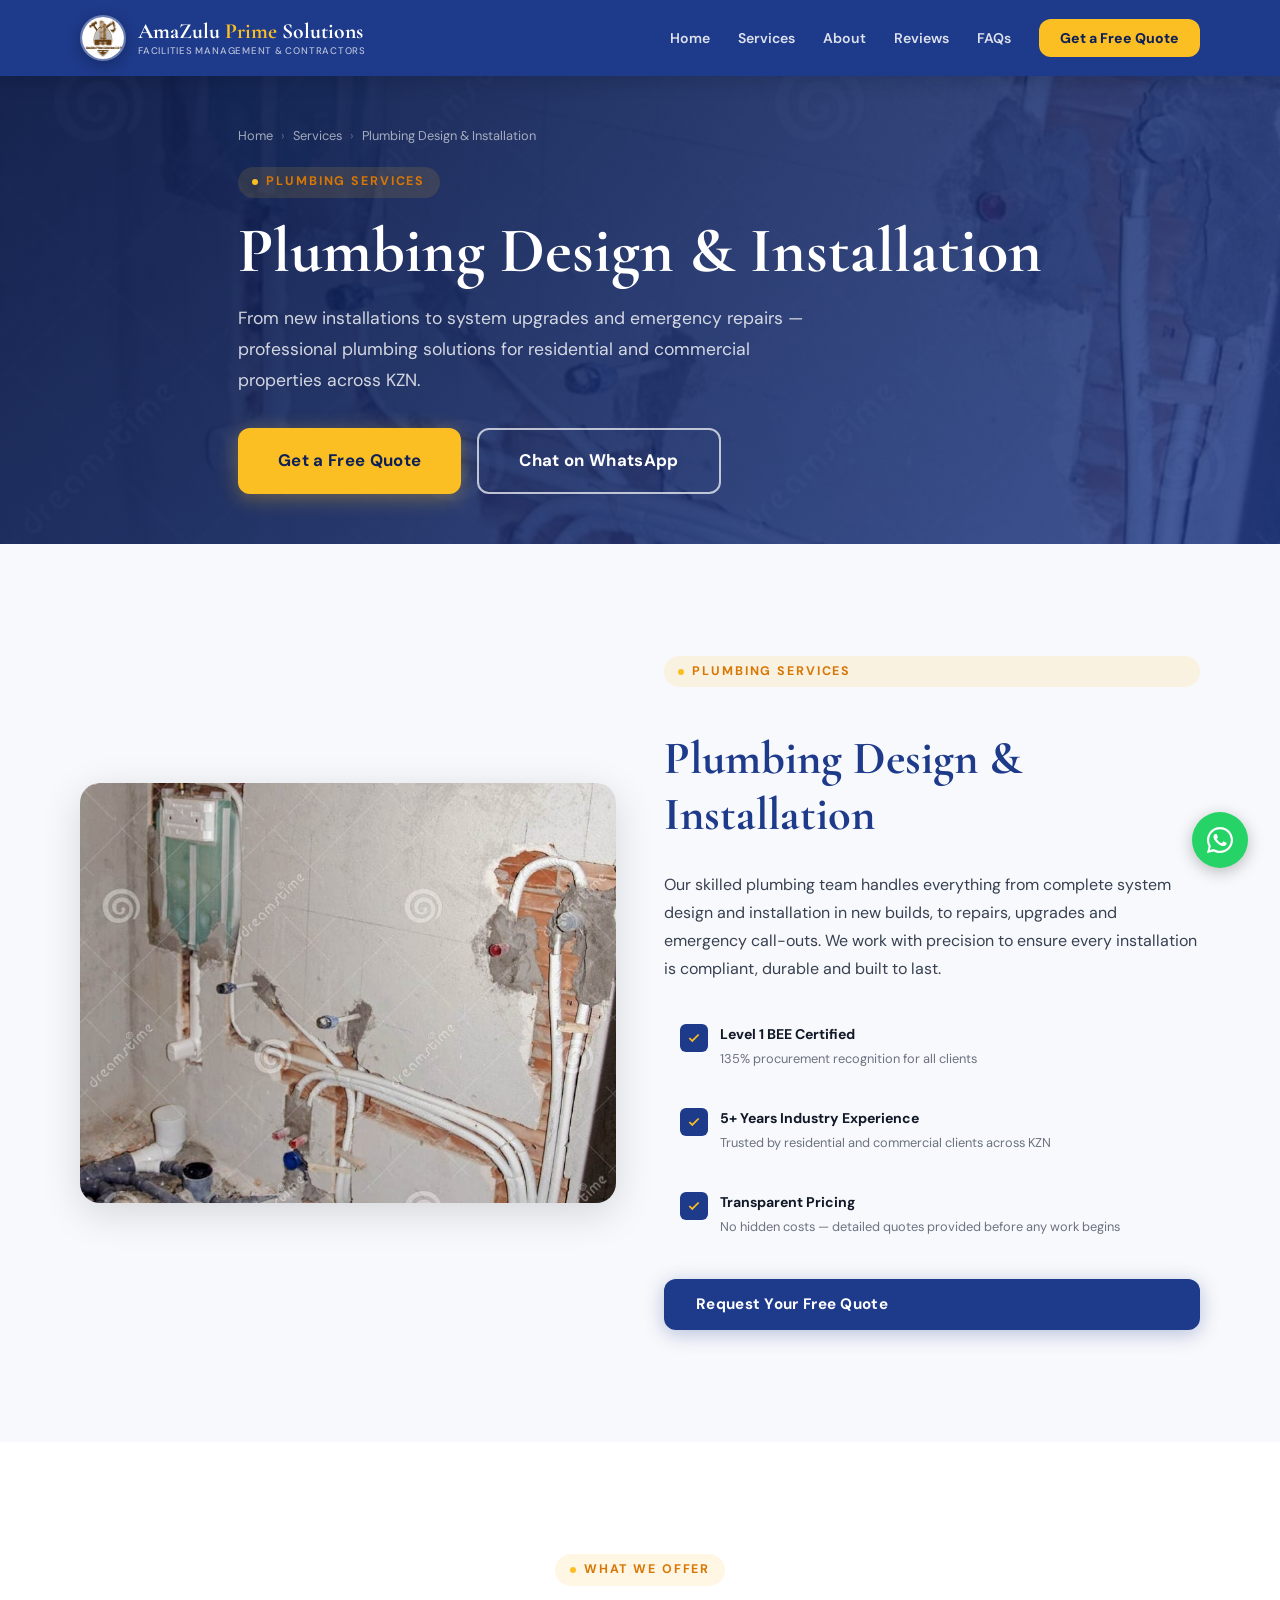
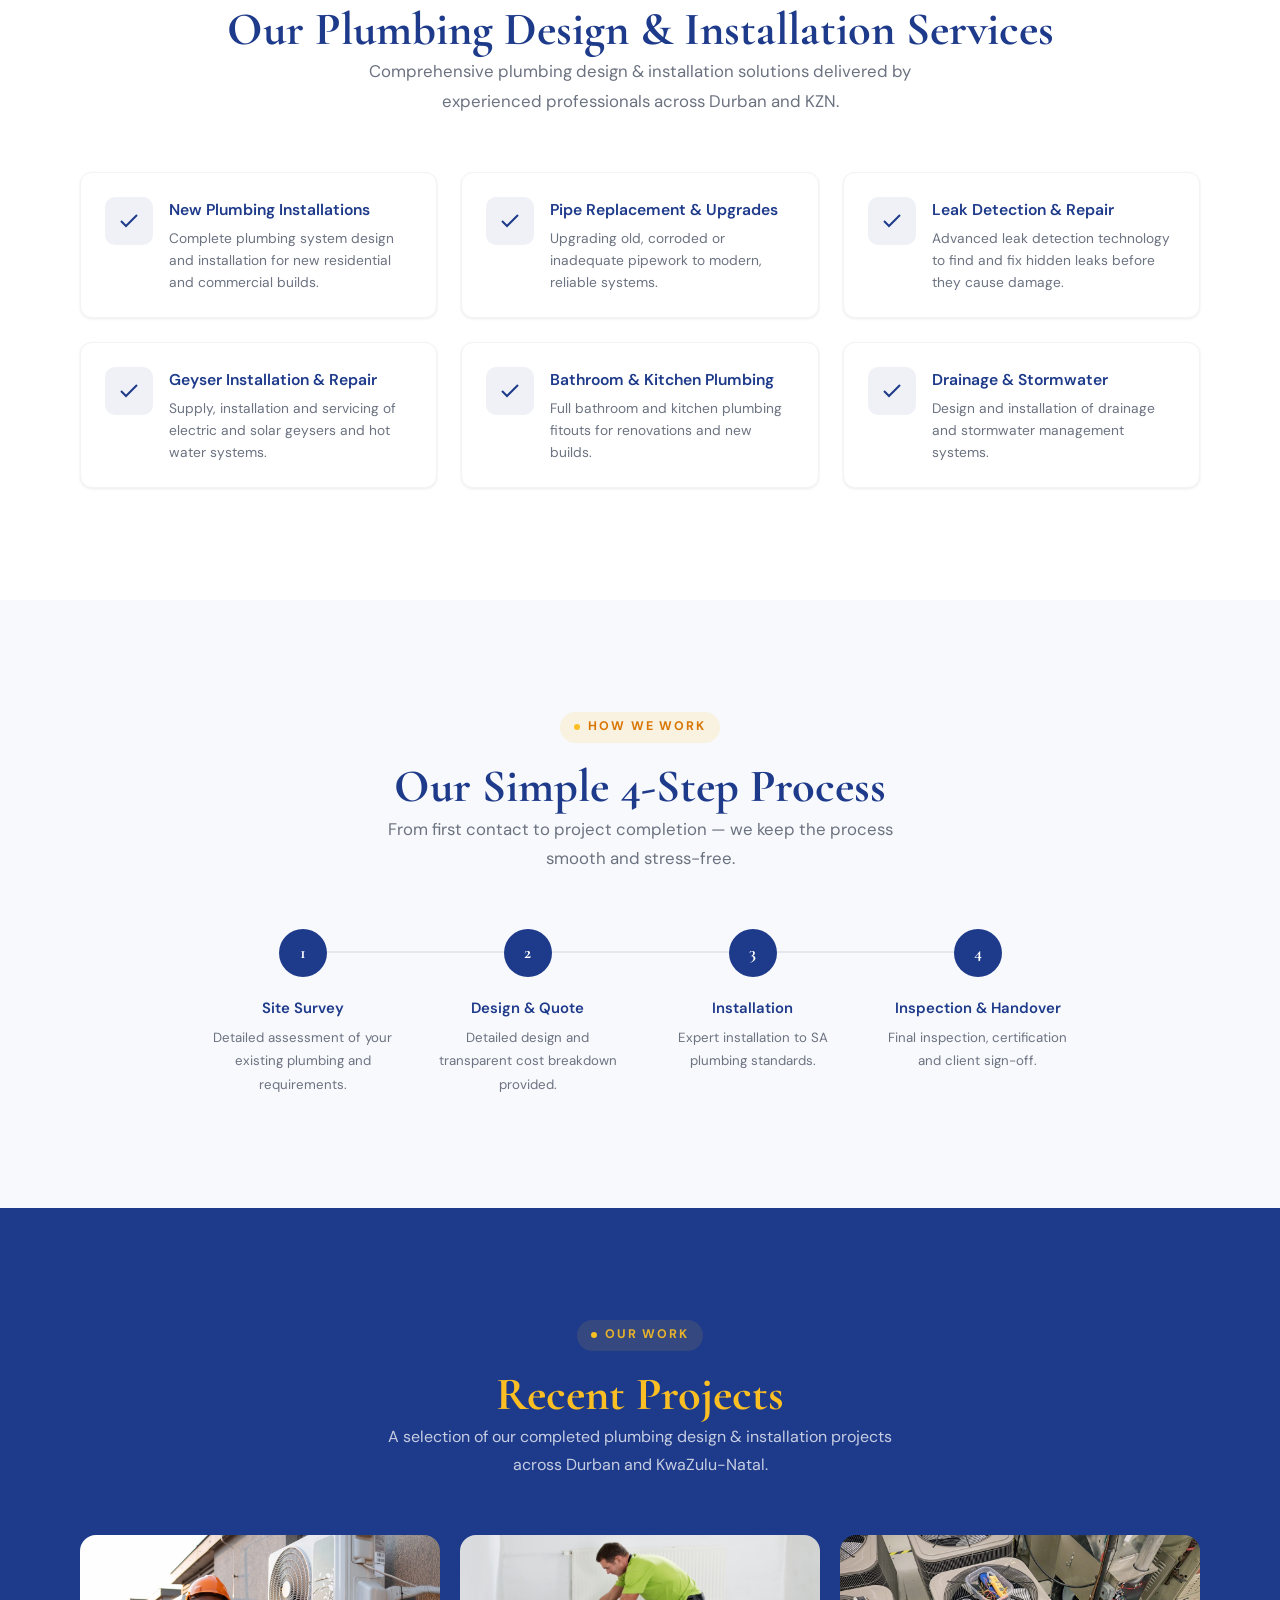
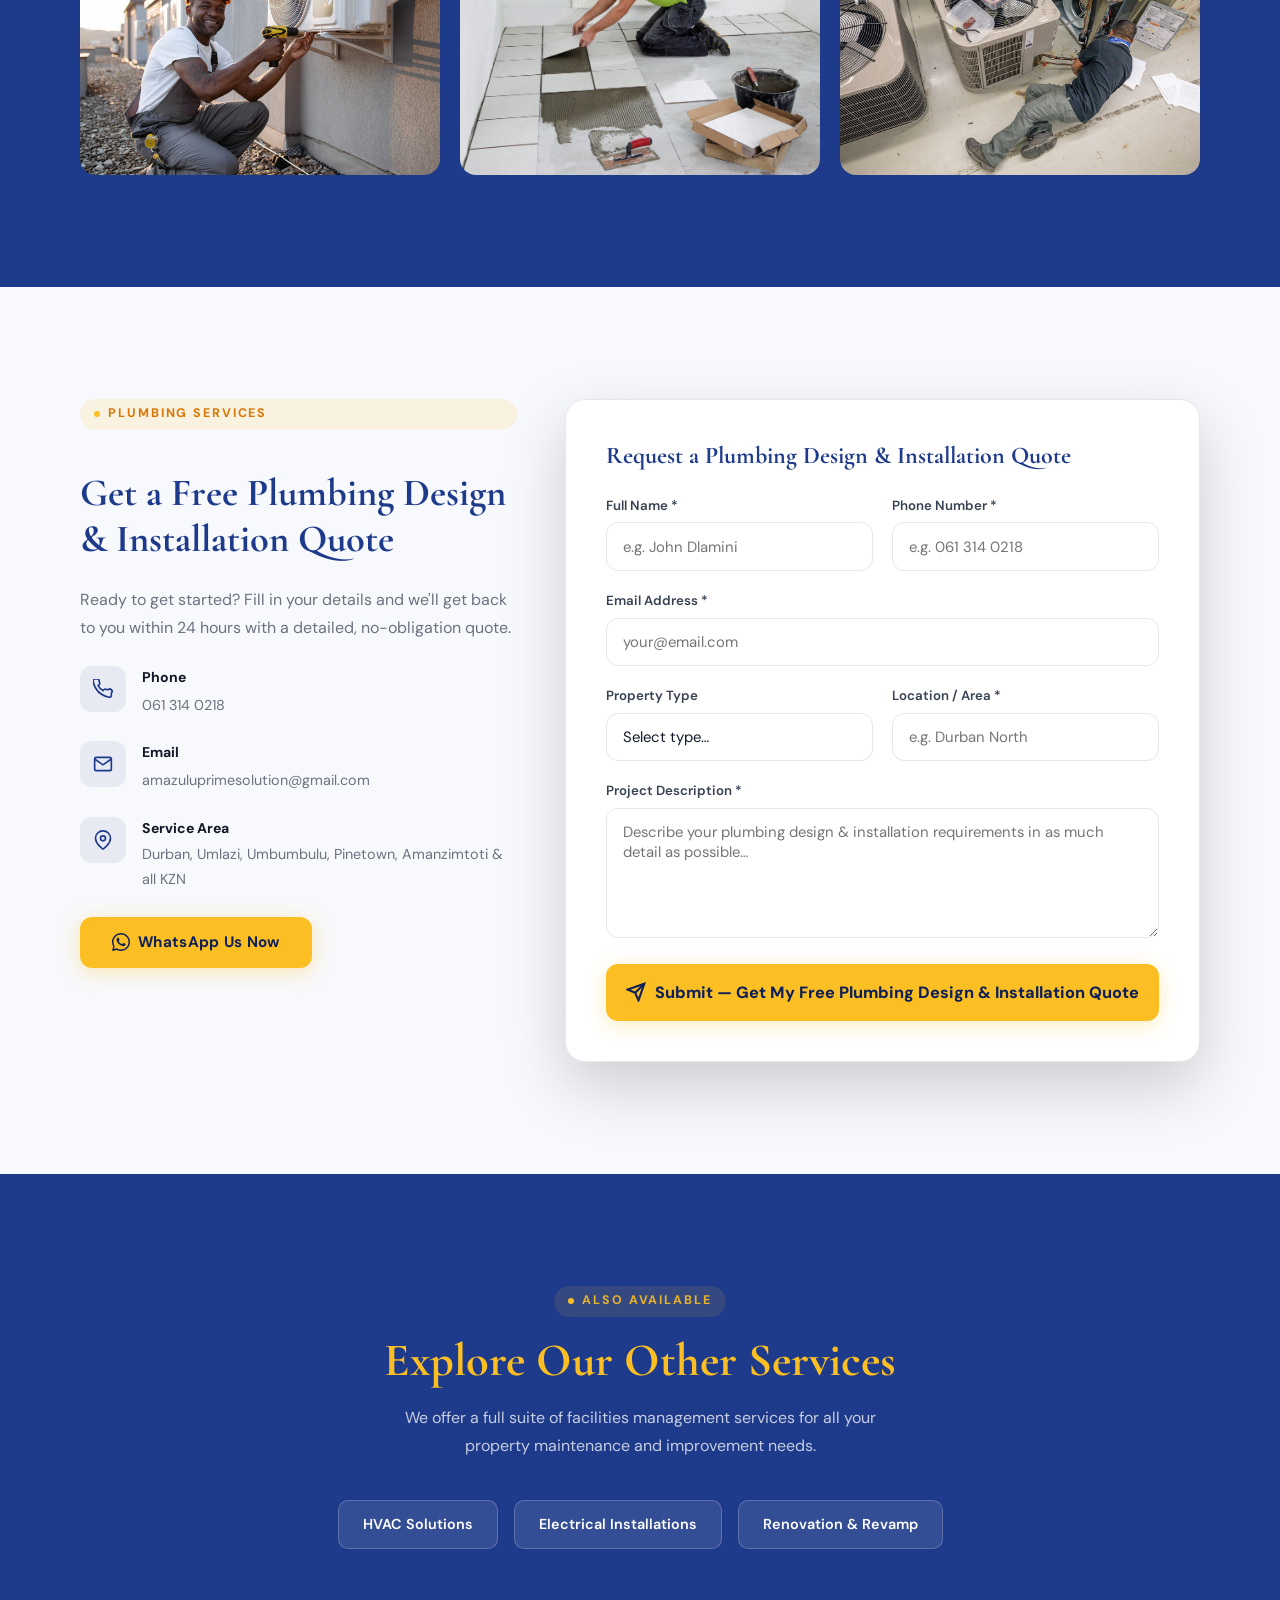
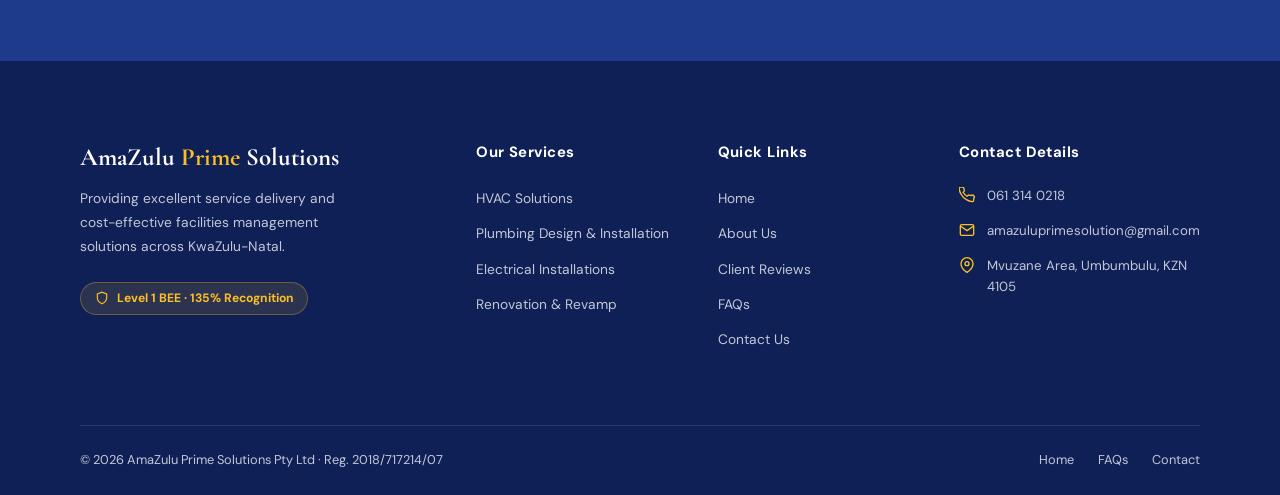
<file: plumbing.html>
<!DOCTYPE html>
<html lang="en">
<head>
  <meta charset="UTF-8"/>
  <meta name="viewport" content="width=device-width,initial-scale=1.0"/>
  <title>Plumbing Design & Installation | AmaZulu Prime Solutions — Durban &amp; KZN Contractors</title>
  <meta name="description" content="Professional plumbing design, installation and repair in Durban and KwaZulu-Natal. AmaZulu Prime Solutions — BEE Level 1 plumbing contractors. Free quote available."/>
  <meta name="robots" content="index,follow,max-image-preview:large,max-snippet:-1,max-video-preview:-1"/>
  <meta name="googlebot" content="index,follow,max-image-preview:large,max-snippet:-1,max-video-preview:-1"/>
  <link rel="canonical" href="https://amazuluprimesolutions.co.za/plumbing.html"/>
  <meta property="og:title" content="Plumbing Design & Installation | AmaZulu Prime Solutions"/>
  <meta property="og:description" content="Professional plumbing design, installation and repair in Durban and KwaZulu-Natal. AmaZulu Prime Solutions — BEE Level 1 plumbing contractors. Free quote available."/>
  <meta property="og:type" content="website"/>
  <meta property="og:url" content="https://amazuluprimesolutions.co.za/plumbing.html"/>
  <meta property="og:image" content="https://amazuluprimesolutions.co.za/images/plumbing.jpg"/>
  <meta name="twitter:card" content="summary_large_image"/>
  <meta name="google-site-verification" content="sttQN9YMMZxSJ2lCe7s1rqBzRoKyOybl5G00gCJvB2U"/>
  <link rel="preconnect" href="https://fonts.googleapis.com"/>
  <link rel="preconnect" href="https://fonts.gstatic.com" crossorigin/>
  <link href="https://fonts.googleapis.com/css2?family=Cormorant+Garamond:wght@600;700&family=DM+Sans:wght@400;500;600;700;800&display=swap" rel="stylesheet"/>
  <link rel="stylesheet" href="css/style.css"/>
  <link rel="icon" type="image/x-icon" href="images/favicon/favicon.ico"/>
  <link rel="icon" type="image/png" sizes="32x32" href="images/favicon/favicon-32x32.png"/>
  <link rel="icon" type="image/png" sizes="16x16" href="images/favicon/favicon-16x16.png"/>
  <link rel="apple-touch-icon" sizes="180x180" href="images/favicon/apple-touch-icon.png"/>
  <link rel="manifest" href="images/favicon/site.webmanifest"/>

  <script type="application/ld+json">
  {"@context":"https://schema.org","@type":"Plumber","name":"AmaZulu Prime Solutions — Plumbing Design & Installation","url":"https://amazuluprimesolutions.co.za/plumbing.html","telephone":"+27-61-314-0218","areaServed":["Durban","KwaZulu-Natal","Umbumbulu","Umlazi","Pinetown"]}
  </script>
  <script async src="https://www.googletagmanager.com/gtag/js?id=G-XXXXXXXXXX"></script>
  <script>
    window.dataLayer = window.dataLayer || [];
    function gtag(){dataLayer.push(arguments);}
    gtag('js', new Date());
    gtag('config', 'G-XXXXXXXXXX');
  </script>
</head>
<body>
<header class="nav" role="banner">
  <div class="container nav-inner">
    <a href="index.html" class="nav-logo" aria-label="AmaZulu Prime Solutions Home">
      <img src="images/logo.jpeg" alt="AmaZulu Prime Solutions logo" class="nav-logo-img" loading="eager"/>
      <span class="nav-logo-text">
        AmaZulu <span>Prime</span> Solutions
        <small>Facilities Management &amp; Contractors</small>
      </span>
    </a>
    <nav class="nav-links" aria-label="Main navigation">
      <a href="index.html">Home</a>
      <a href="index.html#services">Services</a>
      <a href="index.html#about">About</a>
      <a href="index.html#reviews">Reviews</a>
      <a href="faq.html">FAQs</a>
      <a href="index.html#contact" class="nav-cta">Get a Free Quote</a>
    </nav>
    <button class="nav-hamburger" id="nav-hamburger" aria-label="Open menu">
      <svg xmlns="http://www.w3.org/2000/svg" width="22" height="22" fill="none" viewBox="0 0 24 24" stroke="currentColor" stroke-width="2.5"><line x1="3" y1="6" x2="21" y2="6"/><line x1="3" y1="12" x2="21" y2="12"/><line x1="3" y1="18" x2="21" y2="18"/></svg>
    </button>
  </div>
</header>
<div class="overlay" id="nav-overlay"></div>
<div class="mobile-menu" id="mobile-menu">
  <div class="mobile-menu-header">
    <span class="mobile-menu-logo">
      <img src="images/logo.jpeg" alt="AmaZulu Prime Solutions logo" class="mobile-logo-img" loading="lazy"/>
      <span>AmaZulu <span>Prime</span></span>
    </span>
    <button class="mobile-close" id="mobile-close" aria-label="Close menu">
      <svg xmlns="http://www.w3.org/2000/svg" width="20" height="20" fill="none" viewBox="0 0 24 24" stroke="currentColor" stroke-width="2.5"><line x1="18" y1="6" x2="6" y2="18"/><line x1="6" y1="6" x2="18" y2="18"/></svg>
    </button>
  </div>
  <nav class="mobile-nav-links">
    <a href="index.html">🏠 Home</a>
    <a href="hvac.html">❄️ HVAC Solutions</a>
    <a href="plumbing.html">🔧 Plumbing</a>
    <a href="electrical.html">⚡ Electrical</a>
    <a href="renovation.html">🏗️ Renovation</a>
    <a href="index.html#about">👥 About Us</a>
    <a href="index.html#reviews">⭐ Reviews</a>
    <a href="faq.html">❓ FAQs</a>
  </nav>
  <a href="index.html#contact" class="mobile-nav-cta">Get a Free Quote →</a>
</div>

<main>

<!-- PAGE HERO -->
<section class="page-hero" aria-labelledby="page-h1">
  <div class="page-hero-img"><img src="images/plumbing.jpg" alt="Professional plumbing design and installation in Durban KZN" loading="eager"/></div>
  <div class="page-hero-overlay"></div>
  <div class="container">
    <div class="page-hero-content">
      <nav class="breadcrumb" aria-label="Breadcrumb">
        <a href="index.html">Home</a>
        <span class="breadcrumb-sep">›</span>
        <a href="index.html#services">Services</a>
        <span class="breadcrumb-sep">›</span>
        <span>Plumbing Design & Installation</span>
      </nav>
      <div class="section-label">Plumbing Services</div>
      <h1 id="page-h1">Plumbing Design &amp; Installation</h1>
      <p>From new installations to system upgrades and emergency repairs — professional plumbing solutions for residential and commercial properties across KZN.</p>
      <div style="display:flex;flex-wrap:wrap;gap:1rem;">
        <a href="#contact-plumbing" class="btn btn-primary btn-lg">Get a Free Quote</a>
        <a href="https://wa.me/27613140218?text=I+need+a+quote+for+Plumbing+services" target="_blank" rel="noopener" class="btn btn-outline btn-lg">Chat on WhatsApp</a>
      </div>
    </div>
  </div>
</section>

<!-- INTRO -->
<section class="section bg-off-white" aria-label="Service overview">
  <div class="container">
    <div class="about-2col">
      <div class="animate-fade">
        <img src="images/plumbing.jpg" alt="Professional plumbing design and installation in Durban KZN" loading="lazy" style="border-radius:20px;width:100%;height:420px;object-fit:cover;box-shadow:var(--shadow-lg)"/>
      </div>
      <div class="about-content animate-up">
        <div class="section-label">Plumbing Services</div>
        <h2 style="color:var(--blue)">Plumbing Design &amp; Installation</h2>
        <p style="color:var(--gray-700)">Our skilled plumbing team handles everything from complete system design and installation in new builds, to repairs, upgrades and emergency call-outs. We work with precision to ensure every installation is compliant, durable and built to last.</p>
        <div class="about-features">
          <div class="about-feature"><div class="about-feature-icon"><svg xmlns="http://www.w3.org/2000/svg" width="14" height="14" fill="none" viewBox="0 0 24 24" stroke="currentColor" stroke-width="3"><polyline points="20 6 9 17 4 12"/></svg></div><div><strong>Level 1 BEE Certified</strong><span>135% procurement recognition for all clients</span></div></div>
          <div class="about-feature"><div class="about-feature-icon"><svg xmlns="http://www.w3.org/2000/svg" width="14" height="14" fill="none" viewBox="0 0 24 24" stroke="currentColor" stroke-width="3"><polyline points="20 6 9 17 4 12"/></svg></div><div><strong>5+ Years Industry Experience</strong><span>Trusted by residential and commercial clients across KZN</span></div></div>
          <div class="about-feature"><div class="about-feature-icon"><svg xmlns="http://www.w3.org/2000/svg" width="14" height="14" fill="none" viewBox="0 0 24 24" stroke="currentColor" stroke-width="3"><polyline points="20 6 9 17 4 12"/></svg></div><div><strong>Transparent Pricing</strong><span>No hidden costs — detailed quotes provided before any work begins</span></div></div>
        </div>
        <a href="#contact-plumbing" class="btn btn-blue">Request Your Free Quote</a>
      </div>
    </div>
  </div>
</section>

<!-- FEATURES -->
<section class="section" style="background:white;" aria-labelledby="features-heading">
  <div class="container">
    <div class="section-header text-center animate-up">
      <div class="section-label">What We Offer</div>
      <h2 id="features-heading" style="color:var(--blue);">Our Plumbing Design & Installation Services</h2>
      <p class="section-desc">Comprehensive plumbing design & installation solutions delivered by experienced professionals across Durban and KZN.</p>
    </div>
    <div class="service-features-grid">
      <div class="feature-item animate-up">
        <div class="feature-icon"><svg xmlns="http://www.w3.org/2000/svg" width="24" height="24" fill="none" viewBox="0 0 24 24" stroke="currentColor" stroke-width="2"><polyline points="20 6 9 17 4 12"/></svg></div>
        <div class="feature-text"><h4>New Plumbing Installations</h4><p>Complete plumbing system design and installation for new residential and commercial builds.</p></div>
      </div>
      <div class="feature-item animate-up">
        <div class="feature-icon"><svg xmlns="http://www.w3.org/2000/svg" width="24" height="24" fill="none" viewBox="0 0 24 24" stroke="currentColor" stroke-width="2"><polyline points="20 6 9 17 4 12"/></svg></div>
        <div class="feature-text"><h4>Pipe Replacement &amp; Upgrades</h4><p>Upgrading old, corroded or inadequate pipework to modern, reliable systems.</p></div>
      </div>
      <div class="feature-item animate-up">
        <div class="feature-icon"><svg xmlns="http://www.w3.org/2000/svg" width="24" height="24" fill="none" viewBox="0 0 24 24" stroke="currentColor" stroke-width="2"><polyline points="20 6 9 17 4 12"/></svg></div>
        <div class="feature-text"><h4>Leak Detection &amp; Repair</h4><p>Advanced leak detection technology to find and fix hidden leaks before they cause damage.</p></div>
      </div>
      <div class="feature-item animate-up">
        <div class="feature-icon"><svg xmlns="http://www.w3.org/2000/svg" width="24" height="24" fill="none" viewBox="0 0 24 24" stroke="currentColor" stroke-width="2"><polyline points="20 6 9 17 4 12"/></svg></div>
        <div class="feature-text"><h4>Geyser Installation &amp; Repair</h4><p>Supply, installation and servicing of electric and solar geysers and hot water systems.</p></div>
      </div>
      <div class="feature-item animate-up">
        <div class="feature-icon"><svg xmlns="http://www.w3.org/2000/svg" width="24" height="24" fill="none" viewBox="0 0 24 24" stroke="currentColor" stroke-width="2"><polyline points="20 6 9 17 4 12"/></svg></div>
        <div class="feature-text"><h4>Bathroom &amp; Kitchen Plumbing</h4><p>Full bathroom and kitchen plumbing fitouts for renovations and new builds.</p></div>
      </div>
      <div class="feature-item animate-up">
        <div class="feature-icon"><svg xmlns="http://www.w3.org/2000/svg" width="24" height="24" fill="none" viewBox="0 0 24 24" stroke="currentColor" stroke-width="2"><polyline points="20 6 9 17 4 12"/></svg></div>
        <div class="feature-text"><h4>Drainage &amp; Stormwater</h4><p>Design and installation of drainage and stormwater management systems.</p></div>
      </div>
    </div>
  </div>
</section>

<!-- PROCESS -->
<section class="section" style="background:var(--off-white);" aria-labelledby="process-heading">
  <div class="container">
    <div class="section-header text-center animate-up">
      <div class="section-label">How We Work</div>
      <h2 id="process-heading" style="color:var(--blue);">Our Simple 4-Step Process</h2>
      <p class="section-desc">From first contact to project completion — we keep the process smooth and stress-free.</p>
    </div>
    <div class="process-steps" style="max-width:900px;margin:0 auto;">
      <div class="process-step animate-up delay-1">
        <div class="process-num">1</div>
        <div><h4>Site Survey</h4><p>Detailed assessment of your existing plumbing and requirements.</p></div>
      </div>
      <div class="process-step animate-up delay-2">
        <div class="process-num">2</div>
        <div><h4>Design &amp; Quote</h4><p>Detailed design and transparent cost breakdown provided.</p></div>
      </div>
      <div class="process-step animate-up delay-3">
        <div class="process-num">3</div>
        <div><h4>Installation</h4><p>Expert installation to SA plumbing standards.</p></div>
      </div>
      <div class="process-step animate-up delay-4">
        <div class="process-num">4</div>
        <div><h4>Inspection &amp; Handover</h4><p>Final inspection, certification and client sign-off.</p></div>
      </div>
    </div>
  </div>
</section>

<!-- GALLERY -->
<section class="section" style="background:var(--blue);" aria-label="Project gallery">
  <div class="container">
    <div class="section-header text-center animate-up">
      <div class="section-label" style="color:rgba(251,191,36,.9);background:rgba(251,191,36,.1);">Our Work</div>
      <h2 style="color:var(--gold);">Recent Projects</h2>
      <p style="color:rgba(255,255,255,.75);max-width:520px;margin:0 auto;">A selection of our completed plumbing design & installation projects across Durban and KwaZulu-Natal.</p>
    </div>
    <div style="display:grid;grid-template-columns:repeat(auto-fit,minmax(280px,1fr));gap:1.25rem;margin-top:2.5rem;">
      <div style="border-radius:16px;overflow:hidden;"><img src="images/work-1.jpg" alt="Plumbing Design & Installation project example 1" loading="lazy" style="width:100%;height:240px;object-fit:cover;display:block;transition:transform .5s" onmouseover="this.style.transform='scale(1.04)'" onmouseout="this.style.transform='scale(1)'"/></div>
      <div style="border-radius:16px;overflow:hidden;"><img src="images/work-2.jpg" alt="Plumbing Design & Installation project example 2" loading="lazy" style="width:100%;height:240px;object-fit:cover;display:block;transition:transform .5s" onmouseover="this.style.transform='scale(1.04)'" onmouseout="this.style.transform='scale(1)'"/></div>
      <div style="border-radius:16px;overflow:hidden;"><img src="images/work-3.jpg" alt="Plumbing Design & Installation project example 3" loading="lazy" style="width:100%;height:240px;object-fit:cover;display:block;transition:transform .5s" onmouseover="this.style.transform='scale(1.04)'" onmouseout="this.style.transform='scale(1)'"/></div>
    </div>
  </div>
</section>

<!-- CONTACT FORM -->
<section class="section contact-section" id="contact-plumbing" aria-labelledby="contact-heading-plumbing">
  <div class="container">
    <div class="contact-grid">
      <div class="contact-info animate-up">
        <div class="section-label">Plumbing Services</div>
        <h2 id="contact-heading-plumbing" style="color:var(--blue);font-size:clamp(1.8rem,3.5vw,2.4rem);">Get a Free Plumbing Design & Installation Quote</h2>
        <p style="color:var(--gray-500)">Ready to get started? Fill in your details and we'll get back to you within 24 hours with a detailed, no-obligation quote.</p>
        <div class="contact-detail">
          <div class="contact-detail-icon"><svg xmlns="http://www.w3.org/2000/svg" width="20" height="20" fill="none" viewBox="0 0 24 24" stroke="currentColor" stroke-width="2"><path d="M22 16.92v3a2 2 0 01-2.18 2 19.79 19.79 0 01-8.63-3.07A19.5 19.5 0 013.07 10.8 19.79 19.79 0 01.22 2.18 2 2 0 012.22 0h3a2 2 0 012 1.72c.127.96.361 1.903.7 2.81a2 2 0 01-.45 2.11L6.09 7.91a16 16 0 006 6l1.27-1.27a2 2 0 012.11-.45c.907.339 1.85.573 2.81.7A2 2 0 0122 16.92z"/></svg></div>
          <div><strong>Phone</strong><a href="tel:+27613140218">061 314 0218</a></div>
        </div>
        <div class="contact-detail">
          <div class="contact-detail-icon"><svg xmlns="http://www.w3.org/2000/svg" width="20" height="20" fill="none" viewBox="0 0 24 24" stroke="currentColor" stroke-width="2"><path d="M4 4h16c1.1 0 2 .9 2 2v12c0 1.1-.9 2-2 2H4c-1.1 0-2-.9-2-2V6c0-1.1.9-2 2-2z"/><polyline points="22,6 12,13 2,6"/></svg></div>
          <div><strong>Email</strong><a href="mailto:amazuluprimesolution@gmail.com">amazuluprimesolution@gmail.com</a></div>
        </div>
        <div class="contact-detail">
          <div class="contact-detail-icon"><svg xmlns="http://www.w3.org/2000/svg" width="20" height="20" fill="none" viewBox="0 0 24 24" stroke="currentColor" stroke-width="2"><path d="M21 10c0 7-9 13-9 13s-9-6-9-13a9 9 0 0118 0z"/><circle cx="12" cy="10" r="3"/></svg></div>
          <div><strong>Service Area</strong><p>Durban, Umlazi, Umbumbulu, Pinetown, Amanzimtoti &amp; all KZN</p></div>
        </div>
        <a href="https://wa.me/27613140218?text=I+need+a+quote+for+Plumbing+services" target="_blank" rel="noopener" class="btn btn-primary" style="align-self:flex-start">
          <svg xmlns="http://www.w3.org/2000/svg" width="18" height="18" viewBox="0 0 24 24" fill="currentColor"><path d="M17.472 14.382c-.297-.149-1.758-.867-2.03-.967-.273-.099-.471-.148-.67.15-.197.297-.767.966-.94 1.164-.173.199-.347.223-.644.075-.297-.15-1.255-.463-2.39-1.475-.883-.788-1.48-1.761-1.653-2.059-.173-.297-.018-.458.13-.606.134-.133.298-.347.446-.52.149-.174.198-.298.298-.497.099-.198.05-.371-.025-.52-.075-.149-.669-1.612-.916-2.207-.242-.579-.487-.5-.669-.51-.173-.008-.371-.01-.57-.01-.198 0-.52.074-.792.372-.272.297-1.04 1.016-1.04 2.479 0 1.462 1.065 2.875 1.213 3.074.149.198 2.096 3.2 5.077 4.487.709.306 1.262.489 1.694.625.712.227 1.36.195 1.871.118.571-.085 1.758-.719 2.006-1.413.248-.694.248-1.289.173-1.413-.074-.124-.272-.198-.57-.347z"/><path d="M12 0C5.373 0 0 5.373 0 12c0 2.124.554 4.118 1.525 5.847L0 24l6.335-1.492C8.012 23.468 9.978 24 12 24c6.627 0 12-5.373 12-12S18.627 0 12 0zm0 22c-1.89 0-3.663-.497-5.192-1.367l-.372-.22-3.862.91.978-3.783-.242-.39A9.952 9.952 0 012 12C2 6.477 6.477 2 12 2s10 4.477 10 10-4.477 10-10 10z"/></svg>
          WhatsApp Us Now
        </a>
      </div>
      <div class="contact-form-wrap animate-up delay-2">
        <h3 style="color:var(--blue);margin-bottom:1.5rem;font-family:var(--font-display);font-size:1.5rem;">Request a Plumbing Design & Installation Quote</h3>
        <form name="plumbing-quote" method="POST" data-netlify="true" netlify-honeypot="bot-field" action="thank-you.html">
          <input type="hidden" name="form-name" value="plumbing-quote"/>
          <input type="hidden" name="service" value="plumbing"/>
          <input type="hidden" name="bot-field" style="display:none"/>
          <div class="form-row">
            <div class="form-group">
              <label class="form-label" for="name-plumbing">Full Name *</label>
              <input class="form-input" type="text" id="name-plumbing" name="name" placeholder="e.g. John Dlamini" required/>
            </div>
            <div class="form-group">
              <label class="form-label" for="phone-plumbing">Phone Number *</label>
              <input class="form-input" type="tel" id="phone-plumbing" name="phone" placeholder="e.g. 061 314 0218" required/>
            </div>
          </div>
          <div class="form-group">
            <label class="form-label" for="email-plumbing">Email Address *</label>
            <input class="form-input" type="email" id="email-plumbing" name="email" placeholder="your@email.com" required/>
          </div>
          <div class="form-row">
            <div class="form-group">
              <label class="form-label" for="property-plumbing">Property Type</label>
              <select class="form-input" id="property-plumbing" name="property-type">
                <option value="">Select type…</option>
                <option value="residential">Residential</option>
                <option value="commercial">Commercial</option>
                <option value="industrial">Industrial</option>
              </select>
            </div>
            <div class="form-group">
              <label class="form-label" for="location-plumbing">Location / Area *</label>
              <input class="form-input" type="text" id="location-plumbing" name="location" placeholder="e.g. Durban North" required/>
            </div>
          </div>
          <div class="form-group">
            <label class="form-label" for="message-plumbing">Project Description *</label>
            <textarea class="form-input" id="message-plumbing" name="message" rows="4" placeholder="Describe your plumbing design & installation requirements in as much detail as possible…" required></textarea>
          </div>
          <button type="submit" class="form-submit">
            <svg xmlns="http://www.w3.org/2000/svg" width="20" height="20" fill="none" viewBox="0 0 24 24" stroke="currentColor" stroke-width="2.5"><line x1="22" y1="2" x2="11" y2="13"/><polygon points="22 2 15 22 11 13 2 9 22 2"/></svg>
            Submit — Get My Free Plumbing Design & Installation Quote
          </button>
        </form>
      </div>
    </div>
  </div>
</section>

<!-- OTHER SERVICES -->
<section class="section" style="background:var(--blue);" aria-label="Other services">
  <div class="container text-center">
    <div class="section-label animate-up" style="color:rgba(251,191,36,.9);background:rgba(251,191,36,.1);margin:0 auto 1rem;">Also Available</div>
    <h2 class="animate-up" style="color:var(--gold);margin-bottom:1rem;">Explore Our Other Services</h2>
    <p class="animate-up" style="color:rgba(255,255,255,.75);max-width:500px;margin:0 auto 2.5rem;">We offer a full suite of facilities management services for all your property maintenance and improvement needs.</p>
    <div style="display:flex;flex-wrap:wrap;gap:1rem;justify-content:center;" class="animate-up delay-2">
      <a href="hvac.html" style="background:rgba(255,255,255,.1);border:1px solid rgba(255,255,255,.2);color:white;font-weight:600;padding:.75rem 1.5rem;border-radius:10px;transition:.3s;font-size:.9rem" onmouseover="this.style.background='rgba(251,191,36,.2)';this.style.color='#fbbf24'" onmouseout="this.style.background='rgba(255,255,255,.1)';this.style.color='white'">HVAC Solutions</a>
      <a href="electrical.html" style="background:rgba(255,255,255,.1);border:1px solid rgba(255,255,255,.2);color:white;font-weight:600;padding:.75rem 1.5rem;border-radius:10px;transition:.3s;font-size:.9rem" onmouseover="this.style.background='rgba(251,191,36,.2)';this.style.color='#fbbf24'" onmouseout="this.style.background='rgba(255,255,255,.1)';this.style.color='white'">Electrical Installations</a>
      <a href="renovation.html" style="background:rgba(255,255,255,.1);border:1px solid rgba(255,255,255,.2);color:white;font-weight:600;padding:.75rem 1.5rem;border-radius:10px;transition:.3s;font-size:.9rem" onmouseover="this.style.background='rgba(251,191,36,.2)';this.style.color='#fbbf24'" onmouseout="this.style.background='rgba(255,255,255,.1)';this.style.color='white'">Renovation & Revamp</a>
    </div>
  </div>
</section>

</main>

<footer class="footer" role="contentinfo">
  <div class="container">
    <div class="footer-top">
      <div class="footer-brand">
        <h3>AmaZulu <span>Prime</span> Solutions</h3>
        <p>Providing excellent service delivery and cost-effective facilities management solutions across KwaZulu-Natal.</p>
        <span class="footer-badge"><svg xmlns="http://www.w3.org/2000/svg" width="14" height="14" fill="none" viewBox="0 0 24 24" stroke="currentColor" stroke-width="2"><path d="M12 22s8-4 8-10V5l-8-3-8 3v7c0 6 8 10 8 10z"/></svg> Level 1 BEE · 135% Recognition</span>
      </div>
      <div class="footer-col">
        <h4>Our Services</h4>
        <ul class="footer-links">
          <li><a href="hvac.html">HVAC Solutions</a></li>
          <li><a href="plumbing.html">Plumbing Design &amp; Installation</a></li>
          <li><a href="electrical.html">Electrical Installations</a></li>
          <li><a href="renovation.html">Renovation &amp; Revamp</a></li>
        </ul>
      </div>
      <div class="footer-col">
        <h4>Quick Links</h4>
        <ul class="footer-links">
          <li><a href="index.html">Home</a></li>
          <li><a href="index.html#about">About Us</a></li>
          <li><a href="index.html#reviews">Client Reviews</a></li>
          <li><a href="faq.html">FAQs</a></li>
          <li><a href="index.html#contact">Contact Us</a></li>
        </ul>
      </div>
      <div class="footer-col">
        <h4>Contact Details</h4>
        <div class="footer-contact-item"><svg xmlns="http://www.w3.org/2000/svg" width="16" height="16" fill="none" viewBox="0 0 24 24" stroke="currentColor" stroke-width="2"><path d="M22 16.92v3a2 2 0 01-2.18 2 19.79 19.79 0 01-8.63-3.07A19.5 19.5 0 013.07 10.8 19.79 19.79 0 01.22 2.18 2 2 0 012.22 0h3a2 2 0 012 1.72c.127.96.361 1.903.7 2.81a2 2 0 01-.45 2.11L6.09 7.91a16 16 0 006 6l1.27-1.27a2 2 0 012.11-.45c.907.339 1.85.573 2.81.7A2 2 0 0122 16.92z"/></svg><a href="tel:+27613140218">061 314 0218</a></div>
        <div class="footer-contact-item"><svg xmlns="http://www.w3.org/2000/svg" width="16" height="16" fill="none" viewBox="0 0 24 24" stroke="currentColor" stroke-width="2"><path d="M4 4h16c1.1 0 2 .9 2 2v12c0 1.1-.9 2-2 2H4c-1.1 0-2-.9-2-2V6c0-1.1.9-2 2-2z"/><polyline points="22,6 12,13 2,6"/></svg><a href="mailto:amazuluprimesolution@gmail.com">amazuluprimesolution@gmail.com</a></div>
        <div class="footer-contact-item"><svg xmlns="http://www.w3.org/2000/svg" width="16" height="16" fill="none" viewBox="0 0 24 24" stroke="currentColor" stroke-width="2"><path d="M21 10c0 7-9 13-9 13s-9-6-9-13a9 9 0 0118 0z"/><circle cx="12" cy="10" r="3"/></svg><span>Mvuzane Area, Umbumbulu, KZN 4105</span></div>
      </div>
    </div>
    <div class="footer-bottom">
      <span>© <span id="current-year"></span> AmaZulu Prime Solutions Pty Ltd · Reg. 2018/717214/07</span>
      <div class="footer-bottom-links"><a href="index.html">Home</a><a href="faq.html">FAQs</a><a href="index.html#contact">Contact</a></div>
    </div>
  </div>
</footer>
<a class="wa-float" href="https://wa.me/27613140218?text=Hello%20AmaZulu%20Prime%20Solutions%2C%20I%20need%20a%20quote%20for..." target="_blank" rel="noopener noreferrer" aria-label="Chat on WhatsApp">
  <svg xmlns="http://www.w3.org/2000/svg" width="26" height="26" viewBox="0 0 24 24" fill="currentColor"><path d="M17.472 14.382c-.297-.149-1.758-.867-2.03-.967-.273-.099-.471-.148-.67.15-.197.297-.767.966-.94 1.164-.173.199-.347.223-.644.075-.297-.15-1.255-.463-2.39-1.475-.883-.788-1.48-1.761-1.653-2.059-.173-.297-.018-.458.13-.606.134-.133.298-.347.446-.52.149-.174.198-.298.298-.497.099-.198.05-.371-.025-.52-.075-.149-.669-1.612-.916-2.207-.242-.579-.487-.5-.669-.51-.173-.008-.371-.01-.57-.01-.198 0-.52.074-.792.372-.272.297-1.04 1.016-1.04 2.479 0 1.462 1.065 2.875 1.213 3.074.149.198 2.096 3.2 5.077 4.487.709.306 1.262.489 1.694.625.712.227 1.36.195 1.871.118.571-.085 1.758-.719 2.006-1.413.248-.694.248-1.289.173-1.413-.074-.124-.272-.198-.57-.347z"/><path d="M12 0C5.373 0 0 5.373 0 12c0 2.124.554 4.118 1.525 5.847L0 24l6.335-1.492C8.012 23.468 9.978 24 12 24c6.627 0 12-5.373 12-12S18.627 0 12 0zm0 22c-1.89 0-3.663-.497-5.192-1.367l-.372-.22-3.862.91.978-3.783-.242-.39A9.952 9.952 0 012 12C2 6.477 6.477 2 12 2s10 4.477 10 10-4.477 10-10 10z"/></svg>
</a>

<script src="js/main.js"></script>
</body>
</html>
</file>
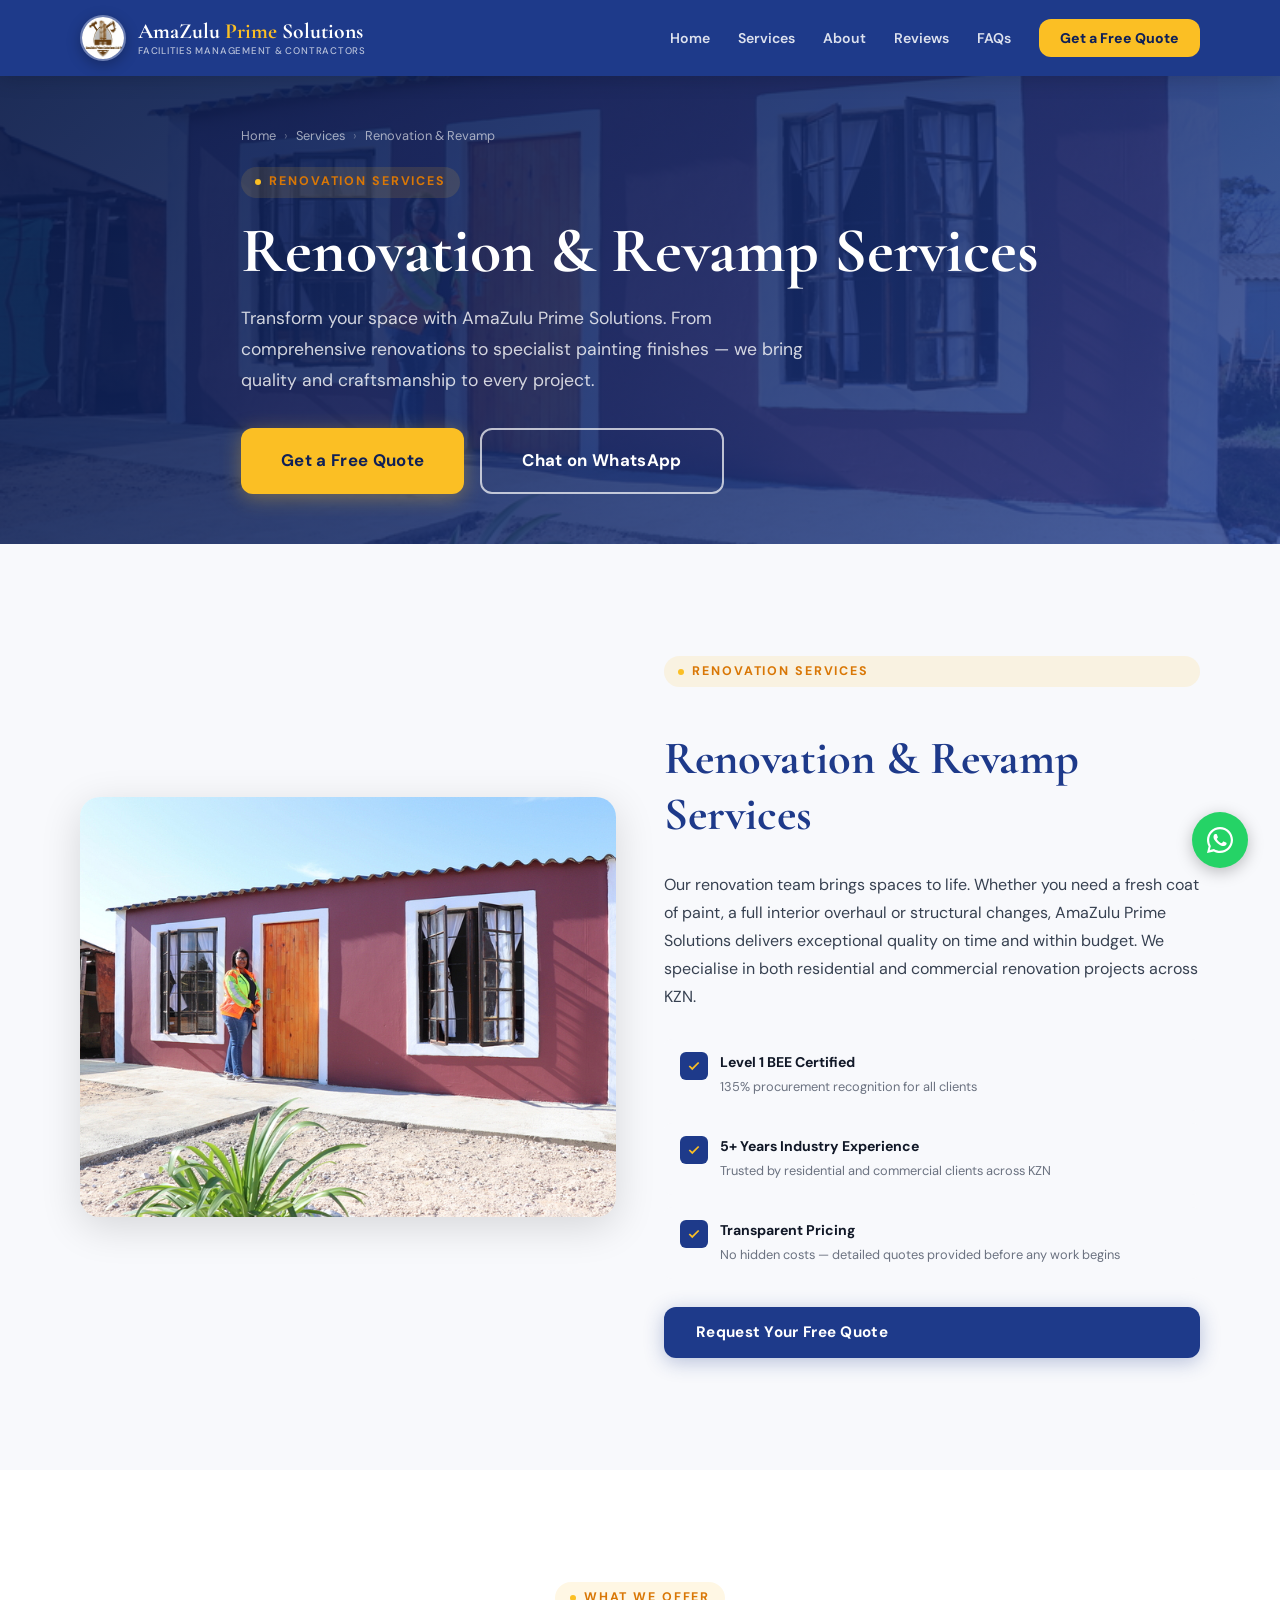
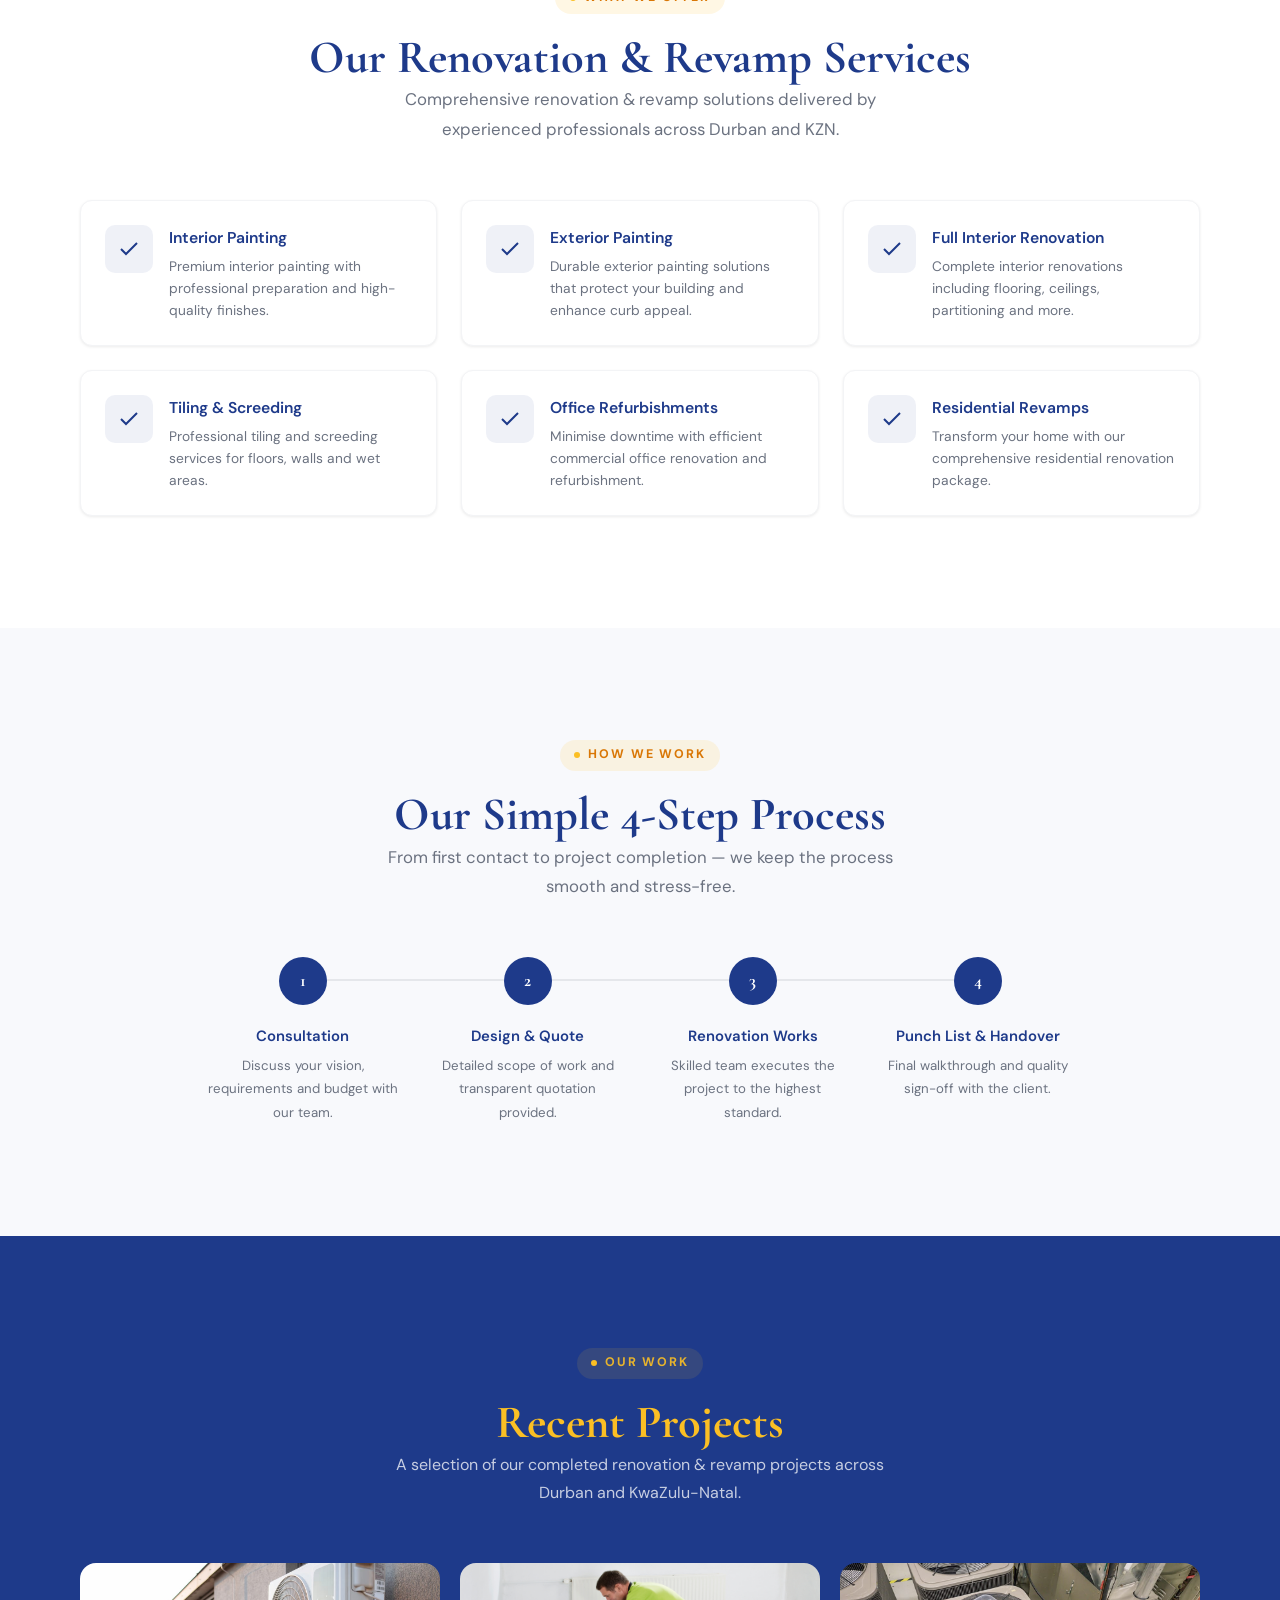
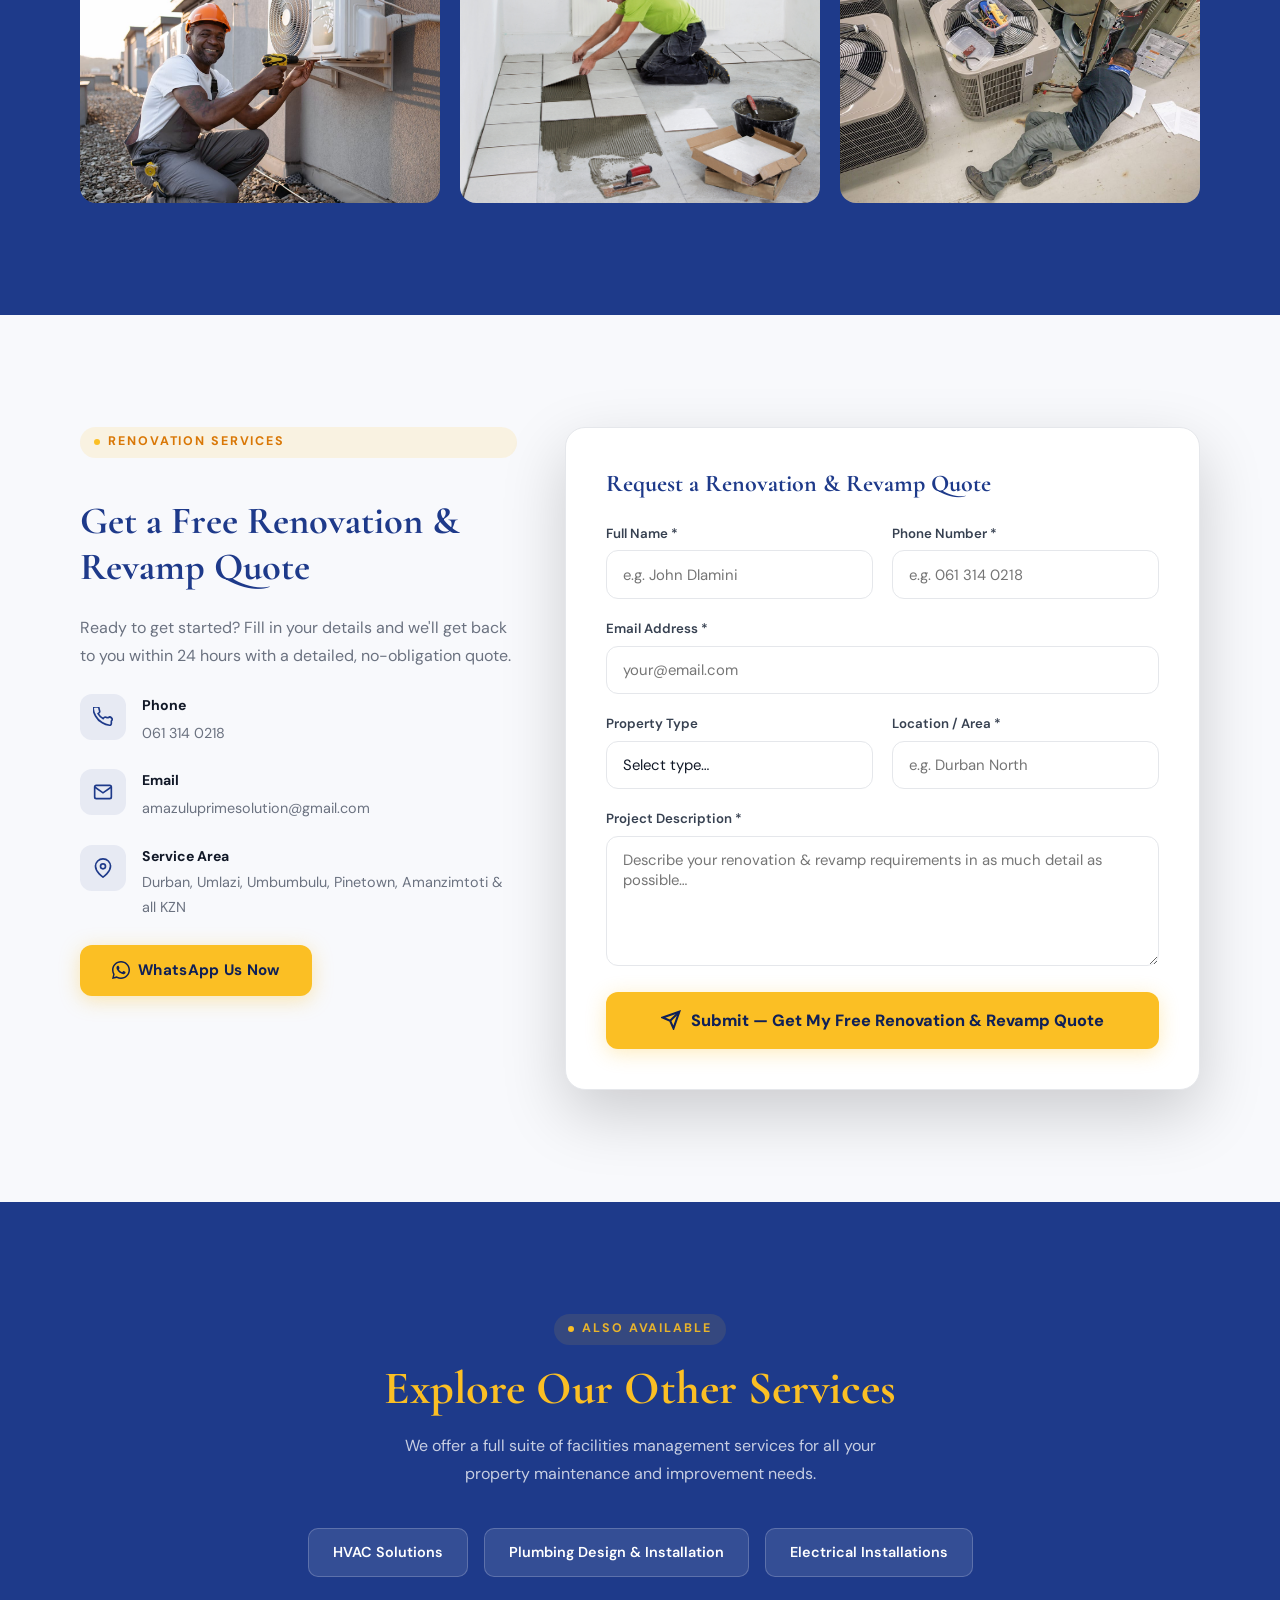
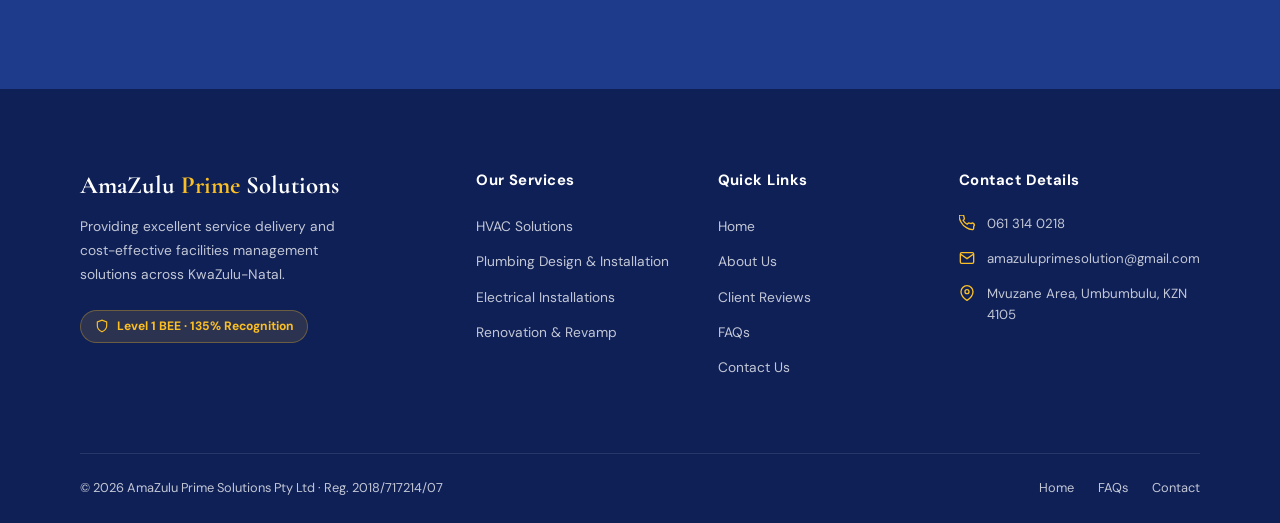
<file: renovation.html>
<!DOCTYPE html>
<html lang="en">
<head>
  <meta charset="UTF-8"/>
  <meta name="viewport" content="width=device-width,initial-scale=1.0"/>
  <title>Renovation & Revamp | AmaZulu Prime Solutions — Durban &amp; KZN Contractors</title>
  <meta name="description" content="High-quality renovation, revamp and painting services in Durban and KZN. AmaZulu Prime Solutions transforms residential and commercial spaces. Get a free quote today."/>
  <meta name="robots" content="index,follow,max-image-preview:large,max-snippet:-1,max-video-preview:-1"/>
  <meta name="googlebot" content="index,follow,max-image-preview:large,max-snippet:-1,max-video-preview:-1"/>
  <link rel="canonical" href="https://amazuluprimesolutions.co.za/renovation.html"/>
  <meta property="og:title" content="Renovation & Revamp | AmaZulu Prime Solutions"/>
  <meta property="og:description" content="High-quality renovation, revamp and painting services in Durban and KZN. AmaZulu Prime Solutions transforms residential and commercial spaces. Get a free quote today."/>
  <meta property="og:type" content="website"/>
  <meta property="og:url" content="https://amazuluprimesolutions.co.za/renovation.html"/>
  <meta property="og:image" content="https://amazuluprimesolutions.co.za/images/renovation.jpg"/>
  <meta name="twitter:card" content="summary_large_image"/>
  <meta name="google-site-verification" content="sttQN9YMMZxSJ2lCe7s1rqBzRoKyOybl5G00gCJvB2U"/>
  <link rel="preconnect" href="https://fonts.googleapis.com"/>
  <link rel="preconnect" href="https://fonts.gstatic.com" crossorigin/>
  <link href="https://fonts.googleapis.com/css2?family=Cormorant+Garamond:wght@600;700&family=DM+Sans:wght@400;500;600;700;800&display=swap" rel="stylesheet"/>
  <link rel="stylesheet" href="css/style.css"/>
  <link rel="icon" type="image/x-icon" href="images/favicon/favicon.ico"/>
  <link rel="icon" type="image/png" sizes="32x32" href="images/favicon/favicon-32x32.png"/>
  <link rel="icon" type="image/png" sizes="16x16" href="images/favicon/favicon-16x16.png"/>
  <link rel="apple-touch-icon" sizes="180x180" href="images/favicon/apple-touch-icon.png"/>
  <link rel="manifest" href="images/favicon/site.webmanifest"/>

  <script type="application/ld+json">
  {"@context":"https://schema.org","@type":"HomeAndConstructionBusiness","name":"AmaZulu Prime Solutions — Renovation & Revamp","url":"https://amazuluprimesolutions.co.za/renovation.html","telephone":"+27-61-314-0218","areaServed":["Durban","KwaZulu-Natal","Umbumbulu","Umlazi","Pinetown"]}
  </script>
  <script async src="https://www.googletagmanager.com/gtag/js?id=G-XXXXXXXXXX"></script>
  <script>
    window.dataLayer = window.dataLayer || [];
    function gtag(){dataLayer.push(arguments);}
    gtag('js', new Date());
    gtag('config', 'G-XXXXXXXXXX');
  </script>
</head>
<body>
<header class="nav" role="banner">
  <div class="container nav-inner">
    <a href="index.html" class="nav-logo" aria-label="AmaZulu Prime Solutions Home">
      <img src="images/logo.jpeg" alt="AmaZulu Prime Solutions logo" class="nav-logo-img" loading="eager"/>
      <span class="nav-logo-text">
        AmaZulu <span>Prime</span> Solutions
        <small>Facilities Management &amp; Contractors</small>
      </span>
    </a>
    <nav class="nav-links" aria-label="Main navigation">
      <a href="index.html">Home</a>
      <a href="index.html#services">Services</a>
      <a href="index.html#about">About</a>
      <a href="index.html#reviews">Reviews</a>
      <a href="faq.html">FAQs</a>
      <a href="index.html#contact" class="nav-cta">Get a Free Quote</a>
    </nav>
    <button class="nav-hamburger" id="nav-hamburger" aria-label="Open menu">
      <svg xmlns="http://www.w3.org/2000/svg" width="22" height="22" fill="none" viewBox="0 0 24 24" stroke="currentColor" stroke-width="2.5"><line x1="3" y1="6" x2="21" y2="6"/><line x1="3" y1="12" x2="21" y2="12"/><line x1="3" y1="18" x2="21" y2="18"/></svg>
    </button>
  </div>
</header>
<div class="overlay" id="nav-overlay"></div>
<div class="mobile-menu" id="mobile-menu">
  <div class="mobile-menu-header">
    <span class="mobile-menu-logo">
      <img src="images/logo.jpeg" alt="AmaZulu Prime Solutions logo" class="mobile-logo-img" loading="lazy"/>
      <span>AmaZulu <span>Prime</span></span>
    </span>
    <button class="mobile-close" id="mobile-close" aria-label="Close menu">
      <svg xmlns="http://www.w3.org/2000/svg" width="20" height="20" fill="none" viewBox="0 0 24 24" stroke="currentColor" stroke-width="2.5"><line x1="18" y1="6" x2="6" y2="18"/><line x1="6" y1="6" x2="18" y2="18"/></svg>
    </button>
  </div>
  <nav class="mobile-nav-links">
    <a href="index.html">🏠 Home</a>
    <a href="hvac.html">❄️ HVAC Solutions</a>
    <a href="plumbing.html">🔧 Plumbing</a>
    <a href="electrical.html">⚡ Electrical</a>
    <a href="renovation.html">🏗️ Renovation</a>
    <a href="index.html#about">👥 About Us</a>
    <a href="index.html#reviews">⭐ Reviews</a>
    <a href="faq.html">❓ FAQs</a>
  </nav>
  <a href="index.html#contact" class="mobile-nav-cta">Get a Free Quote →</a>
</div>

<main>

<!-- PAGE HERO -->
<section class="page-hero" aria-labelledby="page-h1">
  <div class="page-hero-img"><img src="images/renovation.jpg" alt="Professional building renovation and painting in KwaZulu-Natal" loading="eager"/></div>
  <div class="page-hero-overlay"></div>
  <div class="container">
    <div class="page-hero-content">
      <nav class="breadcrumb" aria-label="Breadcrumb">
        <a href="index.html">Home</a>
        <span class="breadcrumb-sep">›</span>
        <a href="index.html#services">Services</a>
        <span class="breadcrumb-sep">›</span>
        <span>Renovation & Revamp</span>
      </nav>
      <div class="section-label">Renovation Services</div>
      <h1 id="page-h1">Renovation &amp; Revamp Services</h1>
      <p>Transform your space with AmaZulu Prime Solutions. From comprehensive renovations to specialist painting finishes — we bring quality and craftsmanship to every project.</p>
      <div style="display:flex;flex-wrap:wrap;gap:1rem;">
        <a href="#contact-renovation" class="btn btn-primary btn-lg">Get a Free Quote</a>
        <a href="https://wa.me/27613140218?text=I+need+a+quote+for+Renovation+services" target="_blank" rel="noopener" class="btn btn-outline btn-lg">Chat on WhatsApp</a>
      </div>
    </div>
  </div>
</section>

<!-- INTRO -->
<section class="section bg-off-white" aria-label="Service overview">
  <div class="container">
    <div class="about-2col">
      <div class="animate-fade">
        <img src="images/renovation.jpg" alt="Professional building renovation and painting in KwaZulu-Natal" loading="lazy" style="border-radius:20px;width:100%;height:420px;object-fit:cover;box-shadow:var(--shadow-lg)"/>
      </div>
      <div class="about-content animate-up">
        <div class="section-label">Renovation Services</div>
        <h2 style="color:var(--blue)">Renovation &amp; Revamp Services</h2>
        <p style="color:var(--gray-700)">Our renovation team brings spaces to life. Whether you need a fresh coat of paint, a full interior overhaul or structural changes, AmaZulu Prime Solutions delivers exceptional quality on time and within budget. We specialise in both residential and commercial renovation projects across KZN.</p>
        <div class="about-features">
          <div class="about-feature"><div class="about-feature-icon"><svg xmlns="http://www.w3.org/2000/svg" width="14" height="14" fill="none" viewBox="0 0 24 24" stroke="currentColor" stroke-width="3"><polyline points="20 6 9 17 4 12"/></svg></div><div><strong>Level 1 BEE Certified</strong><span>135% procurement recognition for all clients</span></div></div>
          <div class="about-feature"><div class="about-feature-icon"><svg xmlns="http://www.w3.org/2000/svg" width="14" height="14" fill="none" viewBox="0 0 24 24" stroke="currentColor" stroke-width="3"><polyline points="20 6 9 17 4 12"/></svg></div><div><strong>5+ Years Industry Experience</strong><span>Trusted by residential and commercial clients across KZN</span></div></div>
          <div class="about-feature"><div class="about-feature-icon"><svg xmlns="http://www.w3.org/2000/svg" width="14" height="14" fill="none" viewBox="0 0 24 24" stroke="currentColor" stroke-width="3"><polyline points="20 6 9 17 4 12"/></svg></div><div><strong>Transparent Pricing</strong><span>No hidden costs — detailed quotes provided before any work begins</span></div></div>
        </div>
        <a href="#contact-renovation" class="btn btn-blue">Request Your Free Quote</a>
      </div>
    </div>
  </div>
</section>

<!-- FEATURES -->
<section class="section" style="background:white;" aria-labelledby="features-heading">
  <div class="container">
    <div class="section-header text-center animate-up">
      <div class="section-label">What We Offer</div>
      <h2 id="features-heading" style="color:var(--blue);">Our Renovation & Revamp Services</h2>
      <p class="section-desc">Comprehensive renovation & revamp solutions delivered by experienced professionals across Durban and KZN.</p>
    </div>
    <div class="service-features-grid">
      <div class="feature-item animate-up">
        <div class="feature-icon"><svg xmlns="http://www.w3.org/2000/svg" width="24" height="24" fill="none" viewBox="0 0 24 24" stroke="currentColor" stroke-width="2"><polyline points="20 6 9 17 4 12"/></svg></div>
        <div class="feature-text"><h4>Interior Painting</h4><p>Premium interior painting with professional preparation and high-quality finishes.</p></div>
      </div>
      <div class="feature-item animate-up">
        <div class="feature-icon"><svg xmlns="http://www.w3.org/2000/svg" width="24" height="24" fill="none" viewBox="0 0 24 24" stroke="currentColor" stroke-width="2"><polyline points="20 6 9 17 4 12"/></svg></div>
        <div class="feature-text"><h4>Exterior Painting</h4><p>Durable exterior painting solutions that protect your building and enhance curb appeal.</p></div>
      </div>
      <div class="feature-item animate-up">
        <div class="feature-icon"><svg xmlns="http://www.w3.org/2000/svg" width="24" height="24" fill="none" viewBox="0 0 24 24" stroke="currentColor" stroke-width="2"><polyline points="20 6 9 17 4 12"/></svg></div>
        <div class="feature-text"><h4>Full Interior Renovation</h4><p>Complete interior renovations including flooring, ceilings, partitioning and more.</p></div>
      </div>
      <div class="feature-item animate-up">
        <div class="feature-icon"><svg xmlns="http://www.w3.org/2000/svg" width="24" height="24" fill="none" viewBox="0 0 24 24" stroke="currentColor" stroke-width="2"><polyline points="20 6 9 17 4 12"/></svg></div>
        <div class="feature-text"><h4>Tiling &amp; Screeding</h4><p>Professional tiling and screeding services for floors, walls and wet areas.</p></div>
      </div>
      <div class="feature-item animate-up">
        <div class="feature-icon"><svg xmlns="http://www.w3.org/2000/svg" width="24" height="24" fill="none" viewBox="0 0 24 24" stroke="currentColor" stroke-width="2"><polyline points="20 6 9 17 4 12"/></svg></div>
        <div class="feature-text"><h4>Office Refurbishments</h4><p>Minimise downtime with efficient commercial office renovation and refurbishment.</p></div>
      </div>
      <div class="feature-item animate-up">
        <div class="feature-icon"><svg xmlns="http://www.w3.org/2000/svg" width="24" height="24" fill="none" viewBox="0 0 24 24" stroke="currentColor" stroke-width="2"><polyline points="20 6 9 17 4 12"/></svg></div>
        <div class="feature-text"><h4>Residential Revamps</h4><p>Transform your home with our comprehensive residential renovation package.</p></div>
      </div>
    </div>
  </div>
</section>

<!-- PROCESS -->
<section class="section" style="background:var(--off-white);" aria-labelledby="process-heading">
  <div class="container">
    <div class="section-header text-center animate-up">
      <div class="section-label">How We Work</div>
      <h2 id="process-heading" style="color:var(--blue);">Our Simple 4-Step Process</h2>
      <p class="section-desc">From first contact to project completion — we keep the process smooth and stress-free.</p>
    </div>
    <div class="process-steps" style="max-width:900px;margin:0 auto;">
      <div class="process-step animate-up delay-1">
        <div class="process-num">1</div>
        <div><h4>Consultation</h4><p>Discuss your vision, requirements and budget with our team.</p></div>
      </div>
      <div class="process-step animate-up delay-2">
        <div class="process-num">2</div>
        <div><h4>Design &amp; Quote</h4><p>Detailed scope of work and transparent quotation provided.</p></div>
      </div>
      <div class="process-step animate-up delay-3">
        <div class="process-num">3</div>
        <div><h4>Renovation Works</h4><p>Skilled team executes the project to the highest standard.</p></div>
      </div>
      <div class="process-step animate-up delay-4">
        <div class="process-num">4</div>
        <div><h4>Punch List &amp; Handover</h4><p>Final walkthrough and quality sign-off with the client.</p></div>
      </div>
    </div>
  </div>
</section>

<!-- GALLERY -->
<section class="section" style="background:var(--blue);" aria-label="Project gallery">
  <div class="container">
    <div class="section-header text-center animate-up">
      <div class="section-label" style="color:rgba(251,191,36,.9);background:rgba(251,191,36,.1);">Our Work</div>
      <h2 style="color:var(--gold);">Recent Projects</h2>
      <p style="color:rgba(255,255,255,.75);max-width:520px;margin:0 auto;">A selection of our completed renovation & revamp projects across Durban and KwaZulu-Natal.</p>
    </div>
    <div style="display:grid;grid-template-columns:repeat(auto-fit,minmax(280px,1fr));gap:1.25rem;margin-top:2.5rem;">
      <div style="border-radius:16px;overflow:hidden;"><img src="images/work-1.jpg" alt="Renovation & Revamp project example 1" loading="lazy" style="width:100%;height:240px;object-fit:cover;display:block;transition:transform .5s" onmouseover="this.style.transform='scale(1.04)'" onmouseout="this.style.transform='scale(1)'"/></div>
      <div style="border-radius:16px;overflow:hidden;"><img src="images/work-2.jpg" alt="Renovation & Revamp project example 2" loading="lazy" style="width:100%;height:240px;object-fit:cover;display:block;transition:transform .5s" onmouseover="this.style.transform='scale(1.04)'" onmouseout="this.style.transform='scale(1)'"/></div>
      <div style="border-radius:16px;overflow:hidden;"><img src="images/work-3.jpg" alt="Renovation & Revamp project example 3" loading="lazy" style="width:100%;height:240px;object-fit:cover;display:block;transition:transform .5s" onmouseover="this.style.transform='scale(1.04)'" onmouseout="this.style.transform='scale(1)'"/></div>
    </div>
  </div>
</section>

<!-- CONTACT FORM -->
<section class="section contact-section" id="contact-renovation" aria-labelledby="contact-heading-renovation">
  <div class="container">
    <div class="contact-grid">
      <div class="contact-info animate-up">
        <div class="section-label">Renovation Services</div>
        <h2 id="contact-heading-renovation" style="color:var(--blue);font-size:clamp(1.8rem,3.5vw,2.4rem);">Get a Free Renovation & Revamp Quote</h2>
        <p style="color:var(--gray-500)">Ready to get started? Fill in your details and we'll get back to you within 24 hours with a detailed, no-obligation quote.</p>
        <div class="contact-detail">
          <div class="contact-detail-icon"><svg xmlns="http://www.w3.org/2000/svg" width="20" height="20" fill="none" viewBox="0 0 24 24" stroke="currentColor" stroke-width="2"><path d="M22 16.92v3a2 2 0 01-2.18 2 19.79 19.79 0 01-8.63-3.07A19.5 19.5 0 013.07 10.8 19.79 19.79 0 01.22 2.18 2 2 0 012.22 0h3a2 2 0 012 1.72c.127.96.361 1.903.7 2.81a2 2 0 01-.45 2.11L6.09 7.91a16 16 0 006 6l1.27-1.27a2 2 0 012.11-.45c.907.339 1.85.573 2.81.7A2 2 0 0122 16.92z"/></svg></div>
          <div><strong>Phone</strong><a href="tel:+27613140218">061 314 0218</a></div>
        </div>
        <div class="contact-detail">
          <div class="contact-detail-icon"><svg xmlns="http://www.w3.org/2000/svg" width="20" height="20" fill="none" viewBox="0 0 24 24" stroke="currentColor" stroke-width="2"><path d="M4 4h16c1.1 0 2 .9 2 2v12c0 1.1-.9 2-2 2H4c-1.1 0-2-.9-2-2V6c0-1.1.9-2 2-2z"/><polyline points="22,6 12,13 2,6"/></svg></div>
          <div><strong>Email</strong><a href="mailto:amazuluprimesolution@gmail.com">amazuluprimesolution@gmail.com</a></div>
        </div>
        <div class="contact-detail">
          <div class="contact-detail-icon"><svg xmlns="http://www.w3.org/2000/svg" width="20" height="20" fill="none" viewBox="0 0 24 24" stroke="currentColor" stroke-width="2"><path d="M21 10c0 7-9 13-9 13s-9-6-9-13a9 9 0 0118 0z"/><circle cx="12" cy="10" r="3"/></svg></div>
          <div><strong>Service Area</strong><p>Durban, Umlazi, Umbumbulu, Pinetown, Amanzimtoti &amp; all KZN</p></div>
        </div>
        <a href="https://wa.me/27613140218?text=I+need+a+quote+for+Renovation+services" target="_blank" rel="noopener" class="btn btn-primary" style="align-self:flex-start">
          <svg xmlns="http://www.w3.org/2000/svg" width="18" height="18" viewBox="0 0 24 24" fill="currentColor"><path d="M17.472 14.382c-.297-.149-1.758-.867-2.03-.967-.273-.099-.471-.148-.67.15-.197.297-.767.966-.94 1.164-.173.199-.347.223-.644.075-.297-.15-1.255-.463-2.39-1.475-.883-.788-1.48-1.761-1.653-2.059-.173-.297-.018-.458.13-.606.134-.133.298-.347.446-.52.149-.174.198-.298.298-.497.099-.198.05-.371-.025-.52-.075-.149-.669-1.612-.916-2.207-.242-.579-.487-.5-.669-.51-.173-.008-.371-.01-.57-.01-.198 0-.52.074-.792.372-.272.297-1.04 1.016-1.04 2.479 0 1.462 1.065 2.875 1.213 3.074.149.198 2.096 3.2 5.077 4.487.709.306 1.262.489 1.694.625.712.227 1.36.195 1.871.118.571-.085 1.758-.719 2.006-1.413.248-.694.248-1.289.173-1.413-.074-.124-.272-.198-.57-.347z"/><path d="M12 0C5.373 0 0 5.373 0 12c0 2.124.554 4.118 1.525 5.847L0 24l6.335-1.492C8.012 23.468 9.978 24 12 24c6.627 0 12-5.373 12-12S18.627 0 12 0zm0 22c-1.89 0-3.663-.497-5.192-1.367l-.372-.22-3.862.91.978-3.783-.242-.39A9.952 9.952 0 012 12C2 6.477 6.477 2 12 2s10 4.477 10 10-4.477 10-10 10z"/></svg>
          WhatsApp Us Now
        </a>
      </div>
      <div class="contact-form-wrap animate-up delay-2">
        <h3 style="color:var(--blue);margin-bottom:1.5rem;font-family:var(--font-display);font-size:1.5rem;">Request a Renovation & Revamp Quote</h3>
        <form name="renovation-quote" method="POST" data-netlify="true" netlify-honeypot="bot-field" action="thank-you.html">
          <input type="hidden" name="form-name" value="renovation-quote"/>
          <input type="hidden" name="service" value="renovation"/>
          <input type="hidden" name="bot-field" style="display:none"/>
          <div class="form-row">
            <div class="form-group">
              <label class="form-label" for="name-renovation">Full Name *</label>
              <input class="form-input" type="text" id="name-renovation" name="name" placeholder="e.g. John Dlamini" required/>
            </div>
            <div class="form-group">
              <label class="form-label" for="phone-renovation">Phone Number *</label>
              <input class="form-input" type="tel" id="phone-renovation" name="phone" placeholder="e.g. 061 314 0218" required/>
            </div>
          </div>
          <div class="form-group">
            <label class="form-label" for="email-renovation">Email Address *</label>
            <input class="form-input" type="email" id="email-renovation" name="email" placeholder="your@email.com" required/>
          </div>
          <div class="form-row">
            <div class="form-group">
              <label class="form-label" for="property-renovation">Property Type</label>
              <select class="form-input" id="property-renovation" name="property-type">
                <option value="">Select type…</option>
                <option value="residential">Residential</option>
                <option value="commercial">Commercial</option>
                <option value="industrial">Industrial</option>
              </select>
            </div>
            <div class="form-group">
              <label class="form-label" for="location-renovation">Location / Area *</label>
              <input class="form-input" type="text" id="location-renovation" name="location" placeholder="e.g. Durban North" required/>
            </div>
          </div>
          <div class="form-group">
            <label class="form-label" for="message-renovation">Project Description *</label>
            <textarea class="form-input" id="message-renovation" name="message" rows="4" placeholder="Describe your renovation & revamp requirements in as much detail as possible…" required></textarea>
          </div>
          <button type="submit" class="form-submit">
            <svg xmlns="http://www.w3.org/2000/svg" width="20" height="20" fill="none" viewBox="0 0 24 24" stroke="currentColor" stroke-width="2.5"><line x1="22" y1="2" x2="11" y2="13"/><polygon points="22 2 15 22 11 13 2 9 22 2"/></svg>
            Submit — Get My Free Renovation & Revamp Quote
          </button>
        </form>
      </div>
    </div>
  </div>
</section>

<!-- OTHER SERVICES -->
<section class="section" style="background:var(--blue);" aria-label="Other services">
  <div class="container text-center">
    <div class="section-label animate-up" style="color:rgba(251,191,36,.9);background:rgba(251,191,36,.1);margin:0 auto 1rem;">Also Available</div>
    <h2 class="animate-up" style="color:var(--gold);margin-bottom:1rem;">Explore Our Other Services</h2>
    <p class="animate-up" style="color:rgba(255,255,255,.75);max-width:500px;margin:0 auto 2.5rem;">We offer a full suite of facilities management services for all your property maintenance and improvement needs.</p>
    <div style="display:flex;flex-wrap:wrap;gap:1rem;justify-content:center;" class="animate-up delay-2">
      <a href="hvac.html" style="background:rgba(255,255,255,.1);border:1px solid rgba(255,255,255,.2);color:white;font-weight:600;padding:.75rem 1.5rem;border-radius:10px;transition:.3s;font-size:.9rem" onmouseover="this.style.background='rgba(251,191,36,.2)';this.style.color='#fbbf24'" onmouseout="this.style.background='rgba(255,255,255,.1)';this.style.color='white'">HVAC Solutions</a>
      <a href="plumbing.html" style="background:rgba(255,255,255,.1);border:1px solid rgba(255,255,255,.2);color:white;font-weight:600;padding:.75rem 1.5rem;border-radius:10px;transition:.3s;font-size:.9rem" onmouseover="this.style.background='rgba(251,191,36,.2)';this.style.color='#fbbf24'" onmouseout="this.style.background='rgba(255,255,255,.1)';this.style.color='white'">Plumbing Design & Installation</a>
      <a href="electrical.html" style="background:rgba(255,255,255,.1);border:1px solid rgba(255,255,255,.2);color:white;font-weight:600;padding:.75rem 1.5rem;border-radius:10px;transition:.3s;font-size:.9rem" onmouseover="this.style.background='rgba(251,191,36,.2)';this.style.color='#fbbf24'" onmouseout="this.style.background='rgba(255,255,255,.1)';this.style.color='white'">Electrical Installations</a>
    </div>
  </div>
</section>

</main>

<footer class="footer" role="contentinfo">
  <div class="container">
    <div class="footer-top">
      <div class="footer-brand">
        <h3>AmaZulu <span>Prime</span> Solutions</h3>
        <p>Providing excellent service delivery and cost-effective facilities management solutions across KwaZulu-Natal.</p>
        <span class="footer-badge"><svg xmlns="http://www.w3.org/2000/svg" width="14" height="14" fill="none" viewBox="0 0 24 24" stroke="currentColor" stroke-width="2"><path d="M12 22s8-4 8-10V5l-8-3-8 3v7c0 6 8 10 8 10z"/></svg> Level 1 BEE · 135% Recognition</span>
      </div>
      <div class="footer-col">
        <h4>Our Services</h4>
        <ul class="footer-links">
          <li><a href="hvac.html">HVAC Solutions</a></li>
          <li><a href="plumbing.html">Plumbing Design &amp; Installation</a></li>
          <li><a href="electrical.html">Electrical Installations</a></li>
          <li><a href="renovation.html">Renovation &amp; Revamp</a></li>
        </ul>
      </div>
      <div class="footer-col">
        <h4>Quick Links</h4>
        <ul class="footer-links">
          <li><a href="index.html">Home</a></li>
          <li><a href="index.html#about">About Us</a></li>
          <li><a href="index.html#reviews">Client Reviews</a></li>
          <li><a href="faq.html">FAQs</a></li>
          <li><a href="index.html#contact">Contact Us</a></li>
        </ul>
      </div>
      <div class="footer-col">
        <h4>Contact Details</h4>
        <div class="footer-contact-item"><svg xmlns="http://www.w3.org/2000/svg" width="16" height="16" fill="none" viewBox="0 0 24 24" stroke="currentColor" stroke-width="2"><path d="M22 16.92v3a2 2 0 01-2.18 2 19.79 19.79 0 01-8.63-3.07A19.5 19.5 0 013.07 10.8 19.79 19.79 0 01.22 2.18 2 2 0 012.22 0h3a2 2 0 012 1.72c.127.96.361 1.903.7 2.81a2 2 0 01-.45 2.11L6.09 7.91a16 16 0 006 6l1.27-1.27a2 2 0 012.11-.45c.907.339 1.85.573 2.81.7A2 2 0 0122 16.92z"/></svg><a href="tel:+27613140218">061 314 0218</a></div>
        <div class="footer-contact-item"><svg xmlns="http://www.w3.org/2000/svg" width="16" height="16" fill="none" viewBox="0 0 24 24" stroke="currentColor" stroke-width="2"><path d="M4 4h16c1.1 0 2 .9 2 2v12c0 1.1-.9 2-2 2H4c-1.1 0-2-.9-2-2V6c0-1.1.9-2 2-2z"/><polyline points="22,6 12,13 2,6"/></svg><a href="mailto:amazuluprimesolution@gmail.com">amazuluprimesolution@gmail.com</a></div>
        <div class="footer-contact-item"><svg xmlns="http://www.w3.org/2000/svg" width="16" height="16" fill="none" viewBox="0 0 24 24" stroke="currentColor" stroke-width="2"><path d="M21 10c0 7-9 13-9 13s-9-6-9-13a9 9 0 0118 0z"/><circle cx="12" cy="10" r="3"/></svg><span>Mvuzane Area, Umbumbulu, KZN 4105</span></div>
      </div>
    </div>
    <div class="footer-bottom">
      <span>© <span id="current-year"></span> AmaZulu Prime Solutions Pty Ltd · Reg. 2018/717214/07</span>
      <div class="footer-bottom-links"><a href="index.html">Home</a><a href="faq.html">FAQs</a><a href="index.html#contact">Contact</a></div>
    </div>
  </div>
</footer>
<a class="wa-float" href="https://wa.me/27613140218?text=Hello%20AmaZulu%20Prime%20Solutions%2C%20I%20need%20a%20quote%20for..." target="_blank" rel="noopener noreferrer" aria-label="Chat on WhatsApp">
  <svg xmlns="http://www.w3.org/2000/svg" width="26" height="26" viewBox="0 0 24 24" fill="currentColor"><path d="M17.472 14.382c-.297-.149-1.758-.867-2.03-.967-.273-.099-.471-.148-.67.15-.197.297-.767.966-.94 1.164-.173.199-.347.223-.644.075-.297-.15-1.255-.463-2.39-1.475-.883-.788-1.48-1.761-1.653-2.059-.173-.297-.018-.458.13-.606.134-.133.298-.347.446-.52.149-.174.198-.298.298-.497.099-.198.05-.371-.025-.52-.075-.149-.669-1.612-.916-2.207-.242-.579-.487-.5-.669-.51-.173-.008-.371-.01-.57-.01-.198 0-.52.074-.792.372-.272.297-1.04 1.016-1.04 2.479 0 1.462 1.065 2.875 1.213 3.074.149.198 2.096 3.2 5.077 4.487.709.306 1.262.489 1.694.625.712.227 1.36.195 1.871.118.571-.085 1.758-.719 2.006-1.413.248-.694.248-1.289.173-1.413-.074-.124-.272-.198-.57-.347z"/><path d="M12 0C5.373 0 0 5.373 0 12c0 2.124.554 4.118 1.525 5.847L0 24l6.335-1.492C8.012 23.468 9.978 24 12 24c6.627 0 12-5.373 12-12S18.627 0 12 0zm0 22c-1.89 0-3.663-.497-5.192-1.367l-.372-.22-3.862.91.978-3.783-.242-.39A9.952 9.952 0 012 12C2 6.477 6.477 2 12 2s10 4.477 10 10-4.477 10-10 10z"/></svg>
</a>

<script src="js/main.js"></script>
</body>
</html>
</file>
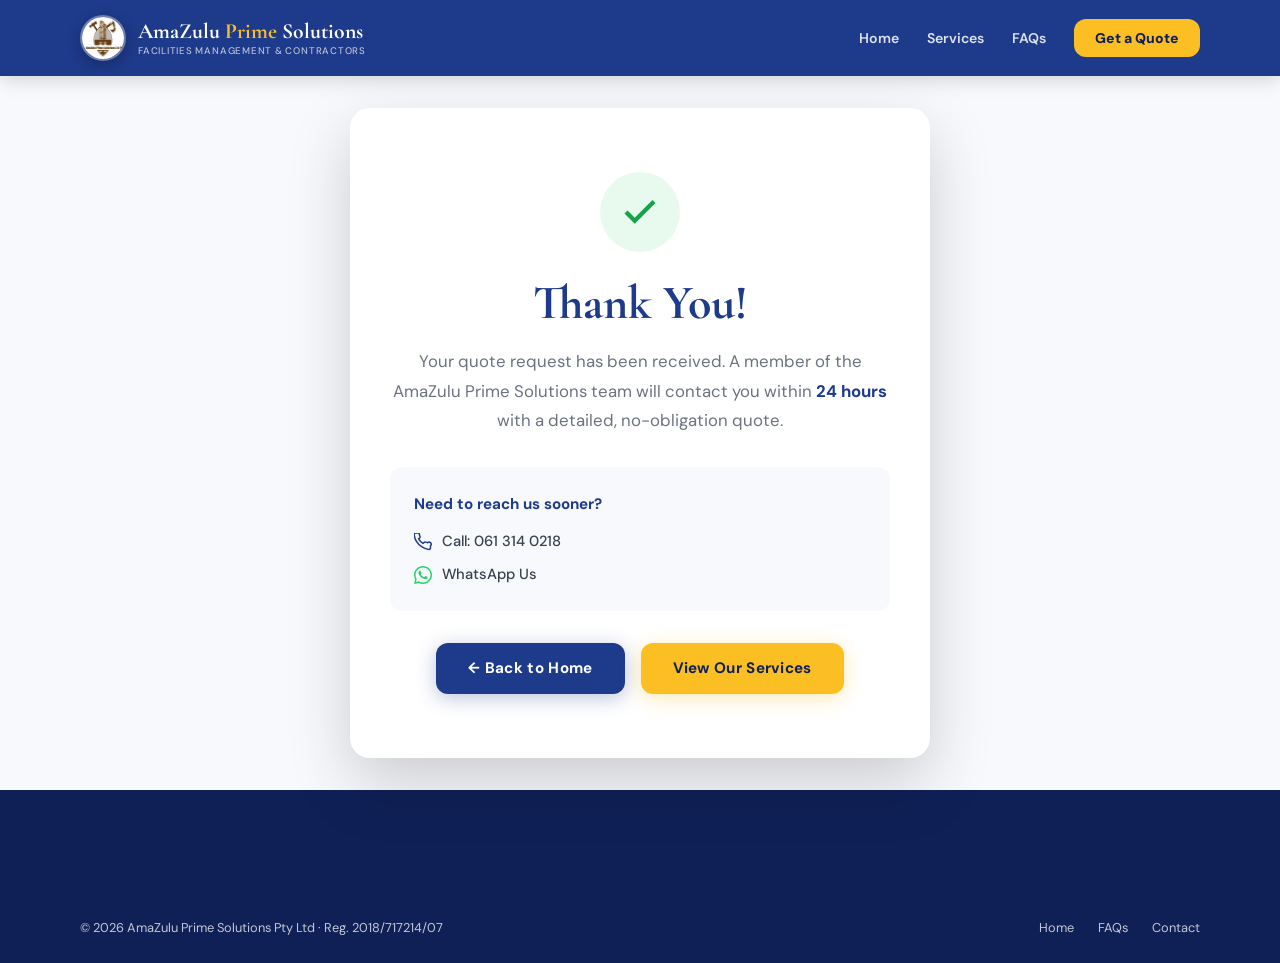
<file: thank-you.html>
<!DOCTYPE html>
<html lang="en">
<head>
  <meta charset="UTF-8"/>
  <meta name="viewport" content="width=device-width,initial-scale=1.0"/>
  <title>Thank You | AmaZulu Prime Solutions</title>
  <meta name="description" content="Thank you for contacting AmaZulu Prime Solutions. We'll be in touch within 24 hours with your free quote."/>
  <meta name="robots" content="noindex,nofollow"/>
  <link rel="preconnect" href="https://fonts.googleapis.com"/>
  <link rel="preconnect" href="https://fonts.gstatic.com" crossorigin/>
  <link href="https://fonts.googleapis.com/css2?family=Cormorant+Garamond:wght@600;700&family=DM+Sans:wght@400;500;600;700;800&display=swap" rel="stylesheet"/>
  <link rel="stylesheet" href="css/style.css"/>
  <link rel="icon" type="image/x-icon" href="images/favicon/favicon.ico"/>
  <link rel="icon" type="image/png" sizes="32x32" href="images/favicon/favicon-32x32.png"/>
  <link rel="icon" type="image/png" sizes="16x16" href="images/favicon/favicon-16x16.png"/>
  <link rel="apple-touch-icon" sizes="180x180" href="images/favicon/apple-touch-icon.png"/>
  <link rel="manifest" href="images/favicon/site.webmanifest"/>

  <meta name="google-site-verification" content="sttQN9YMMZxSJ2lCe7s1rqBzRoKyOybl5G00gCJvB2U"/>
  <script async src="https://www.googletagmanager.com/gtag/js?id=G-XXXXXXXXXX"></script>
  <script>
    window.dataLayer = window.dataLayer || [];
    function gtag(){dataLayer.push(arguments);}
    gtag('js', new Date());
    gtag('config', 'G-XXXXXXXXXX');
  </script>
</head>
<body>
<header class="nav">
  <div class="container nav-inner">
    <a href="index.html" class="nav-logo" aria-label="AmaZulu Prime Solutions Home">
      <img src="images/logo.jpeg" alt="AmaZulu Prime Solutions logo" class="nav-logo-img" loading="eager"/>
      <span class="nav-logo-text">
        AmaZulu <span>Prime</span> Solutions
        <small>Facilities Management &amp; Contractors</small>
      </span>
    </a>
    <nav class="nav-links">
      <a href="index.html">Home</a>
      <a href="index.html#services">Services</a>
      <a href="faq.html">FAQs</a>
      <a href="index.html#contact" class="nav-cta">Get a Quote</a>
    </nav>
    <button class="nav-hamburger" id="nav-hamburger" aria-label="Open menu">
      <svg xmlns="http://www.w3.org/2000/svg" width="22" height="22" fill="none" viewBox="0 0 24 24" stroke="currentColor" stroke-width="2.5"><line x1="3" y1="6" x2="21" y2="6"/><line x1="3" y1="12" x2="21" y2="12"/><line x1="3" y1="18" x2="21" y2="18"/></svg>
    </button>
  </div>
</header>
<div class="overlay" id="nav-overlay"></div>
<div class="mobile-menu" id="mobile-menu">
  <div class="mobile-menu-header">
    <span class="mobile-menu-logo">
      <img src="images/logo.jpeg" alt="AmaZulu Prime Solutions logo" class="mobile-logo-img" loading="lazy"/>
      <span>AmaZulu <span>Prime</span></span>
    </span>
    <button class="mobile-close" id="mobile-close" aria-label="Close menu">
      <svg xmlns="http://www.w3.org/2000/svg" width="20" height="20" fill="none" viewBox="0 0 24 24" stroke="currentColor" stroke-width="2.5"><line x1="18" y1="6" x2="6" y2="18"/><line x1="6" y1="6" x2="18" y2="18"/></svg>
    </button>
  </div>
  <nav class="mobile-nav-links">
    <a href="index.html">🏠 Home</a>
    <a href="hvac.html">❄️ HVAC Solutions</a>
    <a href="plumbing.html">🔧 Plumbing</a>
    <a href="electrical.html">⚡ Electrical</a>
    <a href="renovation.html">🏗️ Renovation</a>
    <a href="faq.html">❓ FAQs</a>
  </nav>
</div>

<main>
<section class="thank-you-section">
  <div class="container" style="display:flex;justify-content:center;padding:2rem 1.5rem;">
    <div class="thank-you-card">
      <div class="checkmark-circle">
        <svg xmlns="http://www.w3.org/2000/svg" width="42" height="42" fill="none" viewBox="0 0 24 24" stroke="currentColor" stroke-width="2.5"><polyline points="20 6 9 17 4 12"/></svg>
      </div>
      <h1 style="font-family:var(--font-display);color:var(--blue);font-size:clamp(2rem,5vw,3rem);margin-bottom:1rem;">Thank You!</h1>
      <p style="color:var(--gray-500);font-size:1.05rem;margin-bottom:2rem;">Your quote request has been received. A member of the AmaZulu Prime Solutions team will contact you within <strong style="color:var(--blue)">24 hours</strong> with a detailed, no-obligation quote.</p>
      <div style="background:var(--off-white);border-radius:var(--radius);padding:1.5rem;margin-bottom:2rem;text-align:left;">
        <p style="font-weight:700;color:var(--blue);margin-bottom:.75rem;font-size:.95rem;">Need to reach us sooner?</p>
        <div style="display:flex;flex-direction:column;gap:.6rem;">
          <a href="tel:+27613140218" style="display:flex;align-items:center;gap:.6rem;color:var(--gray-700);font-size:.92rem;font-weight:500">
            <svg xmlns="http://www.w3.org/2000/svg" width="18" height="18" fill="none" viewBox="0 0 24 24" stroke="var(--blue)" stroke-width="2"><path d="M22 16.92v3a2 2 0 01-2.18 2 19.79 19.79 0 01-8.63-3.07A19.5 19.5 0 013.07 10.8 19.79 19.79 0 01.22 2.18 2 2 0 012.22 0h3a2 2 0 012 1.72c.127.96.361 1.903.7 2.81a2 2 0 01-.45 2.11L6.09 7.91a16 16 0 006 6l1.27-1.27a2 2 0 012.11-.45c.907.339 1.85.573 2.81.7A2 2 0 0122 16.92z"/></svg>
            Call: 061 314 0218
          </a>
          <a href="https://wa.me/27613140218" target="_blank" rel="noopener" style="display:flex;align-items:center;gap:.6rem;color:var(--gray-700);font-size:.92rem;font-weight:500">
            <svg xmlns="http://www.w3.org/2000/svg" width="18" height="18" viewBox="0 0 24 24" fill="#25d366"><path d="M17.472 14.382c-.297-.149-1.758-.867-2.03-.967-.273-.099-.471-.148-.67.15-.197.297-.767.966-.94 1.164-.173.199-.347.223-.644.075-.297-.15-1.255-.463-2.39-1.475-.883-.788-1.48-1.761-1.653-2.059-.173-.297-.018-.458.13-.606.134-.133.298-.347.446-.52.149-.174.198-.298.298-.497.099-.198.05-.371-.025-.52-.075-.149-.669-1.612-.916-2.207-.242-.579-.487-.5-.669-.51-.173-.008-.371-.01-.57-.01-.198 0-.52.074-.792.372-.272.297-1.04 1.016-1.04 2.479 0 1.462 1.065 2.875 1.213 3.074.149.198 2.096 3.2 5.077 4.487.709.306 1.262.489 1.694.625.712.227 1.36.195 1.871.118.571-.085 1.758-.719 2.006-1.413.248-.694.248-1.289.173-1.413-.074-.124-.272-.198-.57-.347z"/><path d="M12 0C5.373 0 0 5.373 0 12c0 2.124.554 4.118 1.525 5.847L0 24l6.335-1.492C8.012 23.468 9.978 24 12 24c6.627 0 12-5.373 12-12S18.627 0 12 0zm0 22c-1.89 0-3.663-.497-5.192-1.367l-.372-.22-3.862.91.978-3.783-.242-.39A9.952 9.952 0 012 12C2 6.477 6.477 2 12 2s10 4.477 10 10-4.477 10-10 10z"/></svg>
            WhatsApp Us
          </a>
        </div>
      </div>
      <div style="display:flex;flex-wrap:wrap;gap:1rem;justify-content:center;">
        <a href="index.html" class="btn btn-blue">← Back to Home</a>
        <a href="index.html#services" class="btn btn-primary">View Our Services</a>
      </div>
    </div>
  </div>
</section>
</main>

<footer class="footer">
  <div class="container">
    <div class="footer-bottom" style="border-top:none;padding-top:3rem;">
      <span>© <span id="current-year"></span> AmaZulu Prime Solutions Pty Ltd · Reg. 2018/717214/07</span>
      <div class="footer-bottom-links"><a href="index.html">Home</a><a href="faq.html">FAQs</a><a href="index.html#contact">Contact</a></div>
    </div>
  </div>
</footer>

<script src="js/main.js"></script>
</body>
</html>
</file>
<file: css/style.css>
/* ==========================================================
   AMAZULU PRIME SOLUTIONS — MAIN STYLESHEET
   ========================================================== */
:root {
  --blue: #1e3a8a;
  --blue-dark: #0f2057;
  --blue-mid: #1a3278;
  --blue-light: #2d52c4;
  --gold: #fbbf24;
  --gold-dark: #d97706;
  --gold-light: #fde68a;
  --white: #ffffff;
  --off-white: #f8f9fc;
  --gray-50: #f9fafb;
  --gray-100: #f3f4f6;
  --gray-200: #e5e7eb;
  --gray-400: #9ca3af;
  --gray-500: #6b7280;
  --gray-700: #374151;
  --gray-900: #111827;
  --font-display: 'Cormorant Garamond', Georgia, serif;
  --font-body: 'DM Sans', 'Helvetica Neue', sans-serif;
  --radius: 12px;
  --radius-lg: 20px;
  --shadow-sm: 0 1px 3px rgba(0,0,0,.08);
  --shadow: 0 4px 16px rgba(0,0,0,.10);
  --shadow-lg: 0 10px 40px rgba(0,0,0,.14);
  --shadow-xl: 0 24px 64px rgba(0,0,0,.18);
  --transition: 0.3s cubic-bezier(0.4,0,0.2,1);
  --max-w: 1200px;
}
*,*::before,*::after{box-sizing:border-box;margin:0;padding:0}
html{scroll-behavior:smooth}
body{font-family:var(--font-body);color:#1a202c;background:var(--white);line-height:1.6;overflow-x:hidden}
img{max-width:100%;height:auto;display:block}
a{color:inherit;text-decoration:none}
ul{list-style:none}
button{cursor:pointer;border:none;background:none;font-family:inherit}
input,select,textarea{font-family:inherit}
h1{font-size:clamp(2.2rem,5vw,4rem);font-family:var(--font-display);font-weight:700;line-height:1.15}
h2{font-size:clamp(1.9rem,4vw,2.9rem);font-family:var(--font-display);font-weight:700;line-height:1.2}
h3{font-size:clamp(1.15rem,2.5vw,1.45rem);font-weight:700;line-height:1.3}
h4{font-size:1.05rem;font-weight:600}
p{font-size:1rem;line-height:1.75}
.container{max-width:var(--max-w);margin:0 auto;padding:0 1.5rem}
@media(min-width:768px){.container{padding:0 2rem}}
@media(min-width:1280px){.container{padding:0 2.5rem}}
.section{padding:5rem 0}
@media(min-width:768px){.section{padding:7rem 0}}
.section-label{display:inline-flex;align-items:center;gap:.5rem;font-size:.78rem;font-weight:700;letter-spacing:.15em;text-transform:uppercase;color:var(--gold-dark);background:rgba(251,191,36,.12);padding:.35rem .9rem;border-radius:100px;margin-bottom:1rem}
.section-label::before{content:'';width:6px;height:6px;background:var(--gold);border-radius:50%;display:block}
.btn{display:inline-flex;align-items:center;gap:.5rem;font-weight:700;font-size:.95rem;padding:.85rem 2rem;border-radius:var(--radius);transition:var(--transition);letter-spacing:.02em;border:none;cursor:pointer}
.btn-primary{background:var(--gold);color:var(--blue-dark);box-shadow:0 4px 20px rgba(251,191,36,.35)}
.btn-primary:hover{background:var(--gold-dark);transform:translateY(-2px);box-shadow:0 8px 28px rgba(251,191,36,.45)}
.btn-outline{border:2px solid rgba(255,255,255,.7);color:var(--white);background:transparent}
.btn-outline:hover{background:var(--white);color:var(--blue);border-color:var(--white)}
.btn-blue{background:var(--blue);color:var(--white);box-shadow:0 4px 20px rgba(30,58,138,.3)}
.btn-blue:hover{background:var(--blue-dark);transform:translateY(-2px)}
.btn-lg{padding:1.1rem 2.5rem;font-size:1.05rem}
/* NAV */
.nav{position:sticky;top:0;z-index:999;background:var(--blue);box-shadow:0 2px 20px rgba(0,0,0,.18)}
.nav-inner{display:flex;align-items:center;justify-content:space-between;height:76px;gap:.6rem}
.nav-logo{display:inline-flex;align-items:center;gap:.75rem;color:var(--white);min-width:0}
.nav-logo-img{width:46px;height:46px;border-radius:50%;object-fit:cover;border:2px solid rgba(255,255,255,.35);box-shadow:0 4px 14px rgba(0,0,0,.25);flex-shrink:0}
.nav-logo-text{font-family:var(--font-display);font-size:1.35rem;font-weight:700;line-height:1;display:block;white-space:nowrap}
.nav-logo-text span{color:var(--gold)}
.nav-logo-text small{display:block;font-family:var(--font-body);font-size:.6rem;font-weight:500;color:rgba(255,255,255,.68);letter-spacing:.08em;text-transform:uppercase;margin-top:.22rem;white-space:normal}
.nav-links{display:none;align-items:center;gap:1.75rem}
@media(min-width:1024px){.nav-links{display:flex}}
.nav-links a{font-weight:600;font-size:.88rem;color:rgba(255,255,255,.85);transition:color var(--transition);position:relative}
.nav-links a::after{content:'';position:absolute;bottom:-3px;left:0;width:0;height:2px;background:var(--gold);transition:width var(--transition)}
.nav-links a:hover,.nav-links a.active{color:var(--gold)}
.nav-links a:hover::after,.nav-links a.active::after{width:100%}
.nav-cta{padding:.5rem 1.3rem!important;background:var(--gold)!important;color:var(--blue-dark)!important;border-radius:var(--radius);font-weight:800!important}
.nav-cta::after{display:none!important}
.nav-cta:hover{background:var(--gold-dark)!important;transform:translateY(-1px);box-shadow:0 4px 12px rgba(251,191,36,.4)}
.nav-hamburger{display:flex;align-items:center;justify-content:center;width:42px;height:42px;border-radius:8px;background:rgba(255,255,255,.08);color:var(--white);transition:background var(--transition)}
.nav-hamburger:hover{background:rgba(255,255,255,.16)}
@media(min-width:1024px){.nav-hamburger{display:none}}
.mobile-menu{position:fixed;top:0;right:0;width:300px;height:100%;background:var(--blue-dark);z-index:1000;transform:translateX(100%);transition:transform .4s cubic-bezier(.4,0,.2,1);overflow-y:auto;padding:2rem 1.5rem}
.mobile-menu.open{transform:translateX(0)}
.mobile-menu-header{display:flex;justify-content:space-between;align-items:center;margin-bottom:2.5rem}
.mobile-menu-logo{display:flex;align-items:center;gap:.65rem;font-family:var(--font-display);font-size:1.25rem;font-weight:700;color:var(--white)}
.mobile-logo-img{width:36px;height:36px;border-radius:50%;object-fit:cover;border:2px solid rgba(255,255,255,.35)}
.mobile-menu-logo span{color:var(--gold)}
.mobile-menu-logo > span{color:var(--white)}
.mobile-close{color:var(--white);padding:.4rem;border-radius:6px;background:rgba(255,255,255,.1);display:flex;align-items:center;justify-content:center}
.mobile-nav-links{display:flex;flex-direction:column;gap:.25rem}
.mobile-nav-links a{padding:.85rem 1rem;font-weight:600;font-size:1rem;color:rgba(255,255,255,.85);border-radius:8px;transition:var(--transition);display:flex;align-items:center;gap:.75rem}
.mobile-nav-links a:hover,.mobile-nav-links a.active{background:rgba(255,255,255,.08);color:var(--gold)}
.mobile-nav-cta{margin-top:1.5rem;display:block;text-align:center;background:var(--gold);color:var(--blue-dark);font-weight:800;padding:1rem;border-radius:var(--radius);font-size:1rem}
.overlay{position:fixed;inset:0;background:rgba(0,0,0,.5);z-index:999;opacity:0;pointer-events:none;transition:opacity .3s}
.overlay.show{opacity:1;pointer-events:auto}
/* HERO */
.hero{position:relative;min-height:90vh;display:flex;align-items:center;overflow:hidden;background:var(--blue-dark)}
.hero-slides{position:absolute;inset:0}
.hero-slide{position:absolute;inset:0;opacity:0;transition:opacity 1.4s ease}
.hero-slide.active{opacity:1}
.hero-slide img{width:100%;height:100%;object-fit:cover}
.hero-overlay{position:absolute;inset:0;background:linear-gradient(135deg,rgba(10,26,73,.93) 0%,rgba(30,58,138,.82) 55%,rgba(15,32,87,.72) 100%)}
.hero-pattern{position:absolute;inset:0;background-image:radial-gradient(circle at 20% 80%,rgba(251,191,36,.07) 0%,transparent 50%),radial-gradient(circle at 80% 20%,rgba(45,82,196,.15) 0%,transparent 40%);pointer-events:none}
.hero-content{position:relative;z-index:2;color:var(--white);max-width:760px}
.hero-badge{display:inline-flex;align-items:center;gap:.5rem;background:rgba(251,191,36,.15);border:1px solid rgba(251,191,36,.4);color:var(--gold);font-size:.76rem;font-weight:700;letter-spacing:.12em;text-transform:uppercase;padding:.4rem 1rem;border-radius:100px;margin-bottom:1.5rem}
.hero-title{color:var(--white);margin-bottom:1.25rem}
.hero-title .accent{color:var(--gold)}
.hero-subtitle{font-size:clamp(1rem,2vw,1.18rem);color:rgba(255,255,255,.8);max-width:580px;margin-bottom:2.5rem;line-height:1.75}
.hero-buttons{display:flex;flex-wrap:wrap;gap:1rem;margin-bottom:3rem}
.hero-stats{display:grid;grid-template-columns:repeat(3,1fr);gap:1.5rem;max-width:480px}
@media(max-width:480px){.hero-stats{grid-template-columns:1fr 1fr}}
.hero-stat-item{border-left:2px solid rgba(251,191,36,.4);padding-left:.85rem}
.hero-stat-num{font-family:var(--font-display);font-size:2rem;font-weight:700;color:var(--gold);line-height:1}
.hero-stat-label{font-size:.73rem;color:rgba(255,255,255,.6);margin-top:.2rem}
.hero-dots{display:flex;gap:.5rem;position:absolute;bottom:2rem;left:50%;transform:translateX(-50%);z-index:3}
.hero-dot{width:8px;height:8px;border-radius:50%;background:rgba(255,255,255,.4);cursor:pointer;transition:var(--transition)}
.hero-dot.active{background:var(--gold);width:24px;border-radius:4px}
/* TRUST BAR */
.trust-bar{background:var(--white);box-shadow:0 4px 24px rgba(0,0,0,.08);position:relative;z-index:10;padding:1.5rem 0}
.trust-bar-inner{display:grid;grid-template-columns:repeat(2,1fr);gap:1rem}
@media(min-width:640px){.trust-bar-inner{grid-template-columns:repeat(4,1fr)}}
.trust-item{display:flex;align-items:center;gap:.75rem;padding:.5rem .75rem}
.trust-icon{width:44px;height:44px;border-radius:10px;background:rgba(30,58,138,.08);display:flex;align-items:center;justify-content:center;flex-shrink:0}
.trust-icon svg{color:var(--blue)}
.trust-text strong{display:block;font-size:.86rem;font-weight:700;color:var(--gray-900)}
.trust-text span{font-size:.76rem;color:var(--gray-500)}
/* SERVICE CARDS */
.services-section{background:var(--off-white)}
.section-header{margin-bottom:3.5rem}
.section-title{color:var(--blue);margin-bottom:1rem}
.section-desc{color:var(--gray-500);max-width:560px;margin:0 auto;font-size:1.05rem}
.services-grid{display:grid;grid-template-columns:1fr;gap:1.75rem}
@media(min-width:640px){.services-grid{grid-template-columns:repeat(2,1fr)}}
@media(min-width:1024px){.services-grid{grid-template-columns:repeat(4,1fr)}}
.service-card{background:var(--white);border-radius:var(--radius-lg);overflow:hidden;box-shadow:var(--shadow);transition:var(--transition);display:flex;flex-direction:column;border:1px solid var(--gray-200)}
.service-card:hover{transform:translateY(-6px);box-shadow:var(--shadow-xl)}
.service-card-img{position:relative;overflow:hidden;height:200px}
.service-card-img img{width:100%;height:100%;object-fit:cover;transition:transform .6s ease}
.service-card:hover .service-card-img img{transform:scale(1.06)}
.service-card-badge{position:absolute;top:1rem;left:1rem;background:var(--gold);color:var(--blue-dark);font-size:.68rem;font-weight:800;letter-spacing:.1em;text-transform:uppercase;padding:.3rem .75rem;border-radius:100px}
.service-card-body{padding:1.5rem;flex:1;display:flex;flex-direction:column}
.service-card-icon{width:48px;height:48px;border-radius:11px;background:rgba(30,58,138,.07);display:flex;align-items:center;justify-content:center;margin-bottom:.85rem}
.service-card-icon svg{color:var(--blue)}
.service-card-title{color:var(--blue);margin-bottom:.5rem;font-size:1.15rem}
.service-card-desc{color:var(--gray-500);font-size:.88rem;margin-bottom:1.25rem;flex:1;line-height:1.7}
.service-card-link{display:inline-flex;align-items:center;gap:.4rem;font-weight:700;font-size:.86rem;color:var(--blue);transition:gap var(--transition),color var(--transition)}
.service-card-link:hover{gap:.7rem;color:var(--blue-light)}
/* WHY SECTION */
.why-section{background:var(--blue);color:var(--white)}
.why-section .section-title{color:var(--gold)}
.why-section .section-desc{color:rgba(255,255,255,.75)}
.why-grid{display:grid;grid-template-columns:1fr;gap:1.5rem}
@media(min-width:640px){.why-grid{grid-template-columns:repeat(2,1fr)}}
@media(min-width:1024px){.why-grid{grid-template-columns:repeat(3,1fr)}}
.why-card{background:rgba(255,255,255,.06);border:1px solid rgba(255,255,255,.1);border-radius:var(--radius-lg);padding:2rem;transition:var(--transition)}
.why-card:hover{background:rgba(255,255,255,.1);transform:translateY(-4px)}
.why-icon{width:58px;height:58px;border-radius:13px;background:rgba(251,191,36,.15);display:flex;align-items:center;justify-content:center;margin-bottom:1.25rem}
.why-icon svg{color:var(--gold)}
.why-card h3{color:var(--white);margin-bottom:.6rem;font-size:1.1rem}
.why-card p{color:rgba(255,255,255,.65);font-size:.9rem}
/* ABOUT */
.about-section{background:var(--white)}
.about-img-wrapper{position:relative;border-radius:var(--radius-lg);overflow:hidden}
.about-img-wrapper img{width:100%;height:460px;object-fit:cover}
.about-img-badge{position:absolute;bottom:1.5rem;left:1.5rem;right:1.5rem;background:rgba(10,26,73,.92);backdrop-filter:blur(12px);border-radius:var(--radius);padding:1.2rem 1.5rem;display:flex;align-items:center;gap:1rem;border:1px solid rgba(251,191,36,.3)}
.about-img-badge-icon{width:46px;height:46px;border-radius:10px;background:rgba(251,191,36,.2);display:flex;align-items:center;justify-content:center;flex-shrink:0}
.about-img-badge-icon svg{color:var(--gold)}
.about-img-badge strong{color:var(--white);font-size:.95rem;display:block}
.about-img-badge span{color:rgba(255,255,255,.65);font-size:.8rem}
.about-content{display:flex;flex-direction:column;justify-content:center;gap:1.75rem}
.about-2col{display:grid;grid-template-columns:1fr;gap:3rem;align-items:center}
@media(min-width:900px){.about-2col{grid-template-columns:1fr 1fr}}
.about-stat-grid{display:grid;grid-template-columns:repeat(2,1fr);gap:1rem}
.about-stat{background:var(--off-white);border-radius:var(--radius);padding:1.25rem;border-left:3px solid var(--gold)}
.about-stat-num{font-family:var(--font-display);font-size:2rem;font-weight:700;color:var(--blue);line-height:1}
.about-stat-label{font-size:.8rem;color:var(--gray-500);margin-top:.3rem}
.about-features{display:flex;flex-direction:column;gap:.75rem}
.about-feature{display:flex;align-items:flex-start;gap:.75rem;padding:.75rem 1rem;background:var(--off-white);border-radius:8px}
.about-feature-icon{width:28px;height:28px;border-radius:6px;background:var(--blue);display:flex;align-items:center;justify-content:center;flex-shrink:0;margin-top:1px}
.about-feature-icon svg{color:var(--gold)}
.about-feature strong{display:block;font-size:.88rem;color:var(--gray-900)}
.about-feature span{font-size:.8rem;color:var(--gray-500)}
/* TESTIMONIALS */
.testimonials-section{background:var(--off-white)}
.reviews-grid{display:grid;grid-template-columns:1fr;gap:1.5rem}
@media(min-width:640px){.reviews-grid{grid-template-columns:repeat(2,1fr)}}
@media(min-width:1024px){.reviews-grid{grid-template-columns:repeat(3,1fr)}}
.testimonial-card{background:var(--white);border-radius:var(--radius-lg);padding:2rem;box-shadow:var(--shadow);border-bottom:4px solid var(--gold);transition:var(--transition);display:flex;flex-direction:column}
.testimonial-card:hover{transform:translateY(-4px);box-shadow:var(--shadow-lg)}
.stars{display:flex;gap:.2rem;margin-bottom:1rem}
.star{color:var(--gold);font-size:1rem}
.testimonial-quote{font-style:italic;color:var(--gray-700);font-size:.93rem;line-height:1.8;flex:1;margin-bottom:1.5rem;position:relative;padding-left:1.5rem}
.testimonial-quote::before{content:'\201C';position:absolute;left:0;top:-.3rem;font-family:var(--font-display);font-size:2.5rem;color:var(--gold);line-height:1}
.testimonial-author strong{color:var(--blue);font-size:.92rem;display:block}
.testimonial-author span{color:var(--gray-400);font-size:.8rem}
/* CTA */
.cta-section{background:linear-gradient(135deg,var(--blue-dark) 0%,var(--blue) 60%,var(--blue-light) 100%);position:relative;overflow:hidden;text-align:center;color:var(--white)}
.cta-section::before{content:'';position:absolute;inset:0;background:radial-gradient(circle at 70% 50%,rgba(251,191,36,.08) 0%,transparent 60%)}
.cta-section .container{position:relative;z-index:1}
.cta-section h2{color:var(--white);margin-bottom:1rem}
.cta-section p{color:rgba(255,255,255,.75);max-width:560px;margin:0 auto 2rem;font-size:1.05rem}
.cta-buttons{display:flex;flex-wrap:wrap;gap:1rem;justify-content:center}
/* CONTACT */
.contact-section{background:var(--off-white)}
.contact-grid{display:grid;grid-template-columns:1fr;gap:3rem}
@media(min-width:900px){.contact-grid{grid-template-columns:1.1fr 1.6fr}}
.contact-info{display:flex;flex-direction:column;gap:1.5rem}
.contact-detail{display:flex;align-items:flex-start;gap:1rem}
.contact-detail-icon{width:46px;height:46px;background:rgba(30,58,138,.08);border-radius:12px;display:flex;align-items:center;justify-content:center;flex-shrink:0}
.contact-detail-icon svg{color:var(--blue)}
.contact-detail strong{color:var(--gray-900);font-size:.88rem;display:block;margin-bottom:.2rem}
.contact-detail a,.contact-detail p{color:var(--gray-500);font-size:.9rem}
.contact-detail a:hover{color:var(--blue)}
.contact-form-wrap{background:var(--white);border-radius:var(--radius-lg);padding:2.5rem;box-shadow:var(--shadow-xl);border:1px solid var(--gray-200)}
.form-group{margin-bottom:1.2rem}
.form-row{display:grid;grid-template-columns:1fr;gap:1.2rem}
@media(min-width:480px){.form-row{grid-template-columns:repeat(2,1fr)}}
.form-label{display:block;font-size:.83rem;font-weight:600;color:var(--gray-700);margin-bottom:.4rem}
.form-input{width:100%;padding:.82rem 1rem;border:1.5px solid var(--gray-200);border-radius:var(--radius);font-size:.93rem;color:var(--gray-900);background:var(--white);transition:border-color var(--transition),box-shadow var(--transition);outline:none;-webkit-appearance:none;appearance:none}
.form-input:focus{border-color:var(--blue);box-shadow:0 0 0 3px rgba(30,58,138,.1)}
textarea.form-input{resize:vertical;min-height:130px}
select.form-input{cursor:pointer}
.form-submit{width:100%;padding:1.1rem;background:var(--gold);color:var(--blue-dark);font-size:1.02rem;font-weight:800;border-radius:var(--radius);border:none;cursor:pointer;transition:var(--transition);display:flex;align-items:center;justify-content:center;gap:.6rem;margin-top:.5rem;box-shadow:0 4px 20px rgba(251,191,36,.3)}
.form-submit:hover{background:var(--gold-dark);transform:translateY(-2px);box-shadow:0 8px 28px rgba(251,191,36,.4)}
/* PAGE HERO */
.page-hero{position:relative;min-height:52vh;display:flex;align-items:center;overflow:hidden;background:var(--blue-dark)}
.page-hero-img{position:absolute;inset:0}
.page-hero-img img{width:100%;height:100%;object-fit:cover}
.page-hero-overlay{position:absolute;inset:0;background:linear-gradient(135deg,rgba(10,26,73,.92) 0%,rgba(30,58,138,.80) 100%)}
.page-hero-content{position:relative;z-index:2;color:var(--white)}
.page-hero-content h1{color:var(--white);margin-bottom:1rem}
.page-hero-content p{color:rgba(255,255,255,.8);max-width:580px;font-size:1.1rem;margin-bottom:2rem}
.breadcrumb{display:flex;align-items:center;gap:.5rem;font-size:.8rem;color:rgba(255,255,255,.6);margin-bottom:1.25rem}
.breadcrumb a{color:rgba(255,255,255,.6);transition:color var(--transition)}
.breadcrumb a:hover{color:var(--gold)}
.breadcrumb-sep{color:rgba(255,255,255,.3)}
/* SERVICE PAGE FEATURES */
.service-features-grid{display:grid;grid-template-columns:1fr;gap:1.5rem}
@media(min-width:600px){.service-features-grid{grid-template-columns:repeat(2,1fr)}}
@media(min-width:900px){.service-features-grid{grid-template-columns:repeat(3,1fr)}}
.feature-item{display:flex;gap:1rem;padding:1.5rem;background:var(--white);border-radius:var(--radius);box-shadow:var(--shadow-sm);border:1px solid var(--gray-100);transition:var(--transition)}
.feature-item:hover{transform:translateY(-2px);box-shadow:var(--shadow)}
.feature-icon{width:48px;height:48px;border-radius:10px;background:rgba(30,58,138,.07);display:flex;align-items:center;justify-content:center;flex-shrink:0}
.feature-icon svg{color:var(--blue)}
.feature-text h4{color:var(--blue);margin-bottom:.3rem;font-size:.98rem}
.feature-text p{color:var(--gray-500);font-size:.86rem;line-height:1.6}
/* PROCESS STEPS */
.process-steps{display:flex;flex-direction:column;gap:1.5rem;position:relative}
.process-steps::before{content:'';position:absolute;left:23px;top:3rem;width:2px;height:calc(100% - 4rem);background:linear-gradient(to bottom,var(--blue) 0%,rgba(30,58,138,.1) 100%)}
@media(min-width:768px){.process-steps{flex-direction:row;gap:0}.process-steps::before{display:none}}
.process-step{display:flex;align-items:flex-start;gap:1.25rem;position:relative}
@media(min-width:768px){.process-step{flex-direction:column;align-items:center;text-align:center;flex:1;padding:0 1rem}.process-step:not(:last-child)::after{content:'';position:absolute;top:22px;right:-50%;width:100%;height:2px;background:var(--gray-200)}}
.process-num{width:48px;height:48px;border-radius:50%;background:var(--blue);color:var(--white);font-weight:800;font-size:1.1rem;display:flex;align-items:center;justify-content:center;flex-shrink:0;position:relative;z-index:1;font-family:var(--font-display)}
.process-step h4{color:var(--blue);margin-bottom:.3rem;font-size:.93rem}
.process-step p{color:var(--gray-500);font-size:.83rem}
/* FOOTER */
.footer{background:var(--blue-dark);color:rgba(255,255,255,.75);padding:5rem 0 0}
.footer-top{display:grid;grid-template-columns:1fr;gap:3rem;padding-bottom:4rem;border-bottom:1px solid rgba(255,255,255,.1)}
@media(min-width:640px){.footer-top{grid-template-columns:repeat(2,1fr)}}
@media(min-width:1024px){.footer-top{grid-template-columns:1.8fr 1fr 1fr 1fr}}
.footer-brand h3{font-family:var(--font-display);font-size:1.55rem;color:var(--white);margin-bottom:.5rem}
.footer-brand h3 span{color:var(--gold)}
.footer-brand p{font-size:.86rem;line-height:1.75;max-width:280px;margin:.75rem 0 1.5rem}
.footer-badge{display:inline-flex;align-items:center;gap:.5rem;background:rgba(251,191,36,.12);border:1px solid rgba(251,191,36,.3);color:var(--gold);font-size:.76rem;font-weight:700;padding:.35rem .85rem;border-radius:100px}
.footer-col h4{color:var(--white);font-size:.93rem;font-weight:700;margin-bottom:1.25rem;letter-spacing:.03em}
.footer-links li{margin-bottom:.6rem}
.footer-links a{font-size:.86rem;transition:color var(--transition)}
.footer-links a:hover{color:var(--gold)}
.footer-contact-item{display:flex;align-items:flex-start;gap:.75rem;margin-bottom:.85rem}
.footer-contact-item svg{color:var(--gold);flex-shrink:0;margin-top:2px}
.footer-contact-item a,.footer-contact-item span{font-size:.83rem}
.footer-contact-item a:hover{color:var(--gold)}
.footer-bottom{padding:1.5rem 0;display:flex;flex-wrap:wrap;align-items:center;justify-content:space-between;gap:.75rem;font-size:.8rem}
.footer-bottom-links{display:flex;gap:1.5rem;flex-wrap:wrap}
.footer-bottom-links a:hover{color:var(--gold)}
/* WA FLOAT */
.wa-float{position:fixed;bottom:2rem;right:2rem;width:56px;height:56px;background:#25d366;border-radius:50%;display:flex;align-items:center;justify-content:center;box-shadow:0 4px 16px rgba(0,0,0,.25);z-index:900;transition:transform var(--transition),box-shadow var(--transition);color:white}
.wa-float:hover{transform:scale(1.1) translateY(-2px);box-shadow:0 8px 28px rgba(37,211,102,.4)}
/* ANIMATIONS */
.animate-up{opacity:0;transform:translateY(28px);transition:opacity .7s ease,transform .7s ease}
.animate-up.visible{opacity:1;transform:translateY(0)}
.animate-fade{opacity:0;transition:opacity .7s ease}
.animate-fade.visible{opacity:1}
.delay-1{transition-delay:.1s}.delay-2{transition-delay:.2s}.delay-3{transition-delay:.3s}
.delay-4{transition-delay:.4s}.delay-5{transition-delay:.5s}.delay-6{transition-delay:.6s}
/* THANK YOU */
.thank-you-section{min-height:70vh;display:flex;align-items:center;justify-content:center;text-align:center;background:var(--off-white)}
.thank-you-card{background:var(--white);border-radius:var(--radius-lg);padding:4rem 2.5rem;box-shadow:var(--shadow-xl);max-width:580px;width:100%}
.checkmark-circle{width:80px;height:80px;border-radius:50%;background:rgba(34,197,94,.1);display:flex;align-items:center;justify-content:center;margin:0 auto 1.5rem}
.checkmark-circle svg{color:#16a34a}
/* Helpers */
.text-center{text-align:center}
.bg-off-white{background:var(--off-white)}

.faq-wrap{max-width:900px}
.faq-list{display:flex;flex-direction:column;gap:1rem;margin-top:2rem}
.faq-item{background:var(--white);border:1px solid var(--gray-200);border-radius:var(--radius);padding:1rem 1.2rem;box-shadow:var(--shadow-sm)}
.faq-item summary{cursor:pointer;font-weight:700;color:var(--blue);line-height:1.5;list-style:none;padding-right:1.2rem;position:relative}
.faq-item summary::-webkit-details-marker{display:none}
.faq-item summary::after{content:'+';position:absolute;right:0;top:0;color:var(--blue-light);font-size:1.3rem;line-height:1}
.faq-item[open] summary::after{content:'−'}
.faq-item p{margin-top:.75rem;color:var(--gray-700);font-size:.95rem;line-height:1.7}
.faq-preview{background:var(--off-white)}
@media(max-width:640px){
  .nav-inner{height:72px}
  .nav-logo-img{width:40px;height:40px}
  .nav-logo-text{font-size:1.08rem}
  .nav-logo-text small{font-size:.52rem;letter-spacing:.06em}
}
</file>
